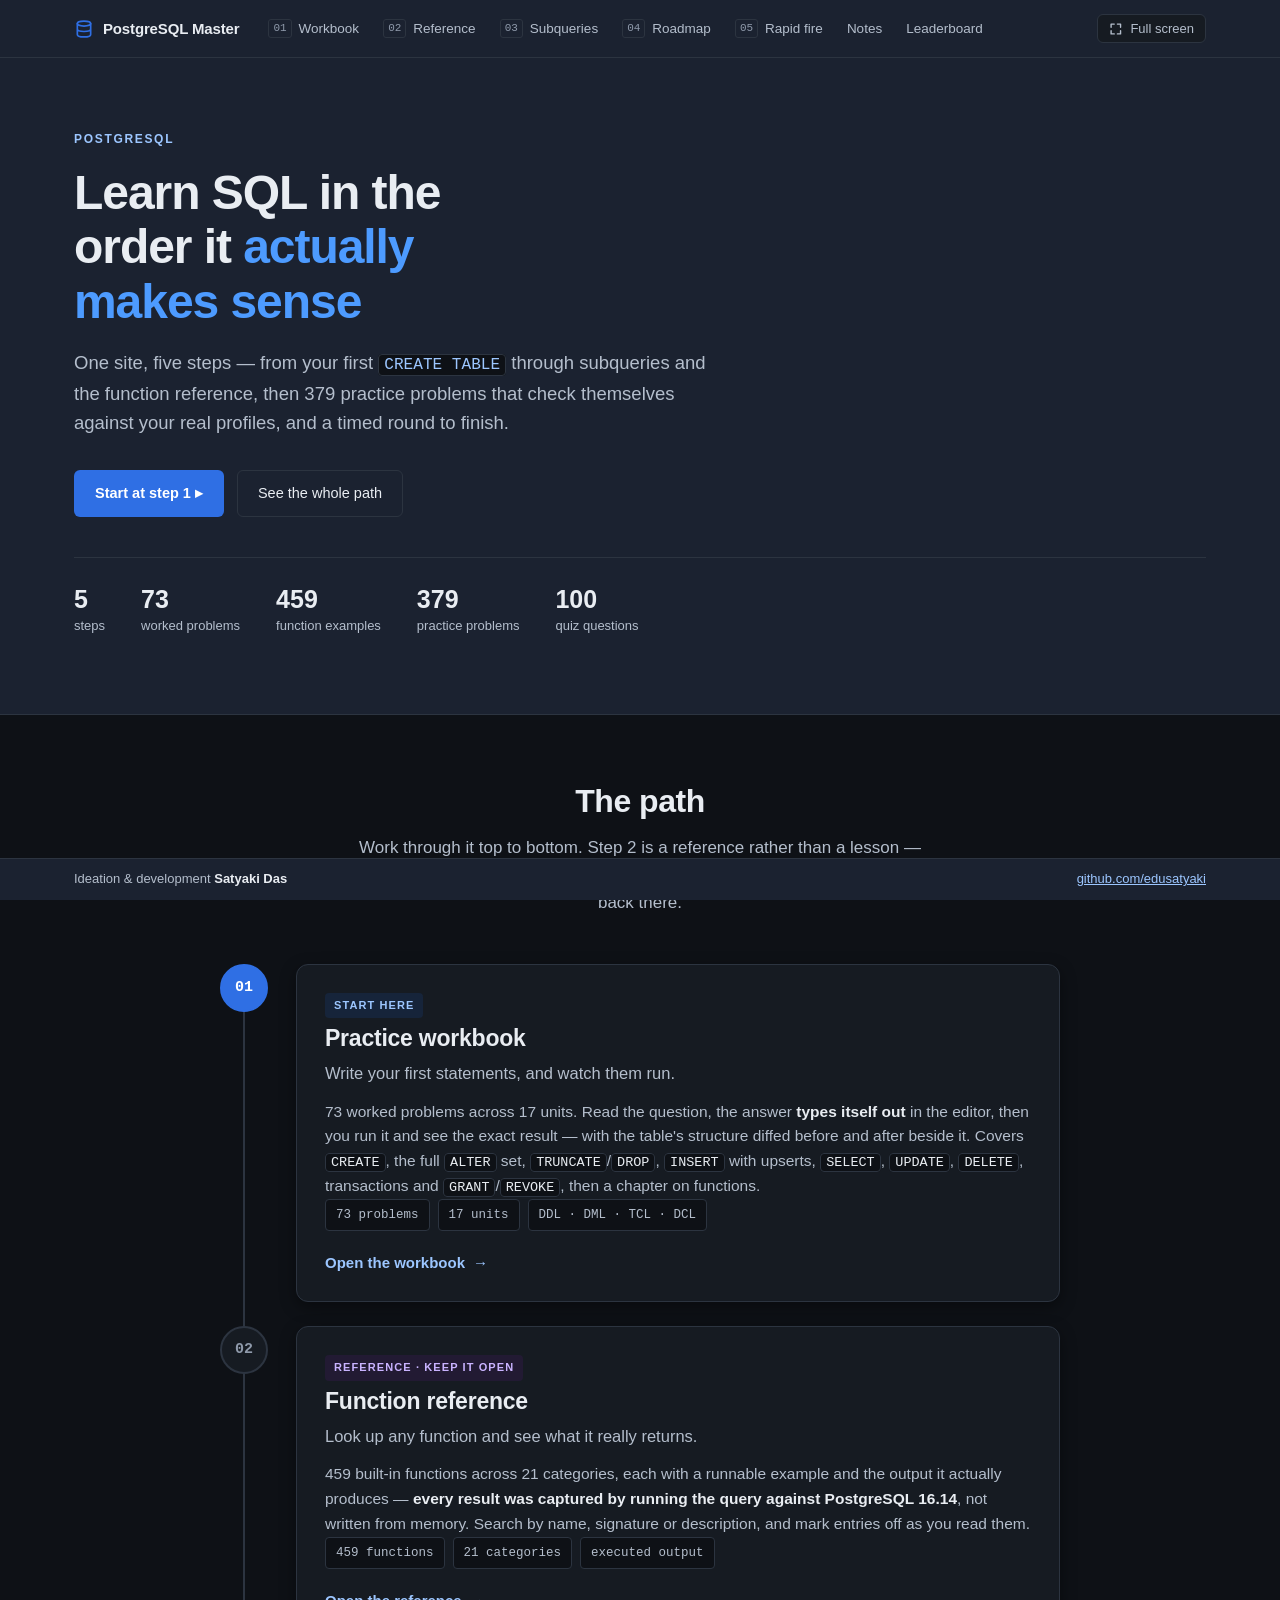
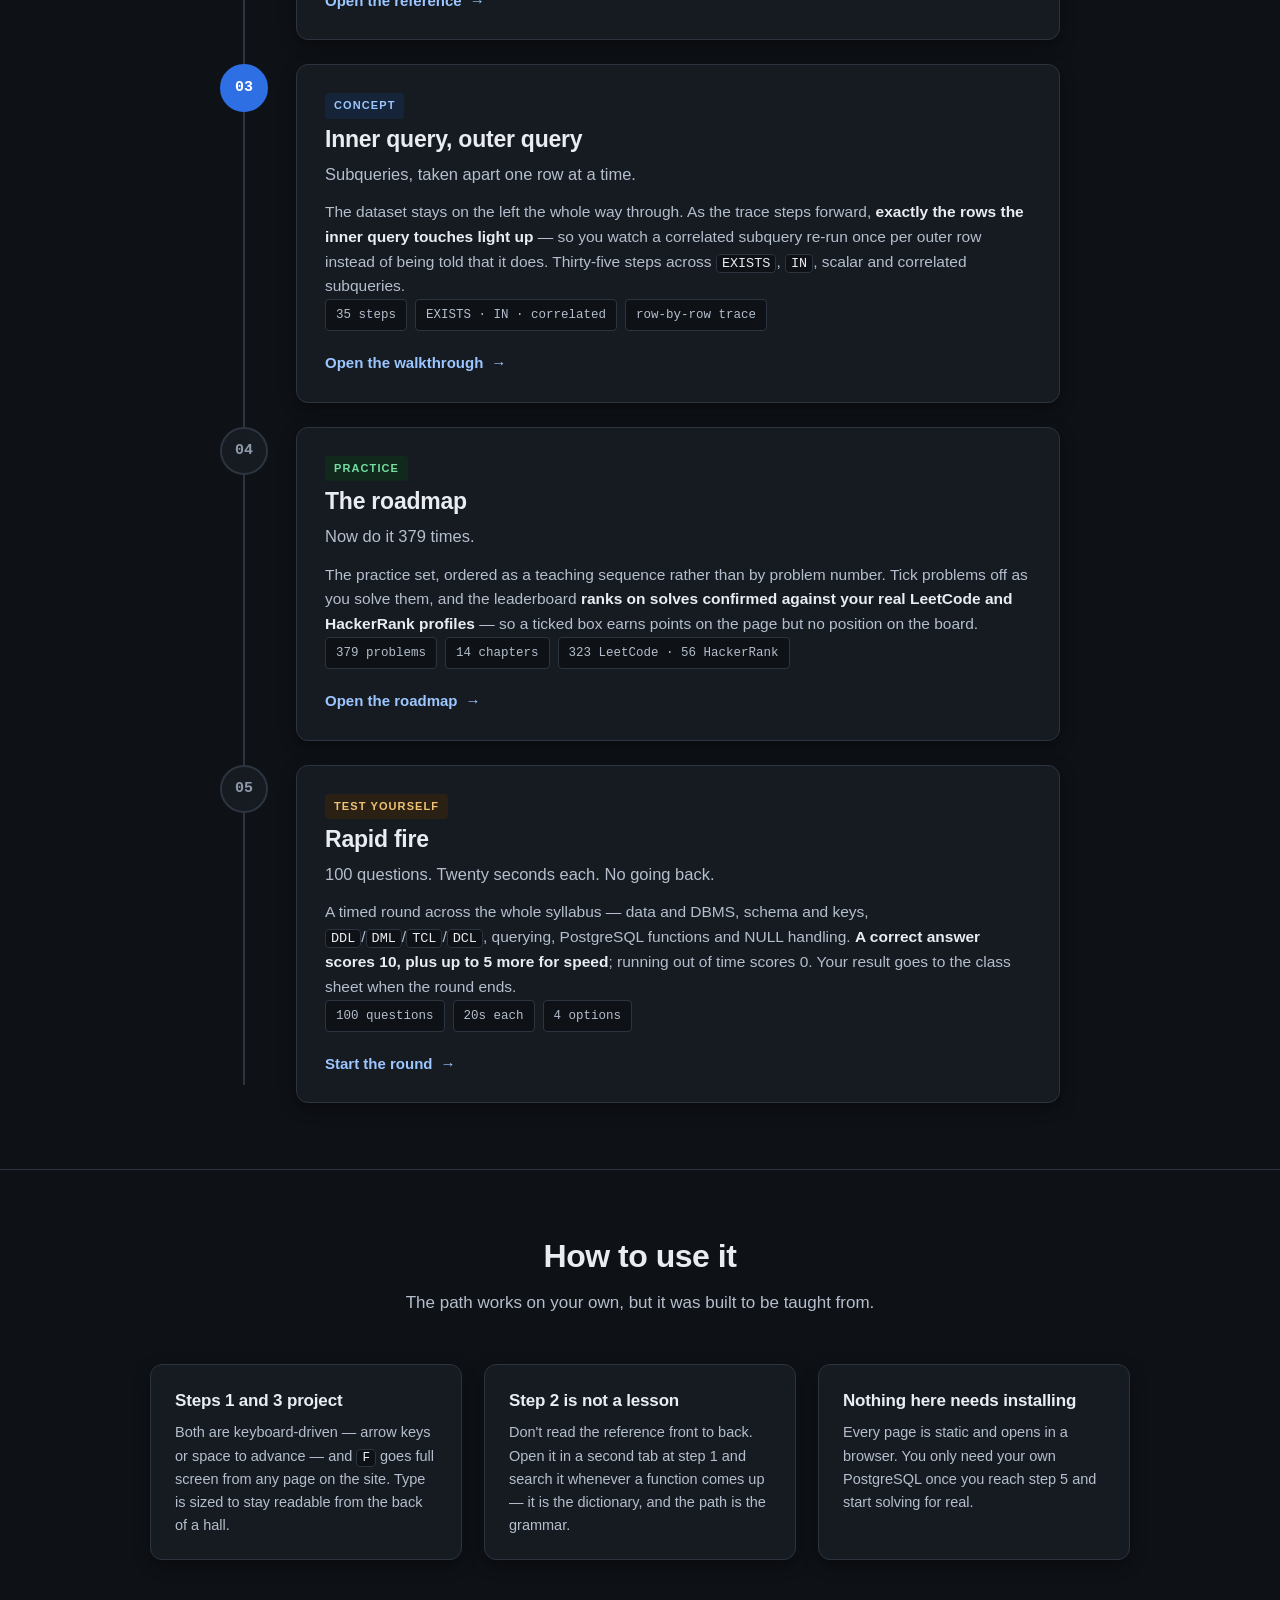
<file: index.html>
<!DOCTYPE html>
<html lang="en">
<head>
<meta charset="utf-8">
<meta name="viewport" content="width=device-width, initial-scale=1">
<title>PostgreSQL Master — the SQL course</title>
<meta name="description" content="One site, five steps: write your first statements, look up any function, take subqueries apart, practise across 379 tracked problems, then sit a timed round.">
<meta property="og:title" content="PostgreSQL Master — the SQL course">
<meta property="og:description" content="From CREATE TABLE to subqueries to 379 tracked practice problems — one site, in teaching order.">
<meta property="og:type" content="website">
<meta property="og:url" content="https://edusatyaki.github.io/PGSQLMaaster/">
<link rel="icon" href="data:image/svg+xml,%3Csvg xmlns='http://www.w3.org/2000/svg' viewBox='0 0 24 24' fill='none' stroke='%234d9bff' stroke-width='2'%3E%3Cellipse cx='12' cy='5.5' rx='8' ry='3'/%3E%3Cpath d='M4 5.5v13c0 1.7 3.6 3 8 3s8-1.3 8-3v-13M4 12c0 1.7 3.6 3 8 3s8-1.3 8-3'/%3E%3C/svg%3E">
<link rel="stylesheet" href="assets/theme.css">
<style>
.hero{background:var(--band); color:var(--band-fg); padding:72px 0 78px;
      border-bottom:1px solid var(--line)}
.hero .eyebrow{font-size:12px; font-weight:700; letter-spacing:.14em; text-transform:uppercase; color:var(--accent-deep); margin-bottom:17px}
.hero h1{font-size:48px; line-height:1.13; font-weight:600; letter-spacing:-.022em; max-width:16ch}
.hero h1 span{color:var(--accent)}
.hero p{margin-top:19px; font-size:18.5px; color:var(--ink-2); max-width:62ch}
.hero code{background:var(--ground); border-color:var(--line); color:var(--accent-deep)}
.hero-cta{display:flex; flex-wrap:wrap; gap:13px; margin-top:32px}
.hero-meta{margin-top:40px; padding-top:25px; border-top:1px solid var(--line); display:flex; flex-wrap:wrap; gap:36px}
.hero-meta div{font-size:13px; color:var(--ink-2)}
.hero-meta b{display:block; font-size:25px; color:var(--ink); font-weight:600; line-height:1.3}

.path{position:relative; max-width:840px; margin:0 auto; list-style:none}
.path::before{content:""; position:absolute; left:23px; top:18px; bottom:18px; width:2px; background:var(--line)}
.step{position:relative; padding-left:76px; padding-bottom:24px}
.step:last-child{padding-bottom:0}
.num{
  position:absolute; left:0; top:0; width:48px; height:48px; border-radius:50%;
  background:var(--white); border:2px solid var(--line); color:var(--ink-3);
  font-family:var(--mono); font-size:15px; font-weight:700;
  display:flex; align-items:center; justify-content:center; z-index:1;
}
.step.is-core .num{background:var(--accent-solid); border-color:var(--accent-solid); color:#fff}
.step .card{transition:box-shadow .18s ease, border-color .18s ease, transform .18s ease}
.step .card:hover{box-shadow:var(--shadow-lift); border-color:var(--accent-line); transform:translateY(-2px)}
.card h3{font-size:23px; margin-top:2px}
.card .lede{margin-top:3px; font-size:16.5px; color:var(--ink-2)}
.card p.body{margin-top:13px; color:var(--ink-2); font-size:15.5px}
.card p.body b{color:var(--ink)}
.go{display:inline-flex; align-items:center; gap:8px; margin-top:20px; font-size:15px; font-weight:700; color:var(--accent-deep); text-decoration:none}
.go:hover{text-decoration:underline}
.go .arw{transition:transform .15s ease}
.card:hover .go .arw{transform:translateX(3px)}

.notes{display:grid; grid-template-columns:repeat(3,1fr); gap:22px; max-width:980px; margin:0 auto}
.notes .card{padding:22px 24px}
.notes h4{font-size:17px; margin-bottom:7px}
.notes p{font-size:14.5px; color:var(--ink-2)}

@media (max-width:860px){ .notes{grid-template-columns:1fr} }
@media (max-width:640px){
  .hero{padding:48px 0 54px}
  .hero h1{font-size:32px}
  .hero p{font-size:16.5px}
  .hero-meta{gap:22px}
  .hero-meta b{font-size:21px}
  .path::before{left:15px}
  .step{padding-left:50px}
  .num{width:32px; height:32px; font-size:12.5px}
  .hero-cta .btn{width:100%}
}
</style>
</head>
<body class="app">

<header data-shell></header>

<div class="hero">
  <div class="wrap">
    <div class="eyebrow">PostgreSQL</div>
    <h1>Learn SQL in the order it <span>actually makes sense</span></h1>
    <p>
      One site, five steps — from your first <code>CREATE TABLE</code> through subqueries and
      the function reference, then 379 practice problems that check themselves against your real
      profiles, and a timed round to finish.
    </p>
    <div class="hero-cta">
      <a class="btn" href="workbook.html">Start at step 1 ▸</a>
      <a class="btn btn-dark" href="#path">See the whole path</a>
    </div>
    <div class="hero-meta">
      <div><b>5</b>steps</div>
      <div><b>73</b>worked problems</div>
      <div><b>459</b>function examples</div>
      <div><b>379</b>practice problems</div>
      <div><b>100</b>quiz questions</div>
    </div>
  </div>
</div>

<main>
<section class="band" id="path">
  <div class="wrap">
    <div class="head">
      <h2>The path</h2>
      <p>
        Work through it top to bottom. Step 2 is a reference rather than a lesson — open it once
        and leave it open, because every step after it will send you back there.
      </p>
    </div>

    <ol class="path">

      <li class="step is-core">
        <div class="num">01</div>
        <article class="card">
          <span class="tag">Start here</span>
          <h3>Practice workbook</h3>
          <div class="lede">Write your first statements, and watch them run.</div>
          <p class="body">
            73 worked problems across 17 units. Read the question, the answer <b>types itself
            out</b> in the editor, then you run it and see the exact result — with the table's
            structure diffed before and after beside it. Covers <code>CREATE</code>, the full
            <code>ALTER</code> set, <code>TRUNCATE</code>/<code>DROP</code>, <code>INSERT</code>
            with upserts, <code>SELECT</code>, <code>UPDATE</code>, <code>DELETE</code>,
            transactions and <code>GRANT</code>/<code>REVOKE</code>, then a chapter on functions.
          </p>
          <ul class="chips"><li class="chip">73 problems</li><li class="chip">17 units</li><li class="chip">DDL · DML · TCL · DCL</li></ul>
          <a class="go" href="workbook.html">Open the workbook <span class="arw">→</span></a>
        </article>
      </li>

      <li class="step">
        <div class="num">02</div>
        <article class="card">
          <span class="tag tag-note">Reference · keep it open</span>
          <h3>Function reference</h3>
          <div class="lede">Look up any function and see what it really returns.</div>
          <p class="body">
            459 built-in functions across 21 categories, each with a runnable example and the
            output it actually produces — <b>every result was captured by running the query
            against PostgreSQL 16.14</b>, not written from memory. Search by name, signature or
            description, and mark entries off as you read them.
          </p>
          <ul class="chips"><li class="chip">459 functions</li><li class="chip">21 categories</li><li class="chip">executed output</li></ul>
          <a class="go" href="reference.html">Open the reference <span class="arw">→</span></a>
        </article>
      </li>

      <li class="step is-core">
        <div class="num">03</div>
        <article class="card">
          <span class="tag">Concept</span>
          <h3>Inner query, outer query</h3>
          <div class="lede">Subqueries, taken apart one row at a time.</div>
          <p class="body">
            The dataset stays on the left the whole way through. As the trace steps forward,
            <b>exactly the rows the inner query touches light up</b> — so you watch a correlated
            subquery re-run once per outer row instead of being told that it does. Thirty-five
            steps across <code>EXISTS</code>, <code>IN</code>, scalar and correlated subqueries.
          </p>
          <ul class="chips"><li class="chip">35 steps</li><li class="chip">EXISTS · IN · correlated</li><li class="chip">row-by-row trace</li></ul>
          <a class="go" href="subqueries.html">Open the walkthrough <span class="arw">→</span></a>
        </article>
      </li>


      <li class="step">
        <div class="num">04</div>
        <article class="card">
          <span class="tag tag-good">Practice</span>
          <h3>The roadmap</h3>
          <div class="lede">Now do it 379 times.</div>
          <p class="body">
            The practice set, ordered as a teaching sequence rather than by problem number. Tick
            problems off as you solve them, and the leaderboard <b>ranks on solves confirmed
            against your real LeetCode and HackerRank profiles</b> — so a ticked box earns points
            on the page but no position on the board.
          </p>
          <ul class="chips"><li class="chip">379 problems</li><li class="chip">14 chapters</li><li class="chip">323 LeetCode · 56 HackerRank</li></ul>
          <a class="go" href="roadmap.html">Open the roadmap <span class="arw">→</span></a>
        </article>
      </li>


      <li class="step">
        <div class="num">05</div>
        <article class="card">
          <span class="tag tag-warn">Test yourself</span>
          <h3>Rapid fire</h3>
          <div class="lede">100 questions. Twenty seconds each. No going back.</div>
          <p class="body">
            A timed round across the whole syllabus — data and DBMS, schema and keys,
            <code>DDL</code>/<code>DML</code>/<code>TCL</code>/<code>DCL</code>, querying,
            PostgreSQL functions and NULL handling. <b>A correct answer scores 10, plus up to 5
            more for speed</b>; running out of time scores 0. Your result goes to the class sheet
            when the round ends.
          </p>
          <ul class="chips"><li class="chip">100 questions</li><li class="chip">20s each</li><li class="chip">4 options</li></ul>
          <a class="go" href="rapidfire.html">Start the round <span class="arw">→</span></a>
        </article>
      </li>

    </ol>
  </div>
</section>

<section class="band band-grey">
  <div class="wrap">
    <div class="head">
      <h2>How to use it</h2>
      <p>The path works on your own, but it was built to be taught from.</p>
    </div>
    <div class="notes">
      <div class="card">
        <h4>Steps 1 and 3 project</h4>
        <p>
          Both are keyboard-driven — arrow keys or space to advance — and <code>F</code> goes
          full screen from any page on the site. Type is sized to stay readable from the back of
          a hall.
        </p>
      </div>
      <div class="card">
        <h4>Step 2 is not a lesson</h4>
        <p>
          Don't read the reference front to back. Open it in a second tab at step 1 and search it
          whenever a function comes up — it is the dictionary, and the path is the grammar.
        </p>
      </div>
      <div class="card">
        <h4>Nothing here needs installing</h4>
        <p>
          Every page is static and opens in a browser. You only need your own PostgreSQL once you
          reach step 5 and start solving for real.
        </p>
      </div>
    </div>
  </div>
</section>
</main>

<footer data-shell></footer>

<script src="assets/shell.js"></script>
<script>Shell.mount("");</script>
</body>
</html>
</file>
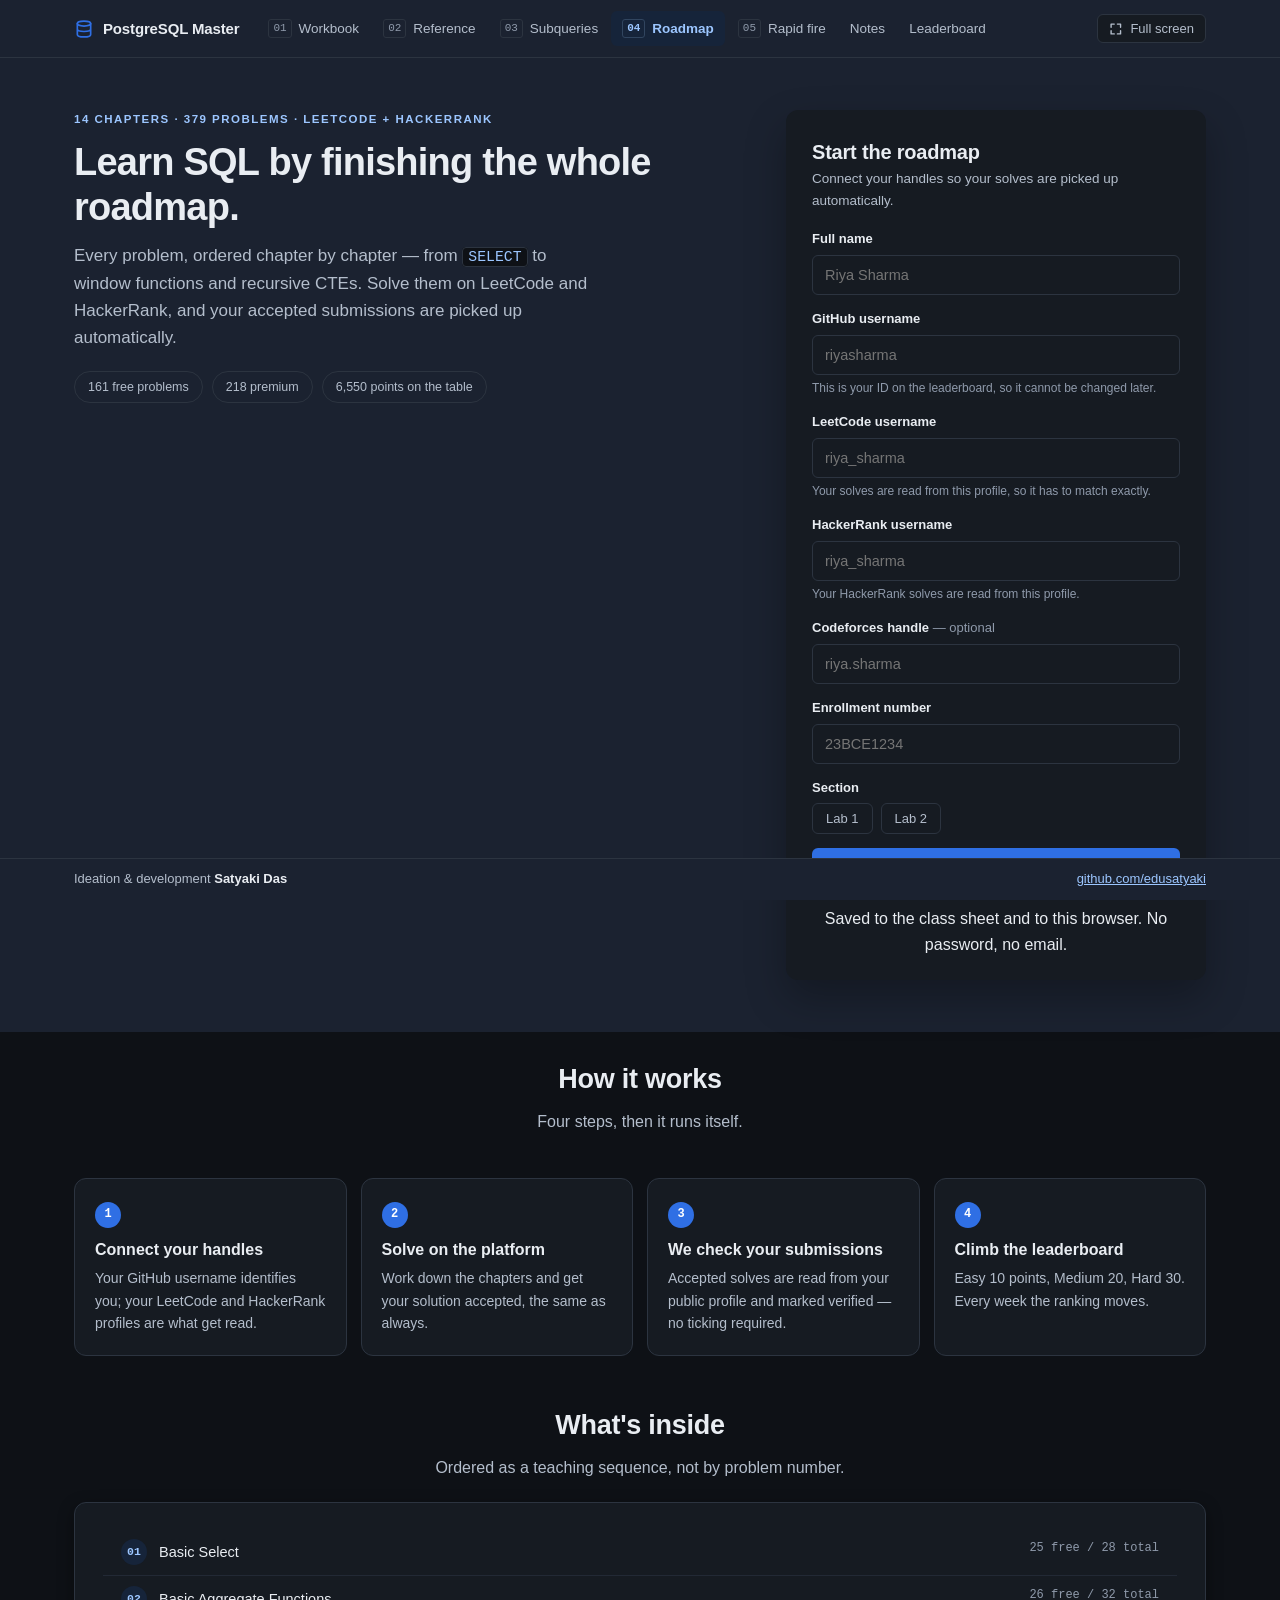
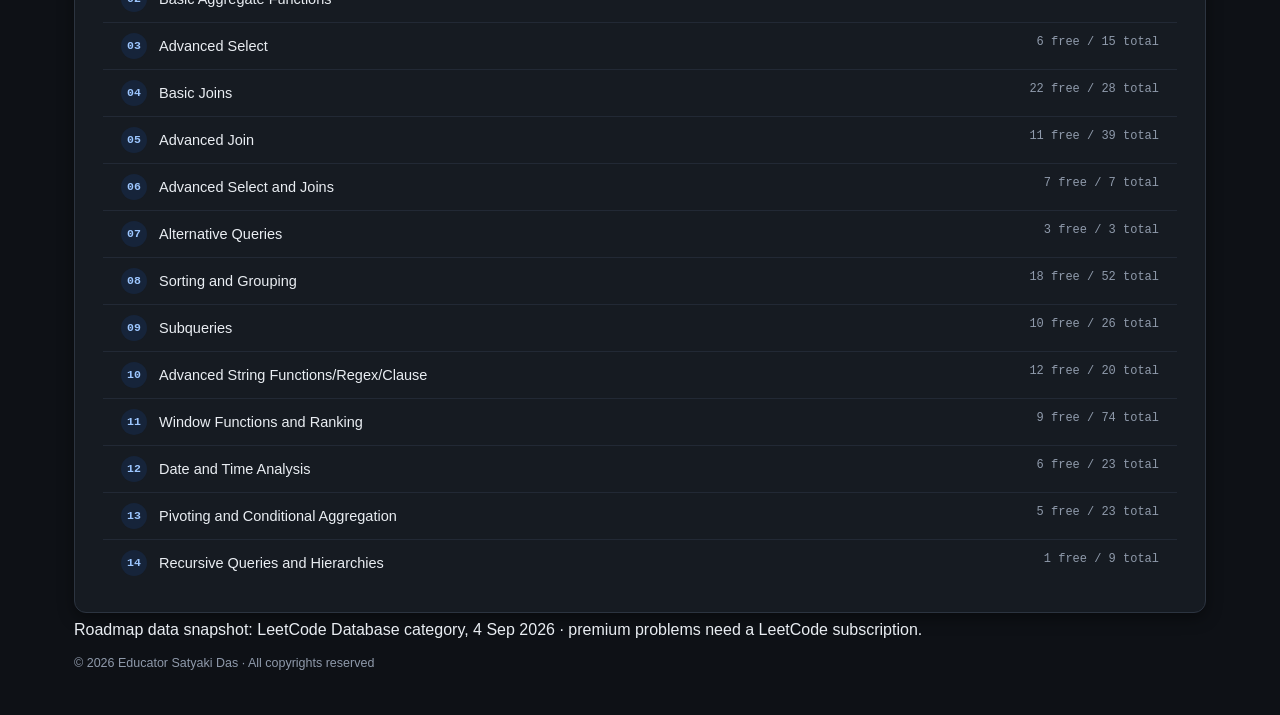
<file: join.html>
<!DOCTYPE html>
<html lang="en">
<head>
<meta charset="utf-8">
<meta name="viewport" content="width=device-width, initial-scale=1">
<title>Join the roadmap — PostgreSQL Master</title>
<meta name="description" content="Connect your GitHub, LeetCode and HackerRank handles so your accepted submissions are picked up automatically.">
<link rel="icon" href="data:image/svg+xml,%3Csvg xmlns='http://www.w3.org/2000/svg' viewBox='0 0 24 24' fill='none' stroke='%234d9bff' stroke-width='2'%3E%3Cellipse cx='12' cy='5.5' rx='8' ry='3'/%3E%3Cpath d='M4 5.5v13c0 1.7 3.6 3 8 3s8-1.3 8-3v-13M4 12c0 1.7 3.6 3 8 3s8-1.3 8-3'/%3E%3C/svg%3E">
<link rel="stylesheet" href="assets/theme.css">
<link rel="stylesheet" href="assets/roadmap.css">
</head>
<body>

<header data-shell></header>
<section class="hero-band">
    <div class="hero-in">
      <div>
        <p class="eyebrow">14 chapters &middot; 379 problems &middot; LeetCode + HackerRank</p>
        <h1>Learn SQL by finishing the whole roadmap.</h1>
        <p class="lede">Every problem, ordered chapter by chapter &mdash; from <code>SELECT</code>
          to window functions and recursive CTEs. Solve them on LeetCode and HackerRank, and your
          accepted submissions are picked up automatically.</p>
        <div class="pillrow">
          <span class="pill">161 free problems</span>
          <span class="pill">218 premium</span>
          <span class="pill">6,550 points on the table</span>
        </div>
      </div>

      <div class="hero-card" id="join-card">
        <h2>Start the roadmap</h2>
        <p class="small muted" style="margin:0 0 18px">Connect your handles so your solves are
          picked up automatically.</p>
      <form id="join" novalidate>
        <div class="field">
          <label for="name">Full name</label>
          <input type="text" id="name" name="name" autocomplete="name" placeholder="Riya Sharma" required>
          <div class="err" id="e-name" hidden></div>
        </div>
        <div class="field">
          <label for="github">GitHub username</label>
          <input type="text" id="github" name="github" autocomplete="off" spellcheck="false" placeholder="riyasharma" required>
          <div class="hint" id="h-github">This is your ID on the leaderboard, so it cannot be changed later.</div>
          <div class="err" id="e-github" hidden></div>
        </div>
        <div class="field">
          <label for="leetcode">LeetCode username</label>
          <input type="text" id="leetcode" name="leetcode" autocomplete="off" spellcheck="false" placeholder="riya_sharma" required>
          <div class="hint">Your solves are read from this profile, so it has to match exactly.</div>
          <div class="err" id="e-leetcode" hidden></div>
        </div>
        <div class="field">
          <label for="hackerrank">HackerRank username</label>
          <input type="text" id="hackerrank" name="hackerrank" autocomplete="off" spellcheck="false" placeholder="riya_sharma" required>
          <div class="hint">Your HackerRank solves are read from this profile.</div>
          <div class="err" id="e-hackerrank" hidden></div>
        </div>
        <div class="field">
          <label for="codeforces">Codeforces handle <span class="opt">— optional</span></label>
          <input type="text" id="codeforces" name="codeforces" autocomplete="off" spellcheck="false" placeholder="riya.sharma">
          <div class="hint" id="h-codeforces"></div>
          <div class="err" id="e-codeforces" hidden></div>
        </div>
        <div class="field">
          <label for="enrollment">Enrollment number</label>
          <input type="text" id="enrollment" name="enrollment" autocomplete="off" spellcheck="false" placeholder="23BCE1234" required>
          <div class="err" id="e-enrollment" hidden></div>
        </div>
        <div class="field">
          <span class="lbl" id="section-label">Section</span>
          <div class="row" id="section" role="group" aria-labelledby="section-label" style="gap:8px">
            <button class="chipbtn" type="button" data-v="Lab 1" aria-pressed="false">Lab 1</button>
            <button class="chipbtn" type="button" data-v="Lab 2" aria-pressed="false">Lab 2</button>
          </div>
          <div class="err" id="e-section" hidden></div>
        </div>
        <button class="btn-primary btn-lg" type="submit" id="submit" style="width:100%;justify-content:center">
          Start the roadmap <span class="arrow" aria-hidden="true">&rarr;</span>
        </button>
        <p class="hint" style="text-align:center;margin-top:10px">
          Saved to the class sheet and to this browser. No password, no email.</p>
      </form>
        <div id="joined" hidden></div>
      </div>
    </div>
  </section>

<main class="wrap" id="main">

  <div id="status"></div>

  <section class="stack" style="gap:26px">
    <div class="section-head">
      <h2>How it works</h2>
      <p>Four steps, then it runs itself.</p>
    </div>
    <div class="stats" style="grid-template-columns:repeat(auto-fit,minmax(220px,1fr))">
      <div class="step"><span class="n">1</span><b>Connect your handles</b>
        <p>Your GitHub username identifies you; your LeetCode and HackerRank profiles are what
          get read.</p></div>
      <div class="step"><span class="n">2</span><b>Solve on the platform</b>
        <p>Work down the chapters and get your solution accepted, the same as always.</p></div>
      <div class="step"><span class="n">3</span><b>We check your submissions</b>
        <p>Accepted solves are read from your public profile and marked verified &mdash; no
          ticking required.</p></div>
      <div class="step"><span class="n">4</span><b>Climb the leaderboard</b>
        <p>Easy 10 points, Medium 20, Hard 30. Every week the ranking moves.</p></div>
    </div>
  </section>

  <section class="stack" style="gap:22px">
    <div class="section-head"><h2>What's inside</h2>
      <p>Ordered as a teaching sequence, not by problem number.</p></div>
    <div class="card" id="chapters-preview"><div class="empty">Loading chapters…</div></div>
  </section>

  <footer>
    Roadmap data snapshot: LeetCode Database category, 4 Sep 2026 &middot; premium problems need a
    LeetCode subscription.
    <p class="byline">&copy; <span data-year>2026</span> Educator Satyaki Das &middot;
      All copyrights reserved</p>
  </footer>
</main>
<div class="wrap"><div id="pager"></div></div>

<footer data-shell></footer>

<script src="assets/shell.js"></script>
<script src="assets/config.js"></script>
<script src="assets/roadmap-core.js"></script>
<script src="assets/rm-join.js"></script>
</body>
</html>
</file>
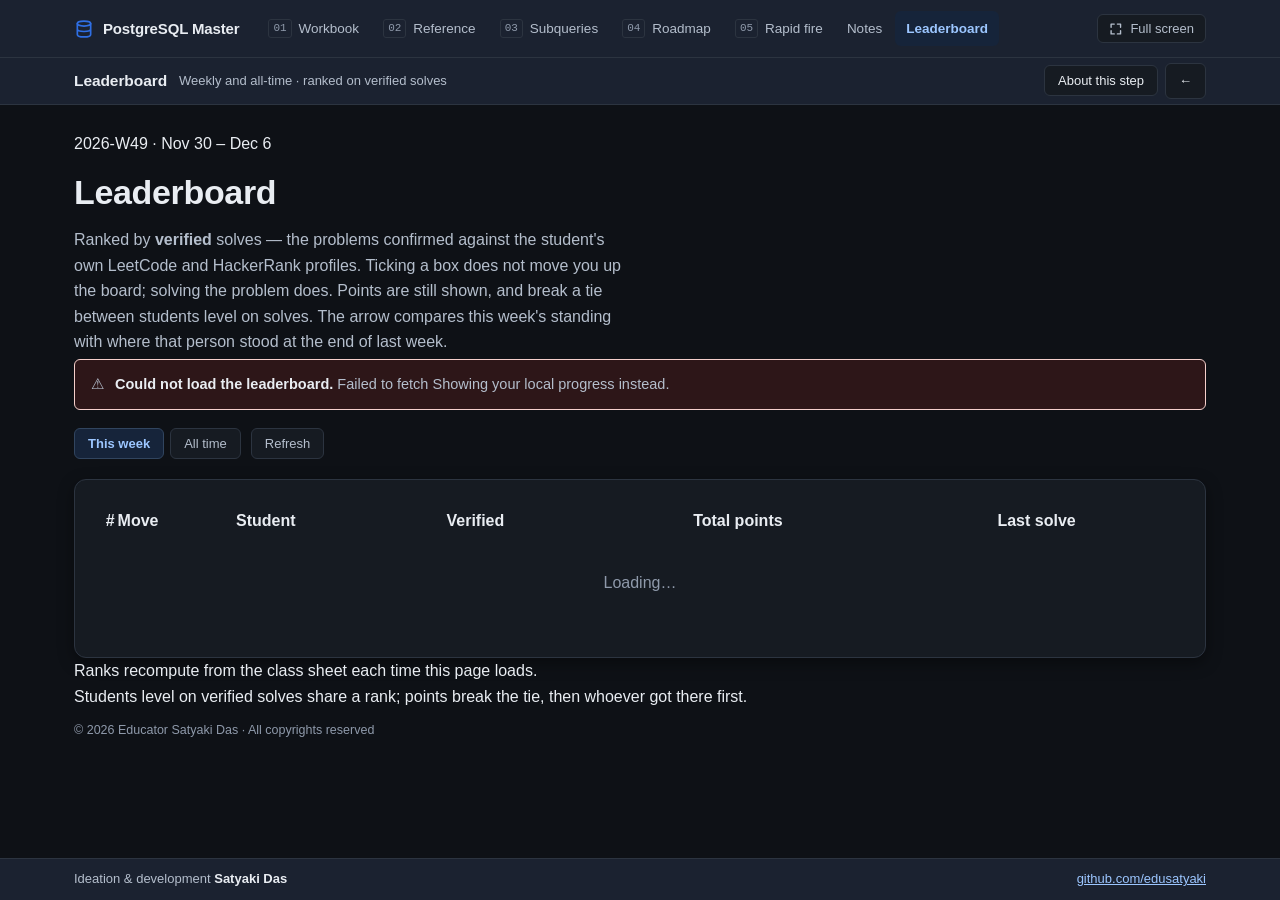
<file: leaderboard.html>
<!DOCTYPE html>
<html lang="en">
<head>
<meta charset="utf-8">
<meta name="viewport" content="width=device-width, initial-scale=1">
<title>Leaderboard — PostgreSQL Master</title>
<meta name="description" content="Weekly and all-time standings, ranked on solves confirmed against real LeetCode and HackerRank profiles.">
<link rel="icon" href="data:image/svg+xml,%3Csvg xmlns='http://www.w3.org/2000/svg' viewBox='0 0 24 24' fill='none' stroke='%234d9bff' stroke-width='2'%3E%3Cellipse cx='12' cy='5.5' rx='8' ry='3'/%3E%3Cpath d='M4 5.5v13c0 1.7 3.6 3 8 3s8-1.3 8-3v-13M4 12c0 1.7 3.6 3 8 3s8-1.3 8-3'/%3E%3C/svg%3E">
<link rel="stylesheet" href="assets/theme.css">
<link rel="stylesheet" href="assets/roadmap.css">
</head>
<body>

<header data-shell></header>

<div data-ctx></div>
<main class="wrap" id="main">
  <section class="stack">
    <p class="eyebrow" id="weeklabel">&nbsp;</p>
    <h1 style="font-size:clamp(24px,4vw,34px)">Leaderboard</h1>
    <p class="muted" style="max-width:62ch">Ranked by <b>verified</b> solves — the problems
      confirmed against the student's own LeetCode and HackerRank profiles. Ticking a box does
      not move you up the board; solving the problem does. Points are still shown, and break a
      tie between students level on solves. The arrow compares this week's standing with where
      that person stood at the end of last week.</p>
  </section>

  <div id="status"></div>

  <div class="toolbar">
    <div class="row" id="f-view" role="group" aria-label="Leaderboard range">
      <button class="chipbtn" data-v="week" aria-pressed="true">This week</button>
      <button class="chipbtn" data-v="all" aria-pressed="false">All time</button>
    </div>
    <button class="chipbtn" id="refresh">Refresh</button>
    <span class="ch-meta" id="updated"></span>
  </div>

  <div class="podium" id="podium"></div>

  <div class="card">
    <div class="tablewrap">
      <table class="lb">
        <thead><tr>
          <th style="width:1%">#</th><th style="width:1%">Move</th><th>Student</th>
          <th id="verhead">Verified</th><th>Total points</th>
          <th>Last solve</th>
        </tr></thead>
        <tbody id="rows"><tr><td colspan="6"><div class="empty">Loading…</div></td></tr></tbody>
      </table>
    </div>
  </div>

  <footer>
    Ranks recompute from the class sheet each time this page loads.<br>
    Students level on verified solves share a rank; points break the tie, then whoever got there first.
    <p class="byline">&copy; <span data-year>2026</span> Educator Satyaki Das &middot;
      All copyrights reserved</p>
  </footer>
</main>
<footer data-shell></footer>

<script src="assets/shell.js"></script>
<script src="assets/config.js"></script>
<script src="assets/roadmap-core.js"></script>
<script src="assets/rm-leaderboard.js"></script>
</body>
</html>
</file>
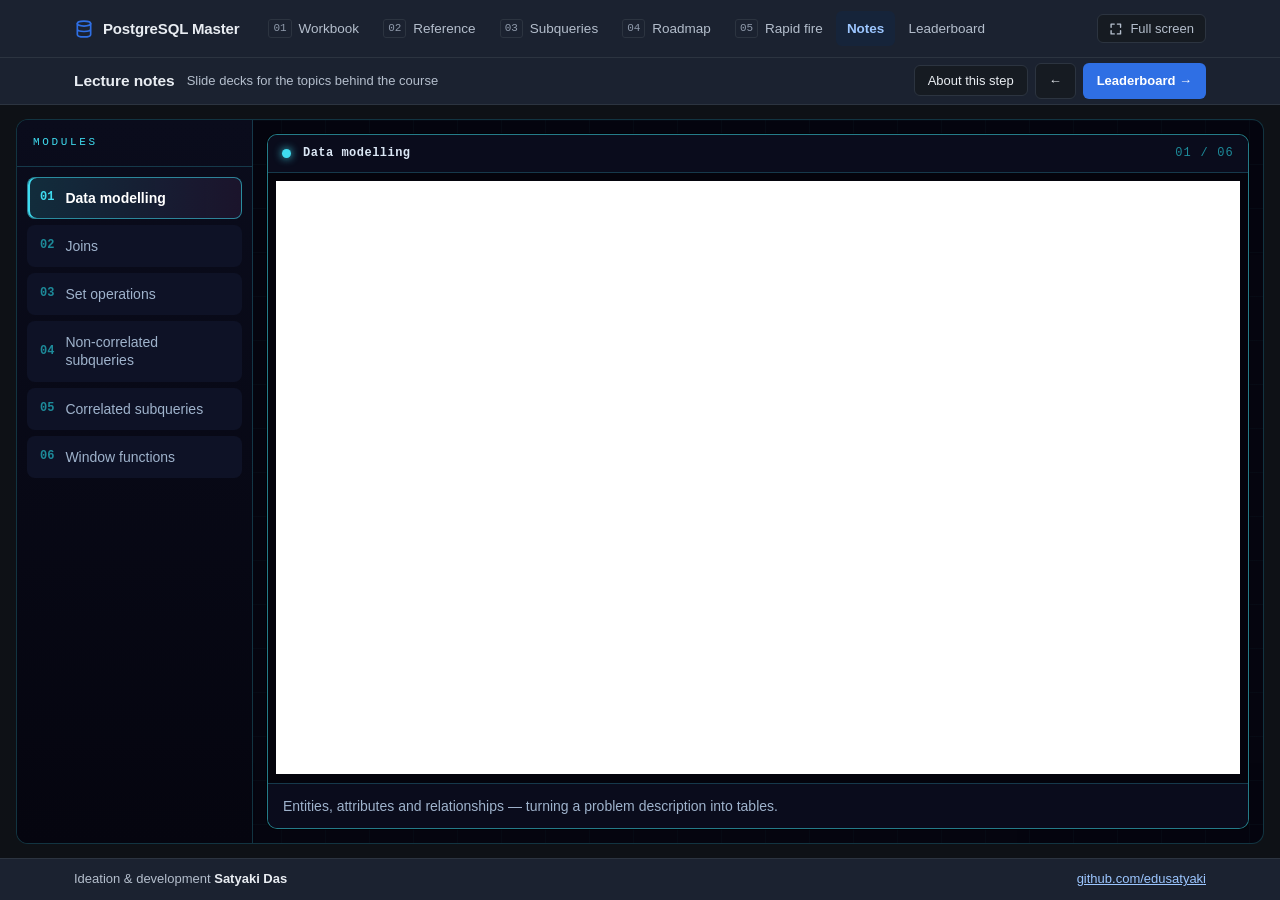
<file: notes.html>
<!DOCTYPE html>
<html lang="en">
<head>
<meta charset="utf-8">
<meta name="viewport" content="width=device-width, initial-scale=1">
<title>Lecture notes — PostgreSQL Master</title>
<meta name="description" content="The slide decks handed out alongside the lectures: data modelling, joins, set operations, subqueries and window functions.">
<link rel="icon" href="data:image/svg+xml,%3Csvg xmlns='http://www.w3.org/2000/svg' viewBox='0 0 24 24' fill='none' stroke='%234d9bff' stroke-width='2'%3E%3Cellipse cx='12' cy='5.5' rx='8' ry='3'/%3E%3Cpath d='M4 5.5v13c0 1.7 3.6 3 8 3s8-1.3 8-3v-13M4 12c0 1.7 3.6 3 8 3s8-1.3 8-3'/%3E%3C/svg%3E">
<link rel="stylesheet" href="assets/theme.css">
<link rel="stylesheet" href="assets/notes.css">
<style>.nthost{flex:1; min-height:0; display:flex; flex-direction:column}</style>
</head>
<body class="fixed">

<header data-shell></header>

<div data-ctx></div>

<main>
<div class="fillhost">
  <div class="wrap">
    <section class="ntmod" id="ntmod" data-fs-target aria-label="Lecture notes console">

      <div class="nt-boot" id="ntBoot">
        <button class="nt-power" id="ntPower" type="button" aria-label="Open the lecture notes">
          <span class="ring dash" aria-hidden="true"></span>
          <span class="ring glow" aria-hidden="true"></span>
          <svg viewBox="0 0 24 24" fill="none" stroke="currentColor" stroke-width="2"
               stroke-linecap="round" aria-hidden="true">
            <path d="M12 3v9"/><path d="M6.6 6.6a8 8 0 1 0 10.8 0"/>
          </svg>
        </button>
        <div class="cap">Lecture notes</div>
        <p class="sub">Six decks from the lectures. Press to open the console — then pick a topic
          from the rail and the deck loads in place.</p>
      </div>

      <div class="nt-shell" id="ntShell" hidden>
        <nav class="nt-rail" aria-label="Topics">
          <div class="hd">Modules</div>
          <div class="nt-list" id="ntList"></div>
        </nav>
        <div class="nt-screen">
          <div class="nt-bezel">
            <div class="nt-bar">
              <span class="dot" aria-hidden="true"></span>
              <span class="ttl" id="ntTitle"></span>
              <span class="fill"></span>
              <span class="nt-page" id="ntPage"></span>
            </div>
            <div class="nt-stage"><div class="nt-frame" id="ntFrame"></div></div>
            <p class="nt-blurb" id="ntBlurb"></p>
          </div>
        </div>
      </div>

    </section>
  </div>
</div>
</main>

<footer data-shell></footer>

<script src="assets/shell.js"></script>
<script src="assets/notes.js"></script>
<script>
  Shell.mount("notes");
  Shell.ctx("notes");

  (function () {
    "use strict";
    var $ = function (id) { return document.getElementById(id); };
    var boot = $("ntBoot"), shell = $("ntShell"), list = $("ntList");
    var frame = $("ntFrame"), title = $("ntTitle"), blurb = $("ntBlurb"), page = $("ntPage");
    var current = -1, turn = 0;

    list.innerHTML = NOTES.map(function (n, i) {
      return '<button class="nt-item" type="button" data-i="' + i + '" aria-current="false">' +
        '<span class="n">' + String(i + 1).padStart(2, "0") + "</span>" +
        "<span>" + Shell.esc(n.topic) + "</span></button>";
    }).join("");

    function show(i) {
      if (i === current) return;
      current = i;
      var n = NOTES[i];
      title.textContent = n.topic;
      blurb.textContent = n.blurb;
      page.textContent = String(i + 1).padStart(2, "0") + " / " +
                         String(NOTES.length).padStart(2, "0");
      /* replace rather than reassign src: a fresh iframe avoids adding a history
         entry per deck, so Back leaves the notes instead of walking the decks */
      frame.innerHTML = '<iframe src="' + n.embed + '" title="' + Shell.esc(n.topic) +
        '" allow="fullscreen"></iframe>';
      /* Some browsers and privacy settings refuse third-party frames outright.
         If the frame has not reported a load shortly, offer the deck directly
         rather than leaving a black rectangle. */
      var f = frame.firstChild, ok = false, mine = ++turn;
      f.addEventListener("load", function () { ok = true; });
      setTimeout(function () {
        if (ok || mine !== turn || !frame.firstChild) return;
        frame.insertAdjacentHTML("beforeend",
          '<div class="nt-fallback"><p>This deck could not be displayed here — your browser ' +
          'may be blocking embedded content.</p><a href="' + n.embed.replace(/\?.*$/, "") +
          '" target="_blank" rel="noopener">Open the deck in a new tab</a></div>');
      }, 6000);
      [].forEach.call(list.children, function (b, k) {
        b.setAttribute("aria-current", String(k === i));
      });
    }

    list.addEventListener("click", function (e) {
      var b = e.target.closest(".nt-item");
      if (b) show(+b.dataset.i);
    });

    function engage(i, focus) {
      boot.hidden = true;
      shell.hidden = false;
      show(i === undefined ? 0 : i);   /* takes an index so a deep link does not
                                          load deck 0's embed before the real one */
      if (focus) {
        var first = list.querySelector(".nt-item");
        if (first) first.focus();
      }
    }

    /* The boot screen is an intro, not a gate. It used to wait for a click,
       which meant a visitor landed on an empty dark panel and saw no notes at
       all unless they guessed to press it. It now clears itself; clicking just
       skips ahead, and reduced-motion users never see it. */
    $("ntPower").addEventListener("click", function () { engage(undefined, true); });
    if (matchMedia("(prefers-reduced-motion: reduce)").matches) {
      engage();
    } else {
      setTimeout(function () { if (!boot.hidden) engage(); }, 900);
    }

    /* Deep link: notes.html#joins opens that deck. Also on hashchange — moving
       between hashes on the same page does not reload it, so a load-time check
       alone would silently do nothing. */
    function fromHash() {
      var slug = decodeURIComponent(location.hash.slice(1)).toLowerCase();
      if (!slug) return;
      var hit = NOTES.findIndex(function (n) {
        return n.topic.toLowerCase().replace(/[^a-z]+/g, "-") === slug;
      });
      if (hit > -1) engage(hit);
    }
    addEventListener("hashchange", fromHash);
    fromHash();
  })();
</script>
</body>
</html>
</file>
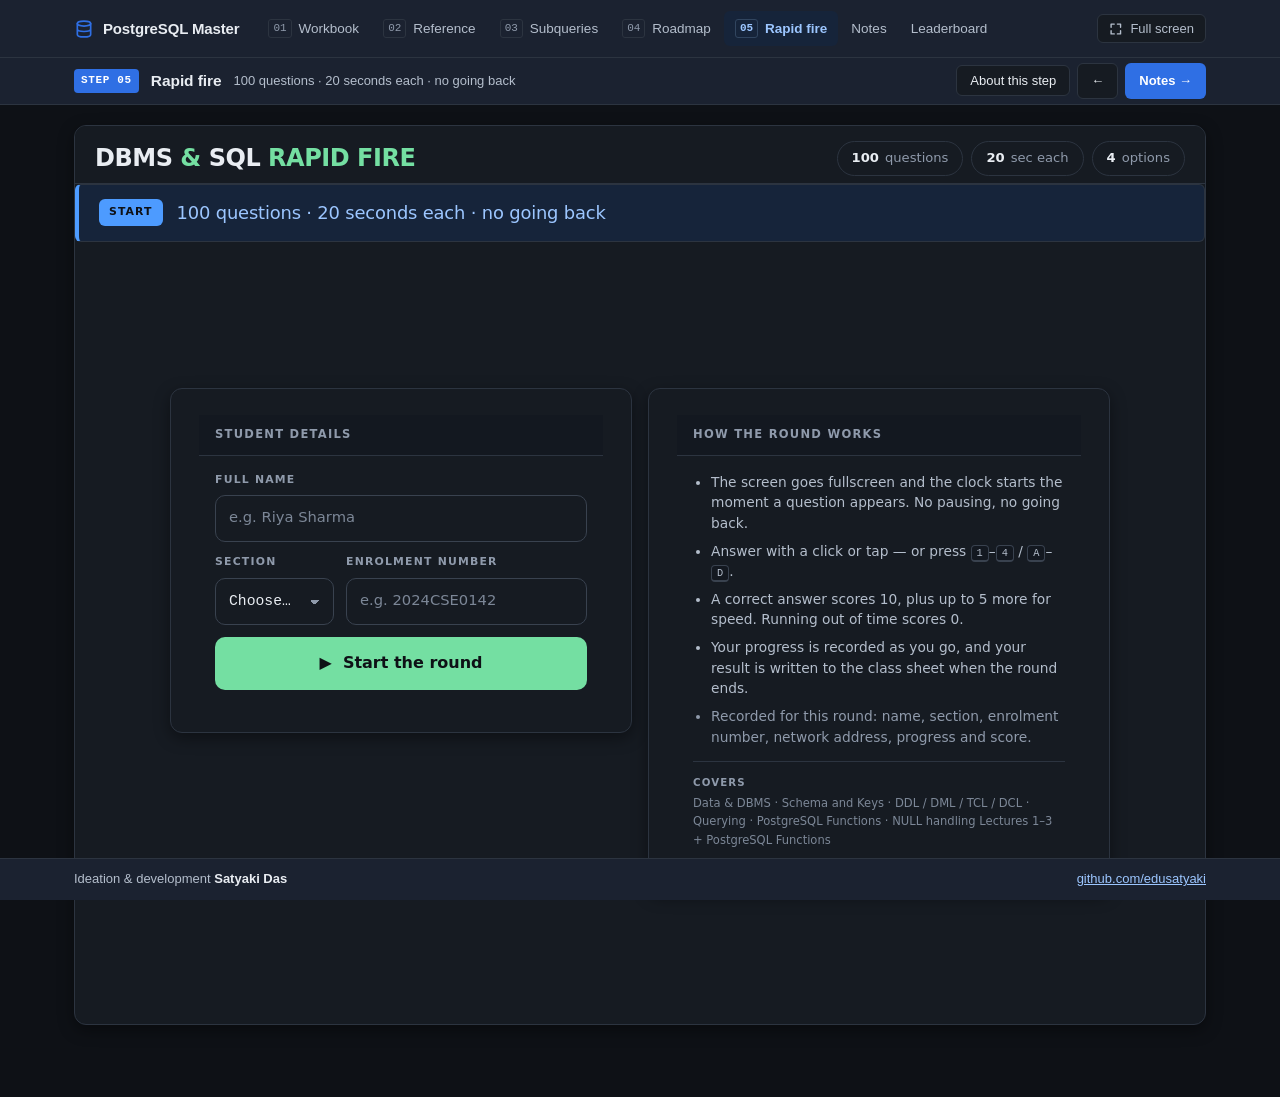
<file: rapidfire.html>
<!DOCTYPE html>
<html lang="en">
<head>
<meta charset="utf-8">
<meta name="viewport" content="width=device-width, initial-scale=1">
<title>Rapid fire — PostgreSQL Master</title>
<meta name="description" content="A timed 100-question round over the whole syllabus: four options, twenty seconds each, no going back.">
<link rel="icon" href="data:image/svg+xml,%3Csvg xmlns='http://www.w3.org/2000/svg' viewBox='0 0 24 24' fill='none' stroke='%234d9bff' stroke-width='2'%3E%3Cellipse cx='12' cy='5.5' rx='8' ry='3'/%3E%3Cpath d='M4 5.5v13c0 1.7 3.6 3 8 3s8-1.3 8-3v-13M4 12c0 1.7 3.6 3 8 3s8-1.3 8-3'/%3E%3C/svg%3E">
<link rel="stylesheet" href="assets/theme.css">
<link rel="stylesheet" href="assets/dbms.css">
<style>
  /* the round sits inside the site shell rather than owning the viewport */
  .dbhost{background:var(--ground); padding:20px 0 30px}
  .dbmod{
    background:var(--white); border:1px solid var(--line); border-radius:var(--r-lg);
    overflow:hidden; box-shadow:var(--shadow); position:relative;
  }
  .dbmod:fullscreen{border:0; border-radius:0; height:100vh; overflow:auto}
</style>
</head>
<body>

<header data-shell></header>

<div data-ctx></div>

<main>
<div class="dbhost">
  <div class="wrap">
    <div class="dbmod" id="dbmod" data-fs-target>
<!-- ============================= START ============================= -->
<section id="screen-start" class="screen is-active">

  <header class="topbar">
    <div id="quiz-title" class="wordmark">DBMS <i>&amp;</i> SQL <i>Rapid Fire</i></div>
    <div class="topbar-right">
      <span class="stepchip"><b id="meta-count">100</b> questions</span>
      <span class="stepchip"><b id="meta-secs">20</b> sec each</span>
      <span class="stepchip"><b>4</b> options</span>
    </div>
  </header>

  <div class="banner">
    <span class="tag">START</span>
    <p id="quiz-subtitle">100 questions · 20 seconds each · no going back</p>
  </div>

  <div class="wrap start-wrap">
   <div class="start-grid">

    <div class="card">
      <div class="card-head"><span>Student details</span></div>
      <div class="card-body">
        <label class="field">
          <span>Full name</span>
          <input id="in-name" type="text" autocomplete="name" placeholder="e.g. Riya Sharma" maxlength="60">
        </label>
        <div class="field-row">
          <label class="field" id="field-section">
            <span>Section</span>
            <select id="in-section"></select>
          </label>
          <label class="field">
            <span>Enrolment number</span>
            <input id="in-enrolment" type="text" inputmode="text" autocomplete="off"
                   placeholder="e.g. 2024CSE0142" maxlength="30" spellcheck="false">
          </label>
        </div>
        <p id="form-error" class="form-error" role="alert"></p>
        <button id="btn-start" class="btn btn-go btn-block" type="button">▶&nbsp; Start the round</button>
      </div>
    </div>

    <div class="card">
      <div class="card-head"><span>How the round works</span></div>
      <div class="card-body">
        <ul class="rules">
          <li>The screen goes fullscreen and the clock starts the moment a question appears. No pausing, no going back.</li>
          <li>Answer with a click or tap — or press <kbd>1</kbd>–<kbd>4</kbd> / <kbd>A</kbd>–<kbd>D</kbd>.</li>
          <li>A correct answer scores 10, plus up to 5 more for speed. Running out of time scores 0.</li>
          <li>Your progress is recorded as you go, and your result is written to the class sheet when the round ends.</li>
          <li id="privacy-note">Recorded for this round: name, section, enrolment number, network address, progress and score.</li>
        </ul>
        <p class="covers"><b>Covers</b> Data &amp; DBMS · Schema and Keys · DDL / DML / TCL / DCL ·
          Querying · PostgreSQL Functions · NULL handling <span id="footer-note"></span></p>
      </div>
    </div>

   </div>
  </div>
</section>

<!-- ============================== QUIZ ============================== -->
<section id="screen-quiz" class="screen">

  <header class="topbar">
    <div class="wordmark wordmark-sm">RAPID <i>FIRE</i></div>
    <div class="topbar-right">
      <span class="stepchip stepchip-num"><b id="q-counter">1 / 100</b></span>
      <span class="hstat"><span>Score</span><b id="stat-score">0</b></span>
      <span class="hstat"><span>Streak</span><b id="stat-streak">0</b></span>
    </div>
  </header>

  <div class="progress"><div id="progress-fill" class="progress-fill"></div></div>

  <div class="banner">
    <span class="tag" id="q-topic">TOPIC</span>
    <p>Read carefully — the answer locks the moment you pick it.</p>
  </div>

  <div class="wrap">
    <div class="quiz-grid">

      <div class="card card-timer">
        <div class="card-head"><span>Time</span></div>
        <div class="card-body">
          <div id="timer" class="timer">
            <svg viewBox="0 0 120 120" aria-hidden="true">
              <circle class="ring-track" cx="60" cy="60" r="52"></circle>
              <circle id="ring-progress" class="ring-progress" cx="60" cy="60" r="52"></circle>
            </svg>
            <div id="timer-value" class="timer-value">20</div>
          </div>
          <p class="timer-note">seconds left</p>
        </div>
      </div>

      <div id="q-card" class="card card-question">
        <div class="card-head"><span>Question</span></div>
        <div class="card-body">
          <p id="q-text" class="q-text">Question</p>
          <div id="options" class="options"></div>
        </div>
      </div>

    </div>

    <div id="flash" class="flash"></div>
    <p class="hint">Keys <kbd>1</kbd> <kbd>2</kbd> <kbd>3</kbd> <kbd>4</kbd> or <kbd>A</kbd> <kbd>B</kbd> <kbd>C</kbd> <kbd>D</kbd>
      · <span id="q-total">100</span> questions in this round</p>
  </div>
</section>

<!-- ============================= RESULT ============================= -->
<section id="screen-result" class="screen">

  <header class="topbar">
    <div class="wordmark wordmark-sm">RAPID <i>FIRE</i></div>
    <div class="topbar-right">
      <button id="btn-retry" class="btn btn-go btn-sm" type="button">▶&nbsp; Play again</button>
      <button id="btn-review-again" class="btn btn-ghost btn-sm" type="button">Back to start</button>
    </div>
  </header>

  <div class="banner">
    <span class="tag">RESULT</span>
    <p id="res-verdict">Round complete.</p>
  </div>

  <div class="wrap">
    <div class="result-grid">

      <div class="card card-score">
        <div class="card-head"><span>Score</span></div>
        <div class="card-body score-body">
          <div class="score-ring">
            <svg viewBox="0 0 160 160" aria-hidden="true">
              <circle class="ring-track" cx="80" cy="80" r="68"></circle>
              <circle id="res-ring-fill" class="res-ring-fill" cx="80" cy="80" r="68"></circle>
            </svg>
            <div class="score-ring-label">
              <strong id="res-accuracy">0%</strong>
              <span>accuracy</span>
            </div>
          </div>
          <div class="score-meta">
            <h2 id="res-name">Player</h2>
            <p id="res-ident" class="ident"></p>
            <p class="big-score"><strong id="res-score">0</strong> points</p>
          </div>
        </div>
      </div>

      <div class="card card-stats">
        <div class="card-head"><span>Breakdown</span></div>
        <div class="card-body">
          <div class="stat-grid">
            <div class="stat"><strong id="res-correct">0</strong><span>Correct</span></div>
            <div class="stat"><strong id="res-wrong">0</strong><span>Wrong</span></div>
            <div class="stat"><strong id="res-skipped">0</strong><span>Timed out</span></div>
            <div class="stat"><strong id="res-streak">0</strong><span>Best streak</span></div>
            <div class="stat"><strong id="res-time">00:00</strong><span>Total time</span></div>
            <div class="stat"><strong id="res-avg">0s</strong><span>Avg / question</span></div>
          </div>
        </div>
      </div>

    </div>

    <div class="card">
      <div class="card-head"><span>Topic breakdown</span></div>
      <div class="card-body"><div id="topic-bars" class="topic-bars"></div></div>
    </div>

    <div class="card" id="leaderboard-card">
      <div class="card-head"><span>Leaderboard</span></div>
      <div class="card-body"><div id="leaderboard"><p class="muted">—</p></div></div>
    </div>

    <div class="card">
      <div class="card-head">
        <span>Review</span>
        <button id="review-toggle" class="review-toggle" type="button" aria-expanded="false">
          <span>What you missed (<span id="review-count">0</span>)</span>
          <span id="review-caret">▼</span>
        </button>
      </div>
      <div class="card-body">
        <div id="review-list" class="review-list"></div>
      </div>
    </div>

    <p id="save-status" class="save-status is-idle">—</p>
  </div>
</section>

<!-- The module shipped its own footer credit here. Removed: the site has one
     canonical fixed footer, and this one collided with its .sitefoot class,
     giving two fixed bars stacked on top of each other. -->

    </div>
  </div>
</div>
</main>

<footer data-shell></footer>

<script src="assets/shell.js"></script>
<script>
  Shell.mount("rapidfire");
  Shell.ctx("rapidfire");
</script>
<script src="assets/dbms-config.js"></script>
<script src="assets/dbms-questions.js"></script>
<script src="assets/dbms-app.js"></script>
</body>
</html>
</file>
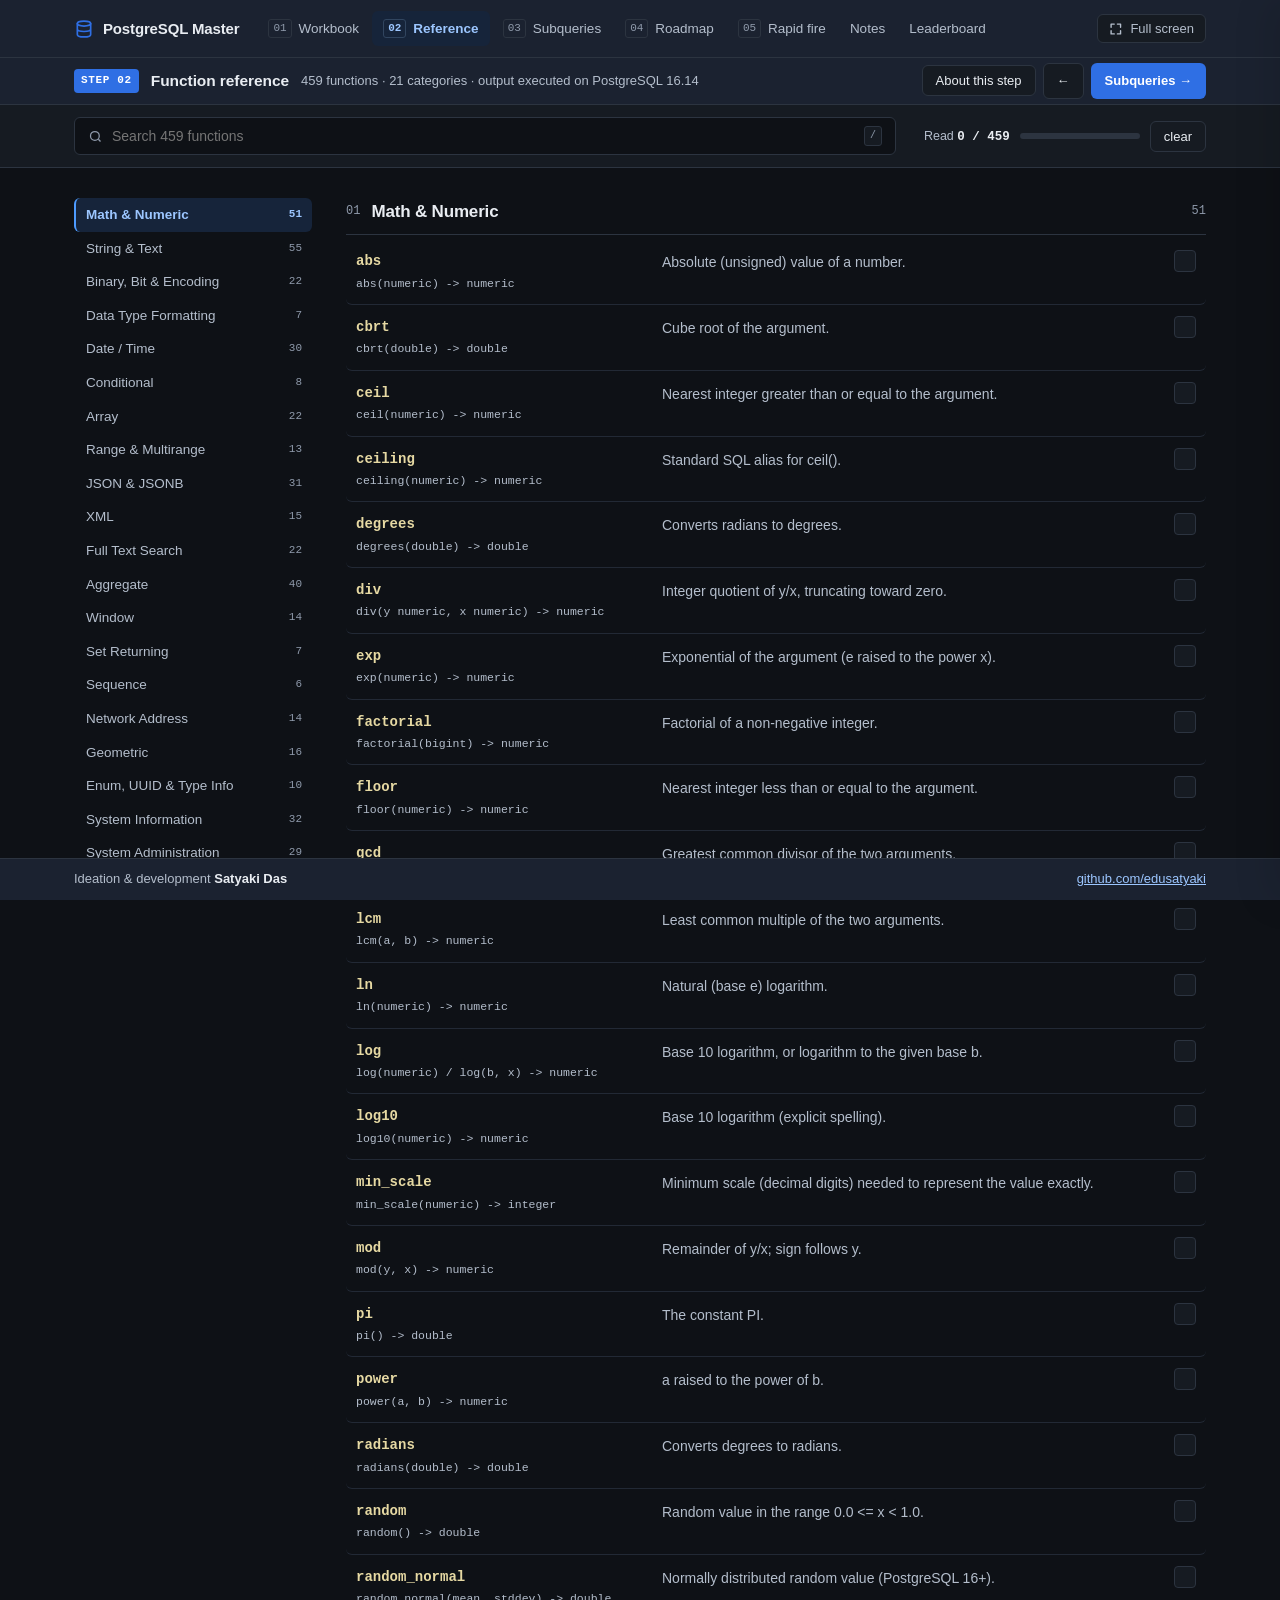
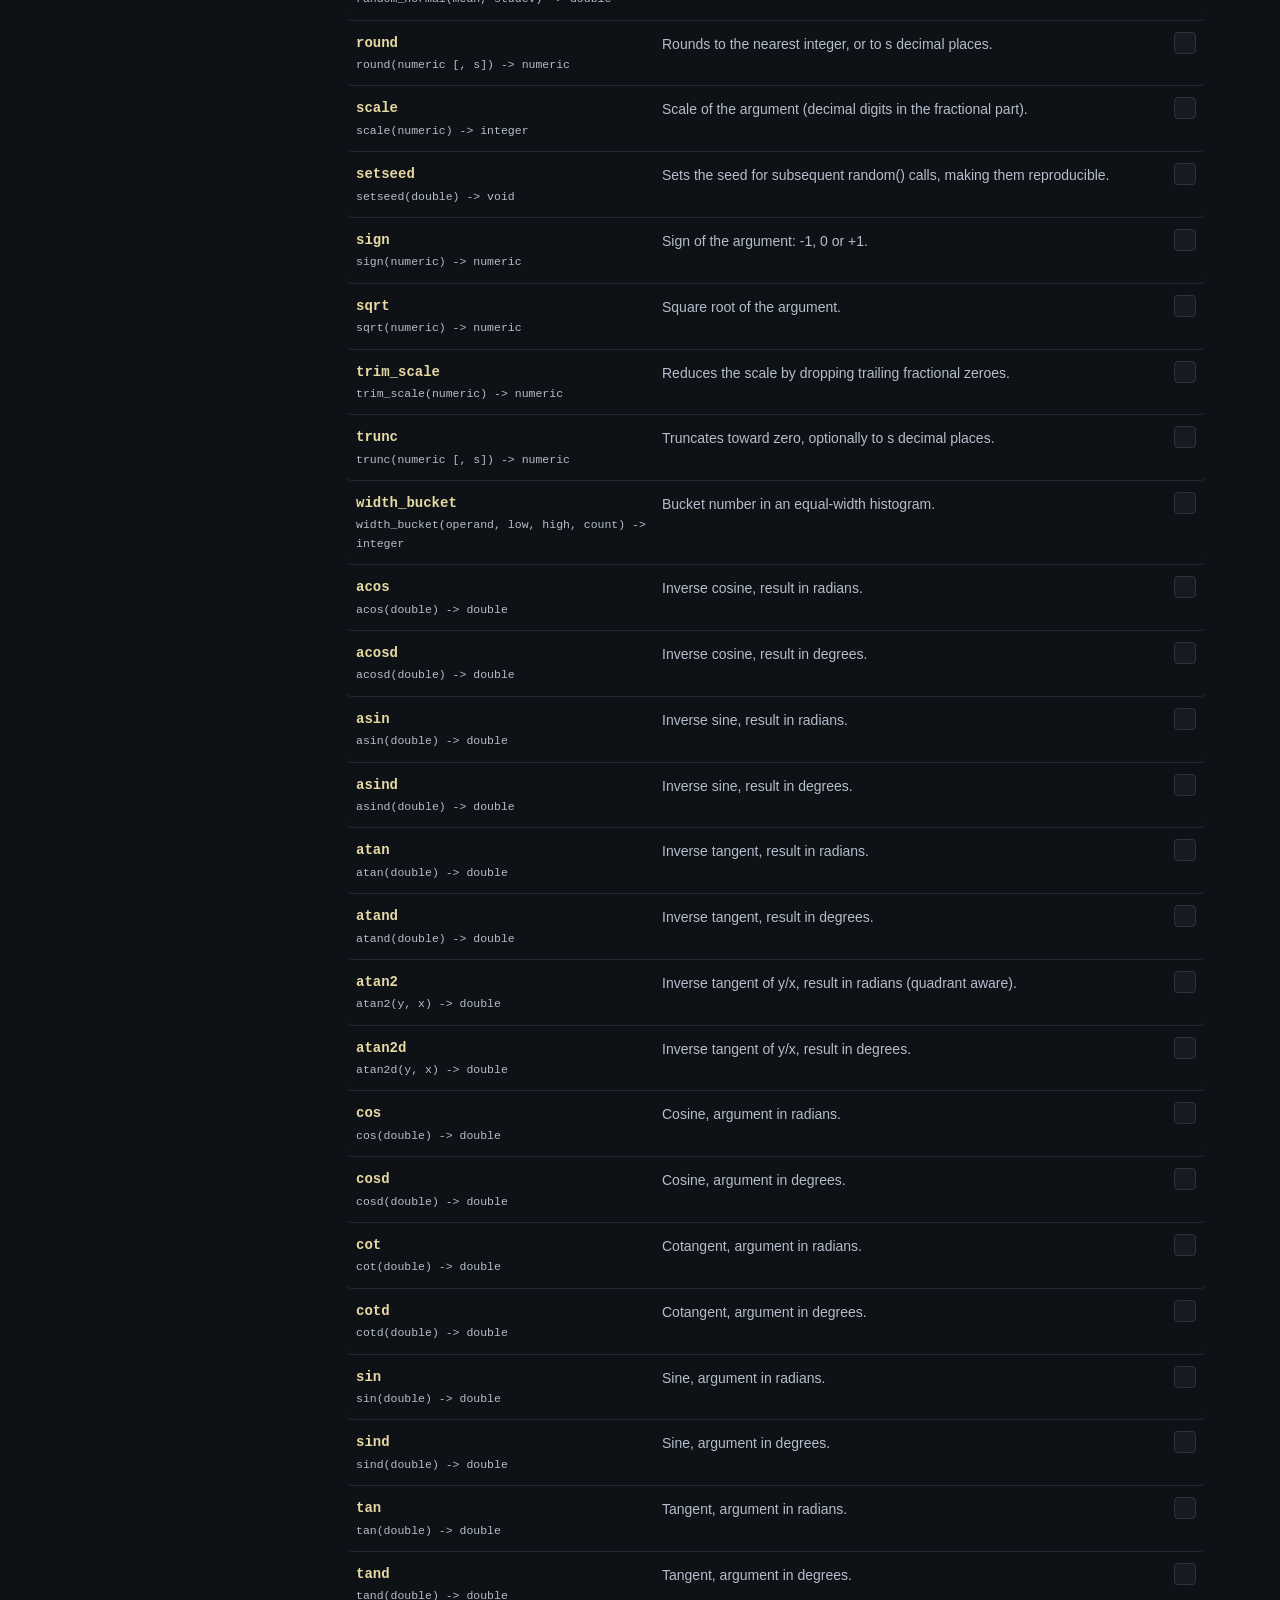
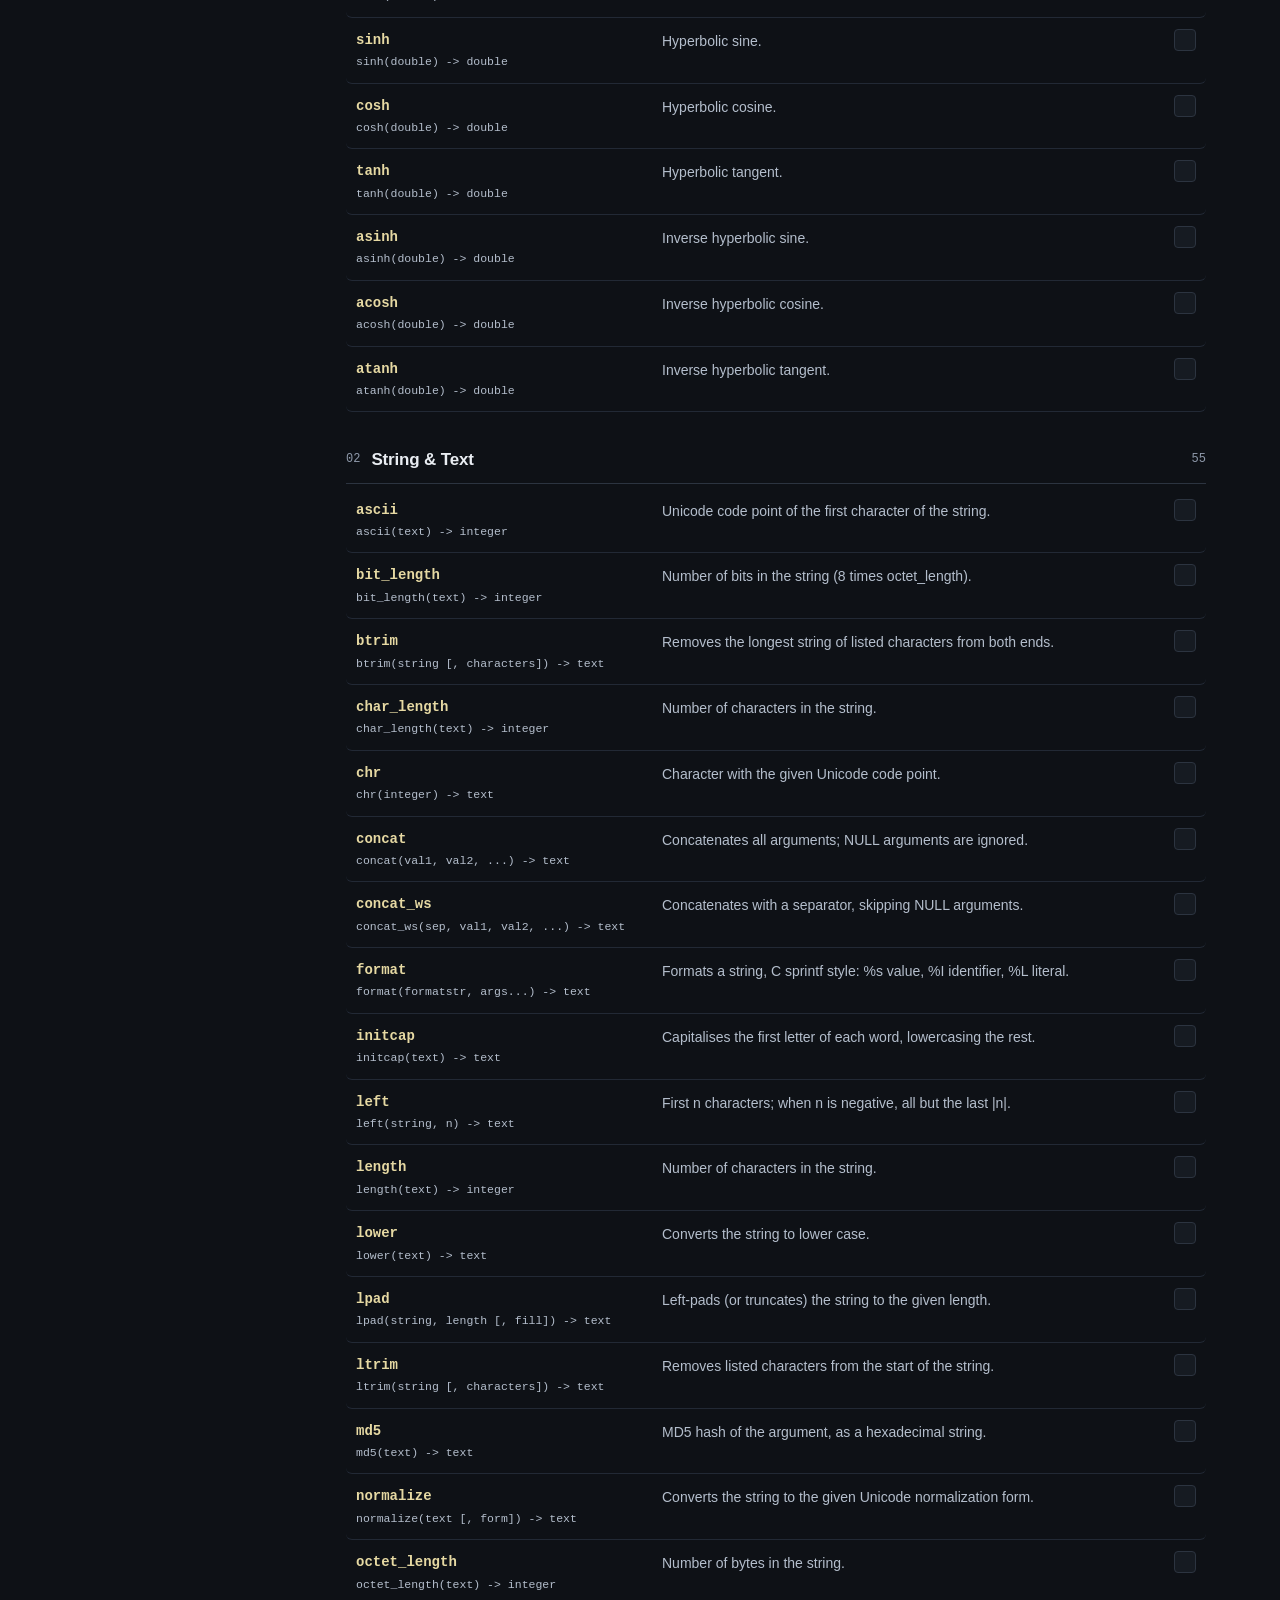
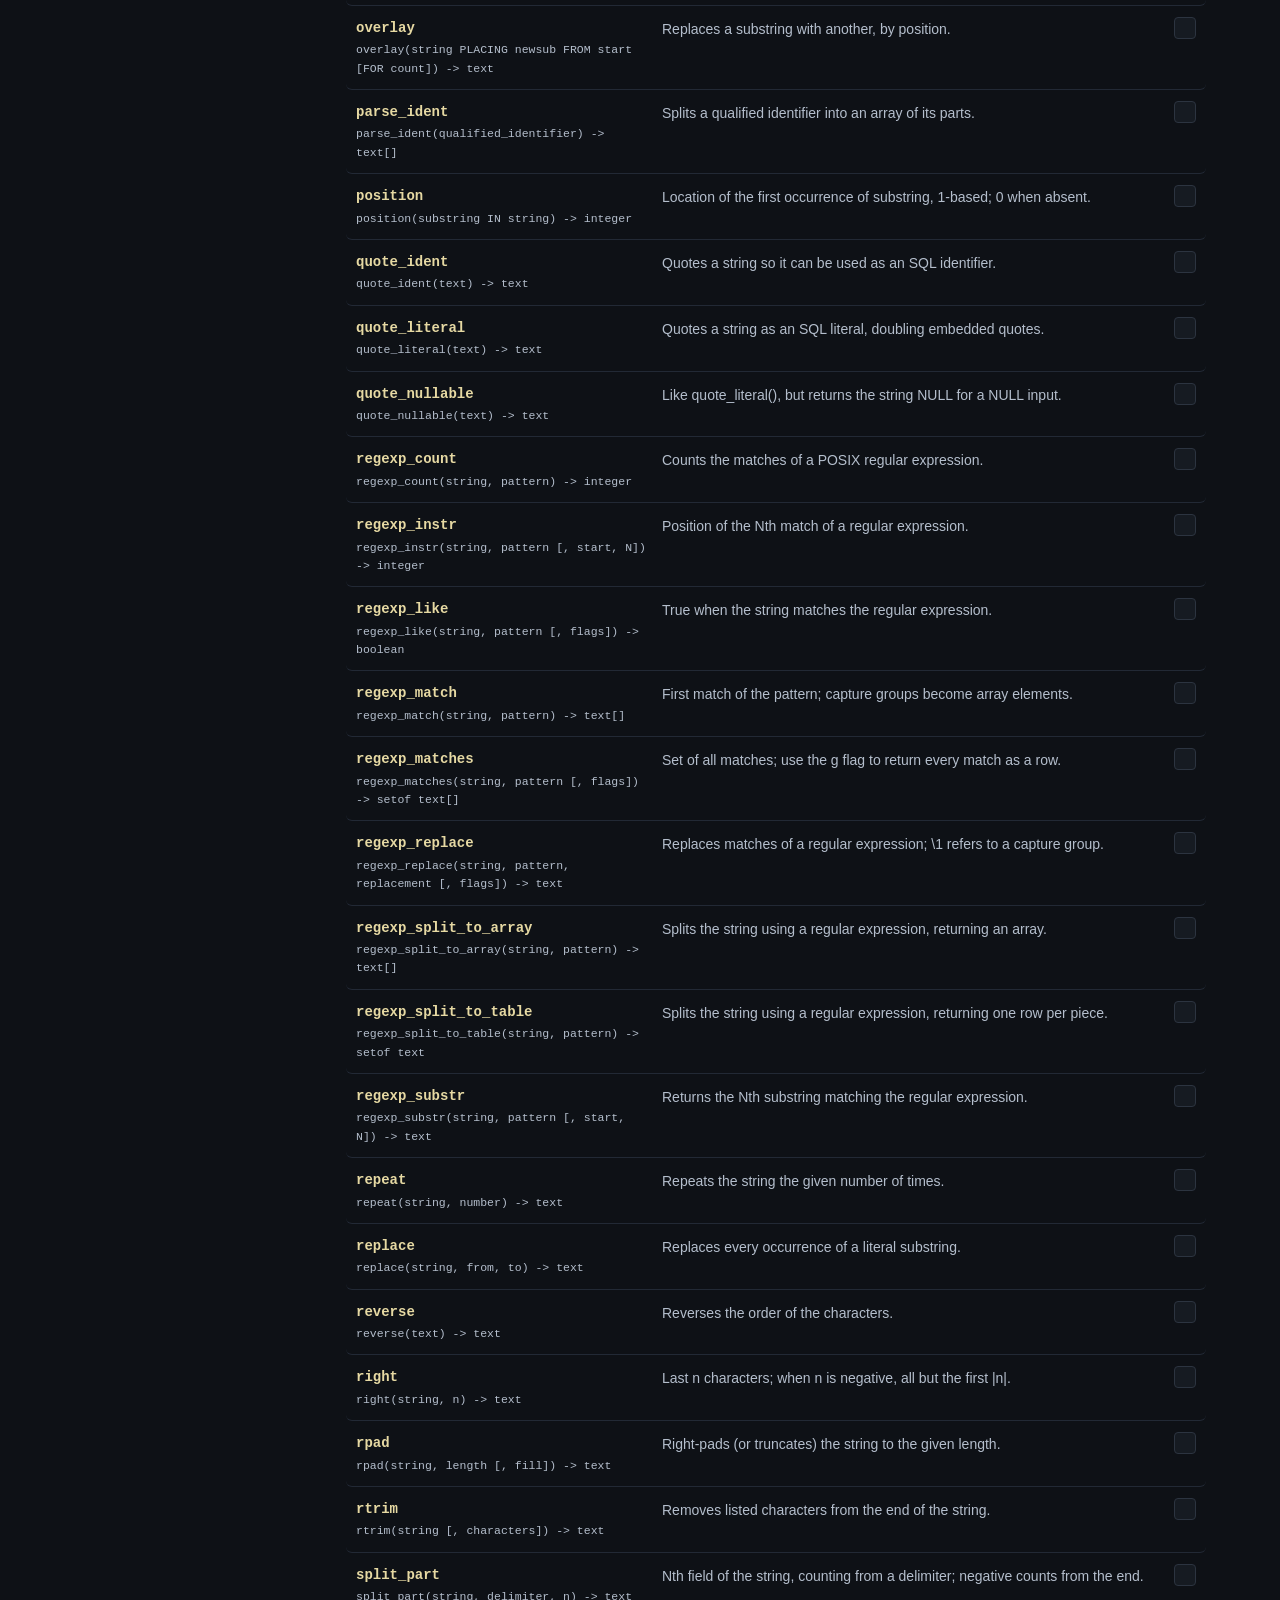
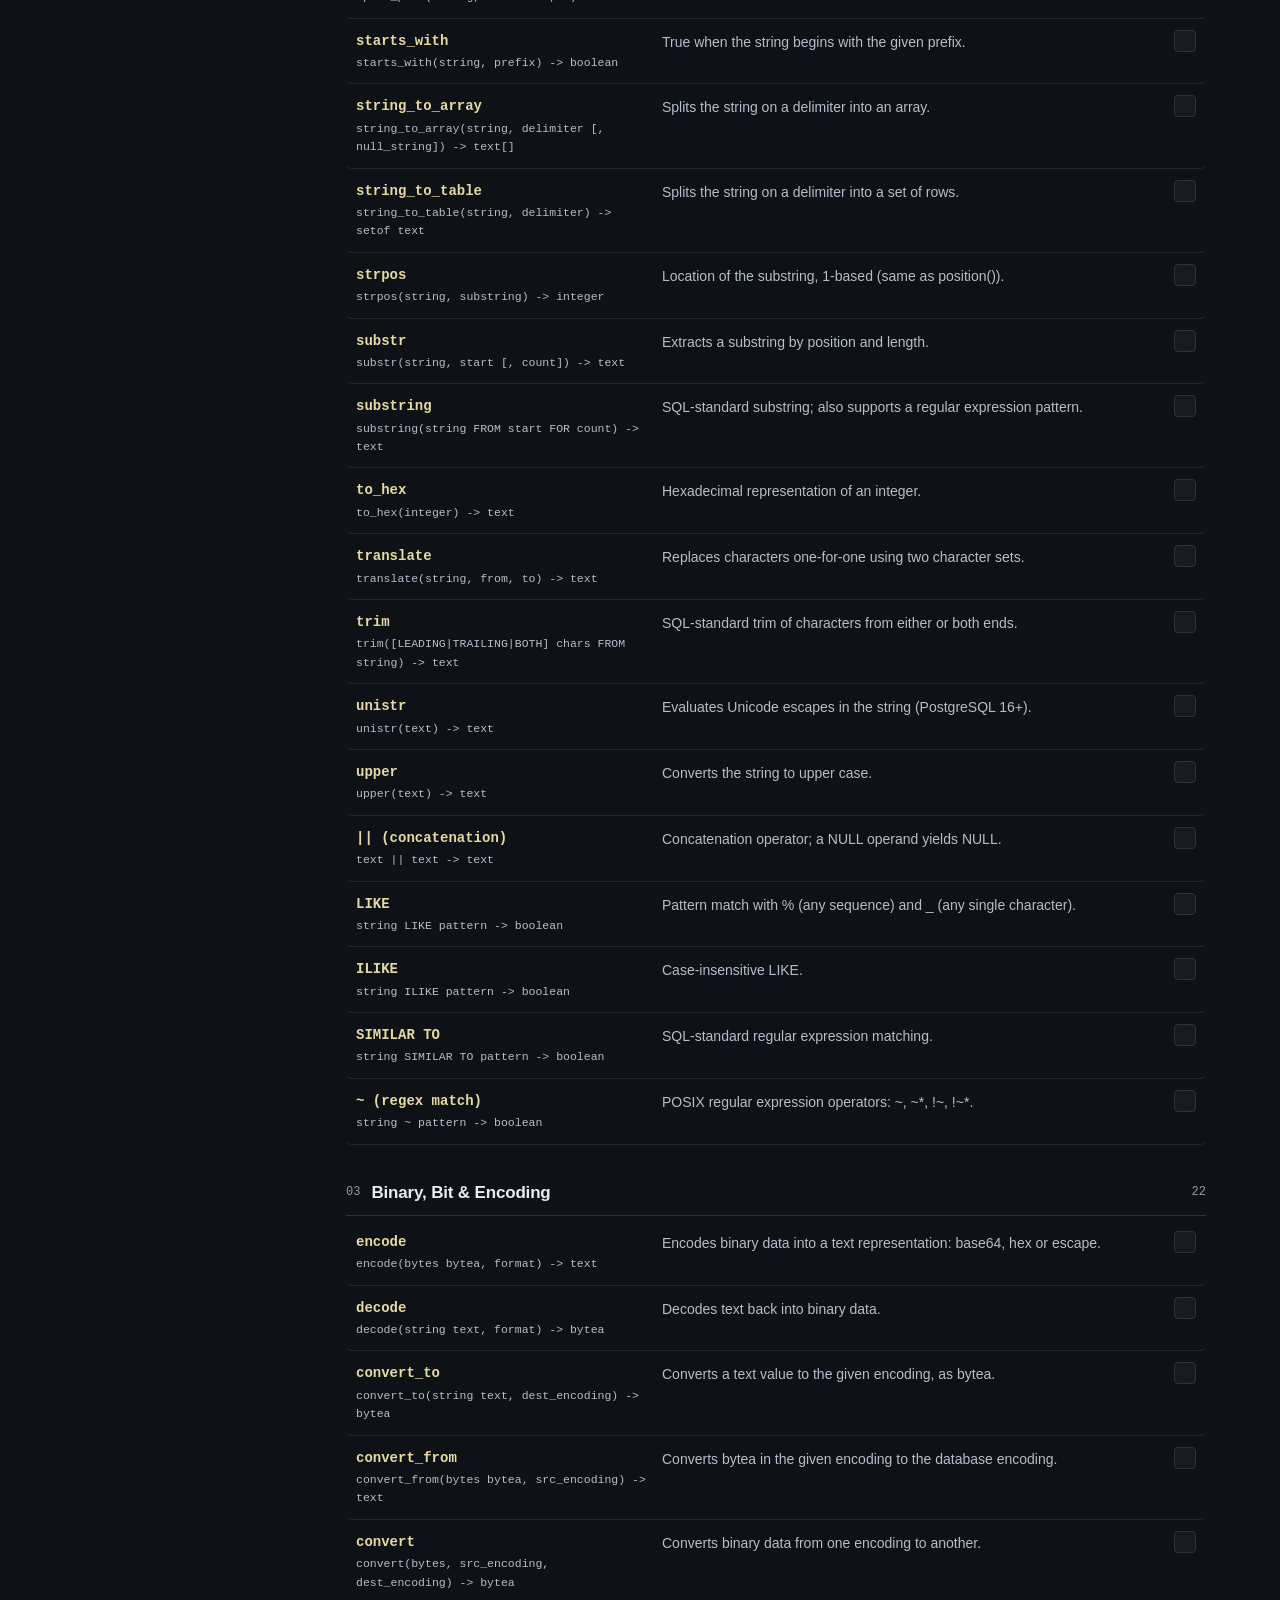
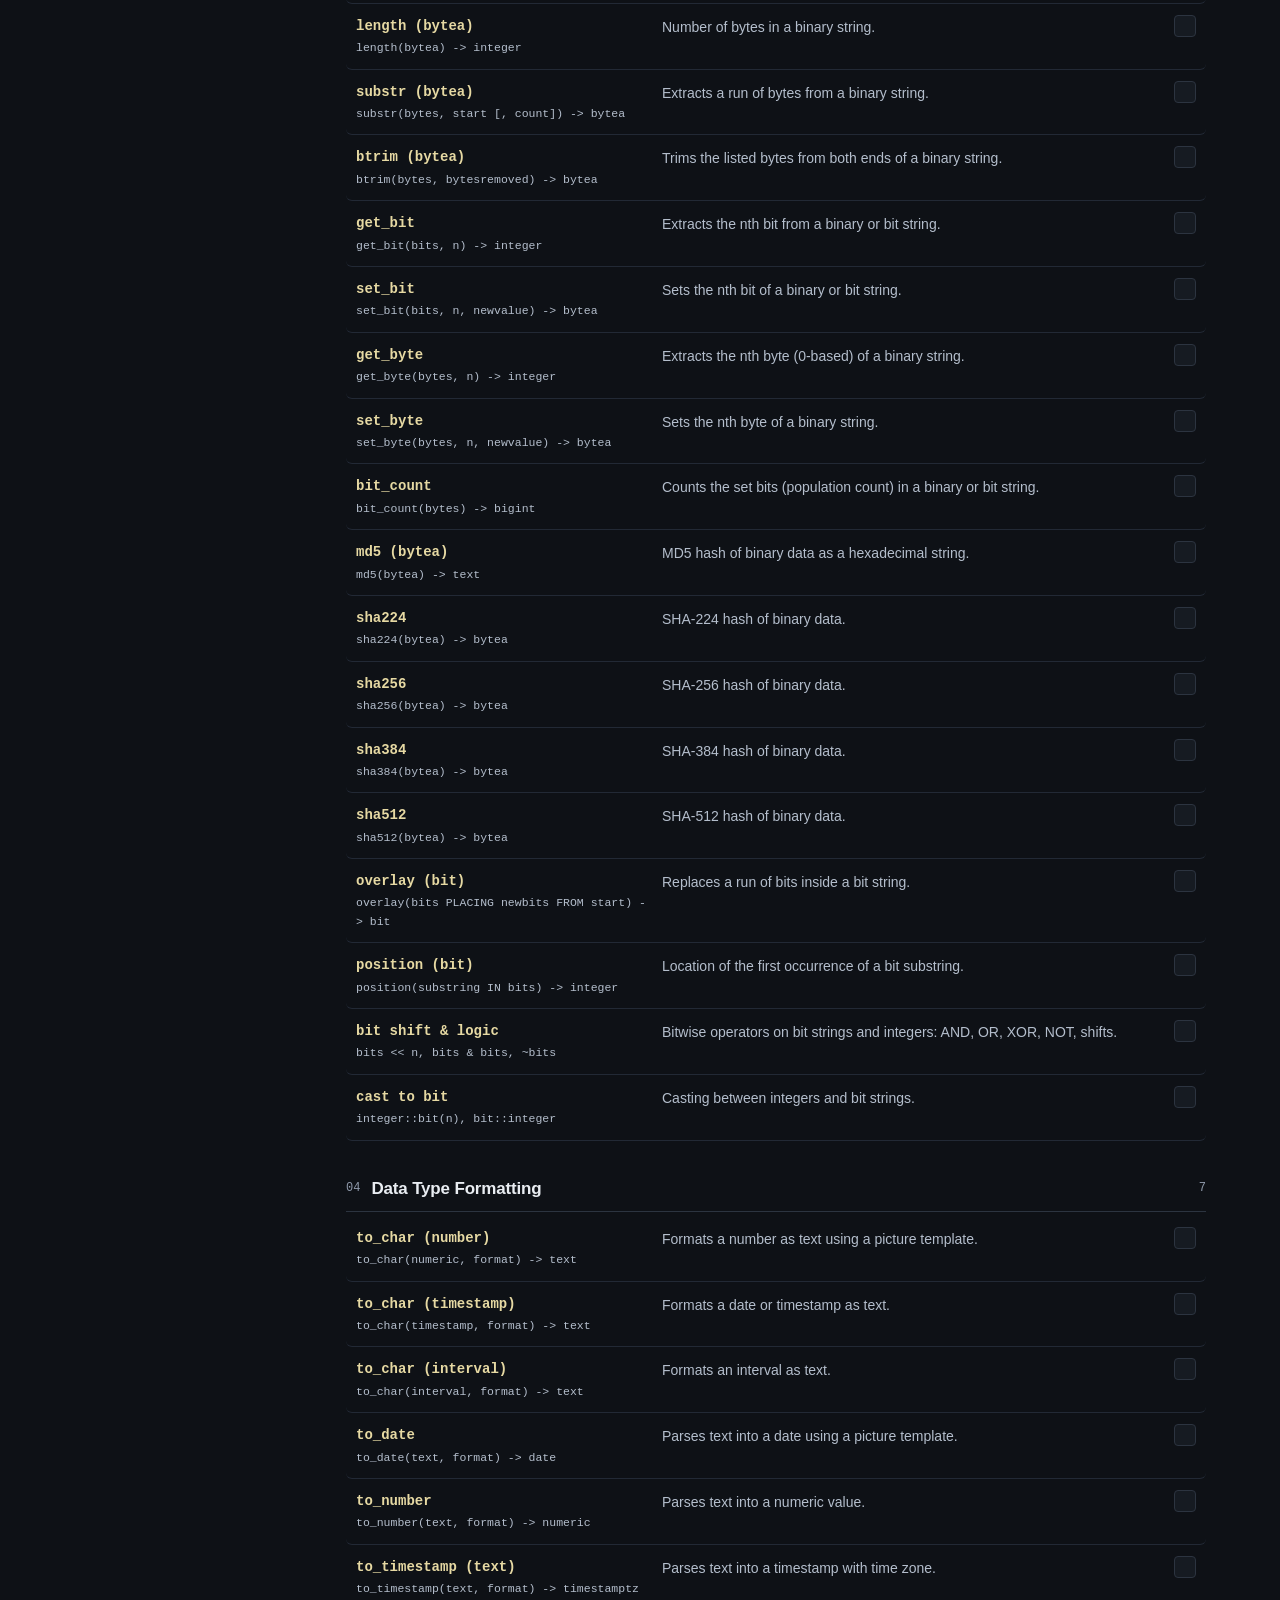
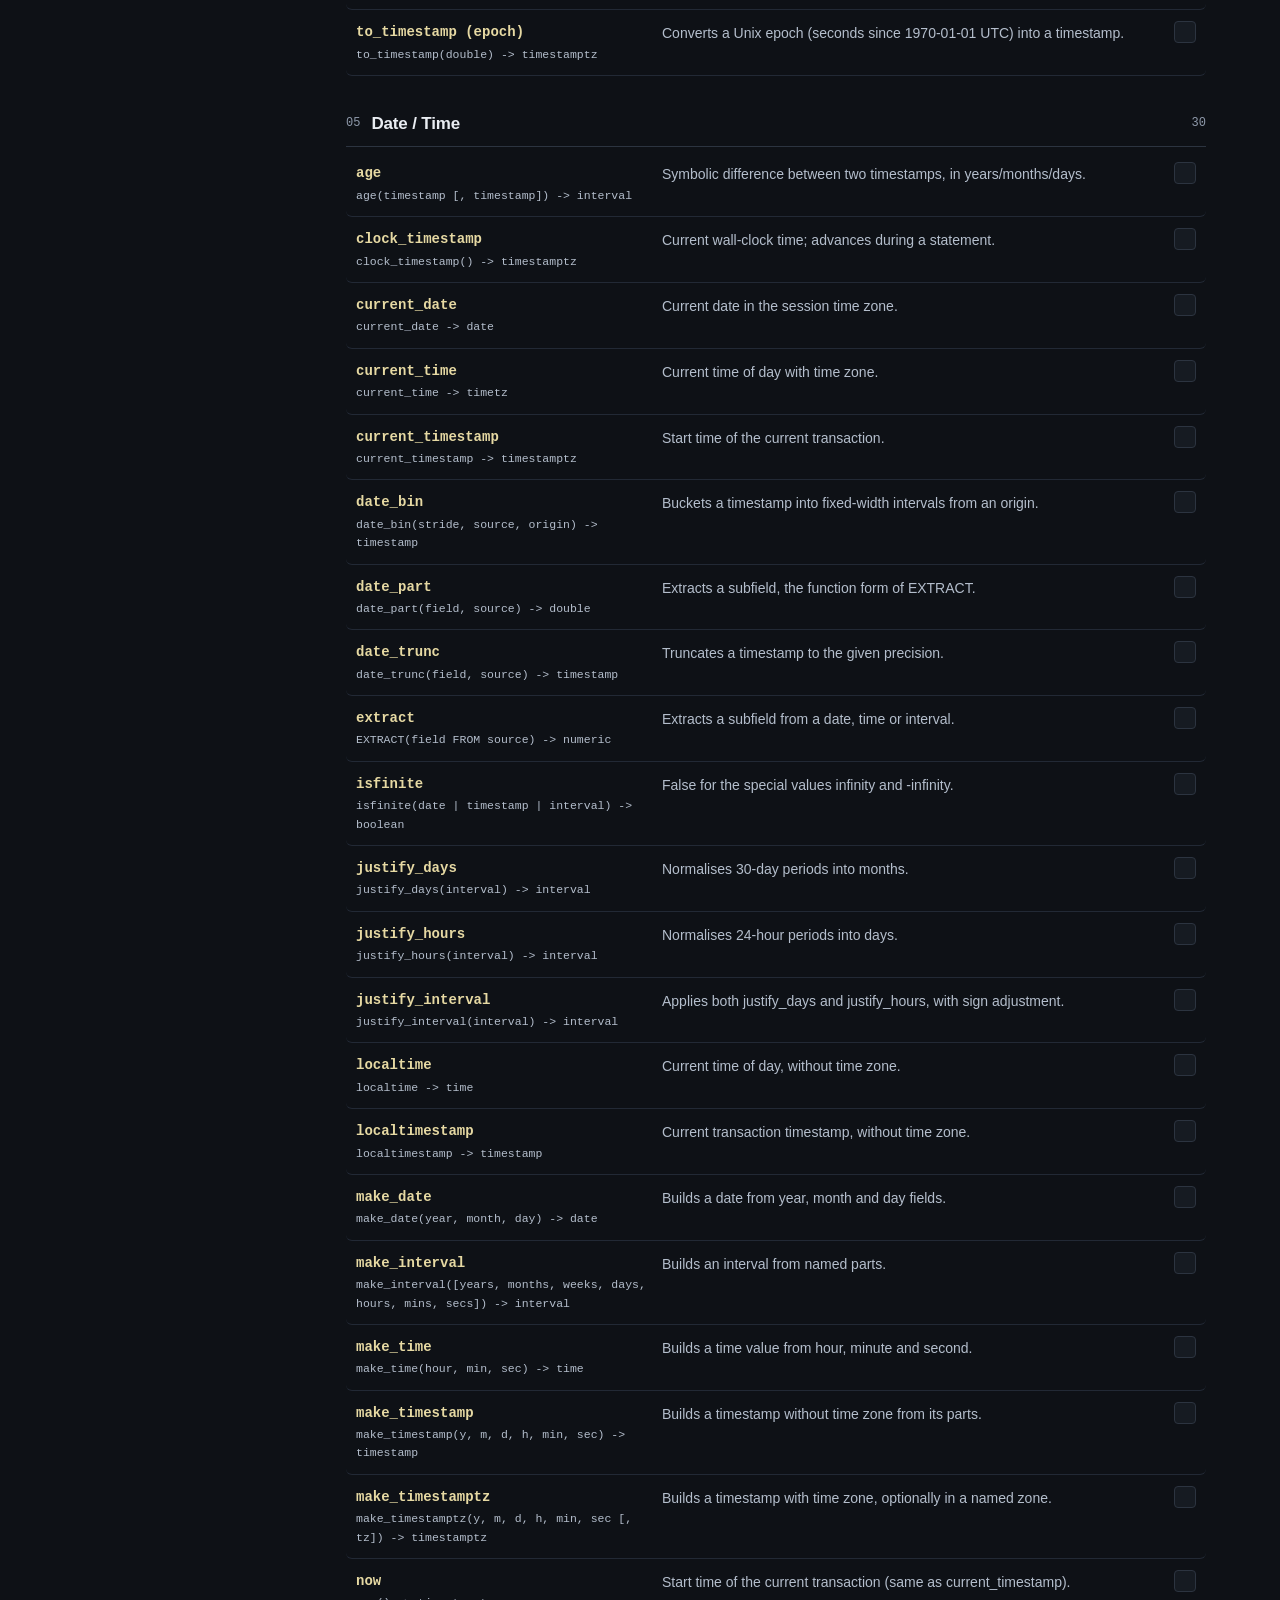
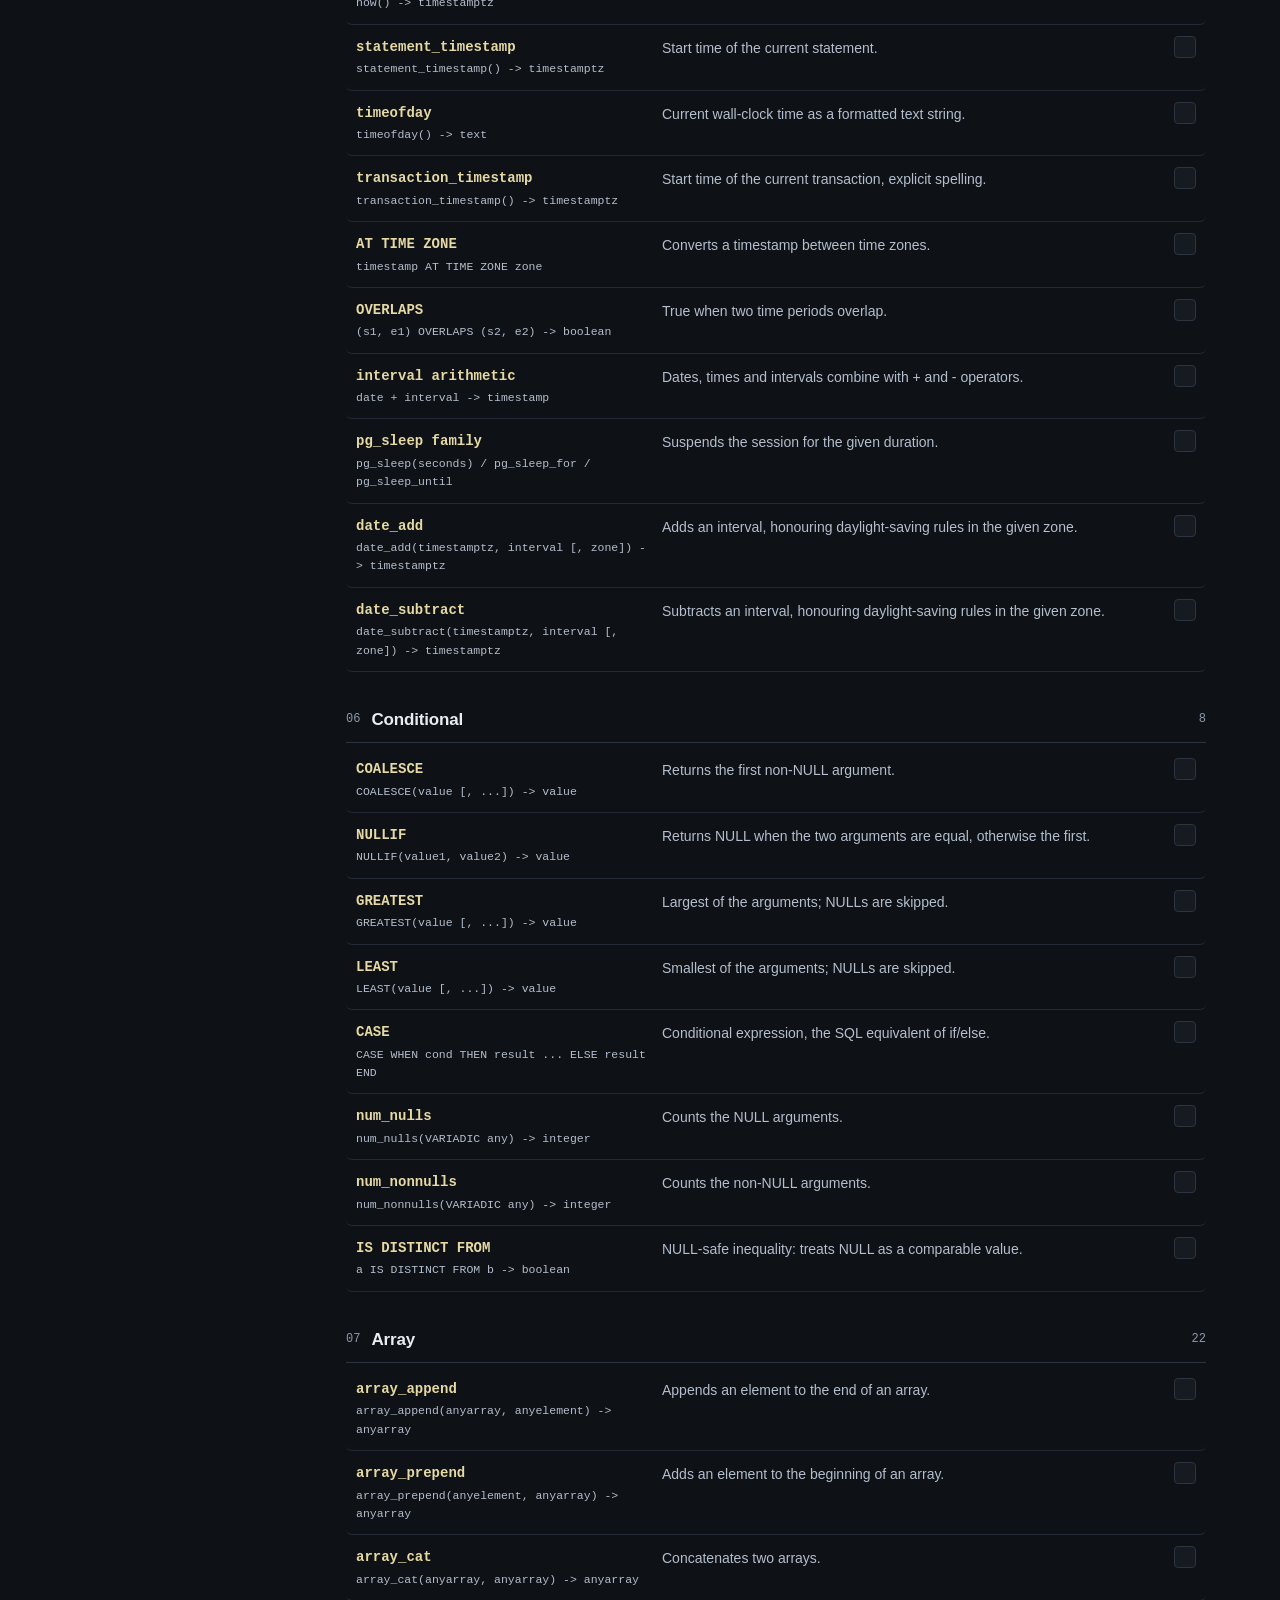
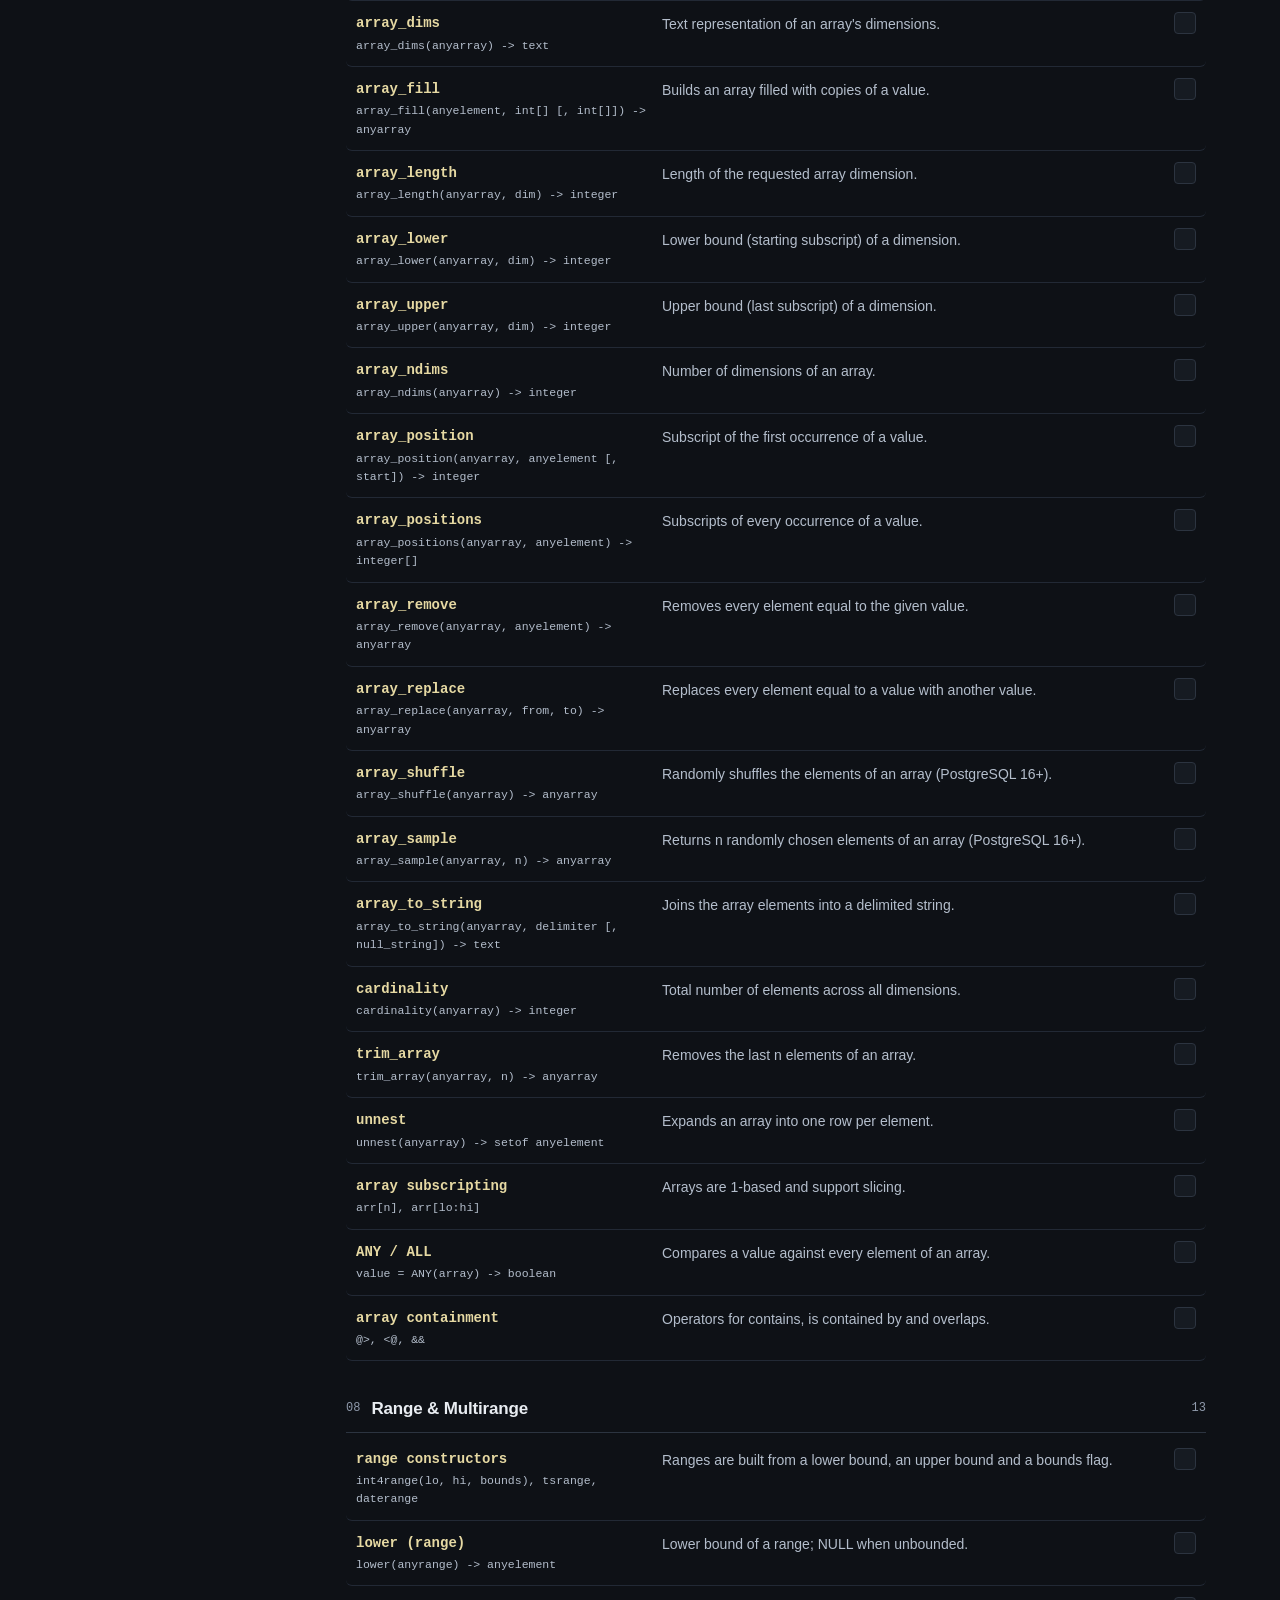
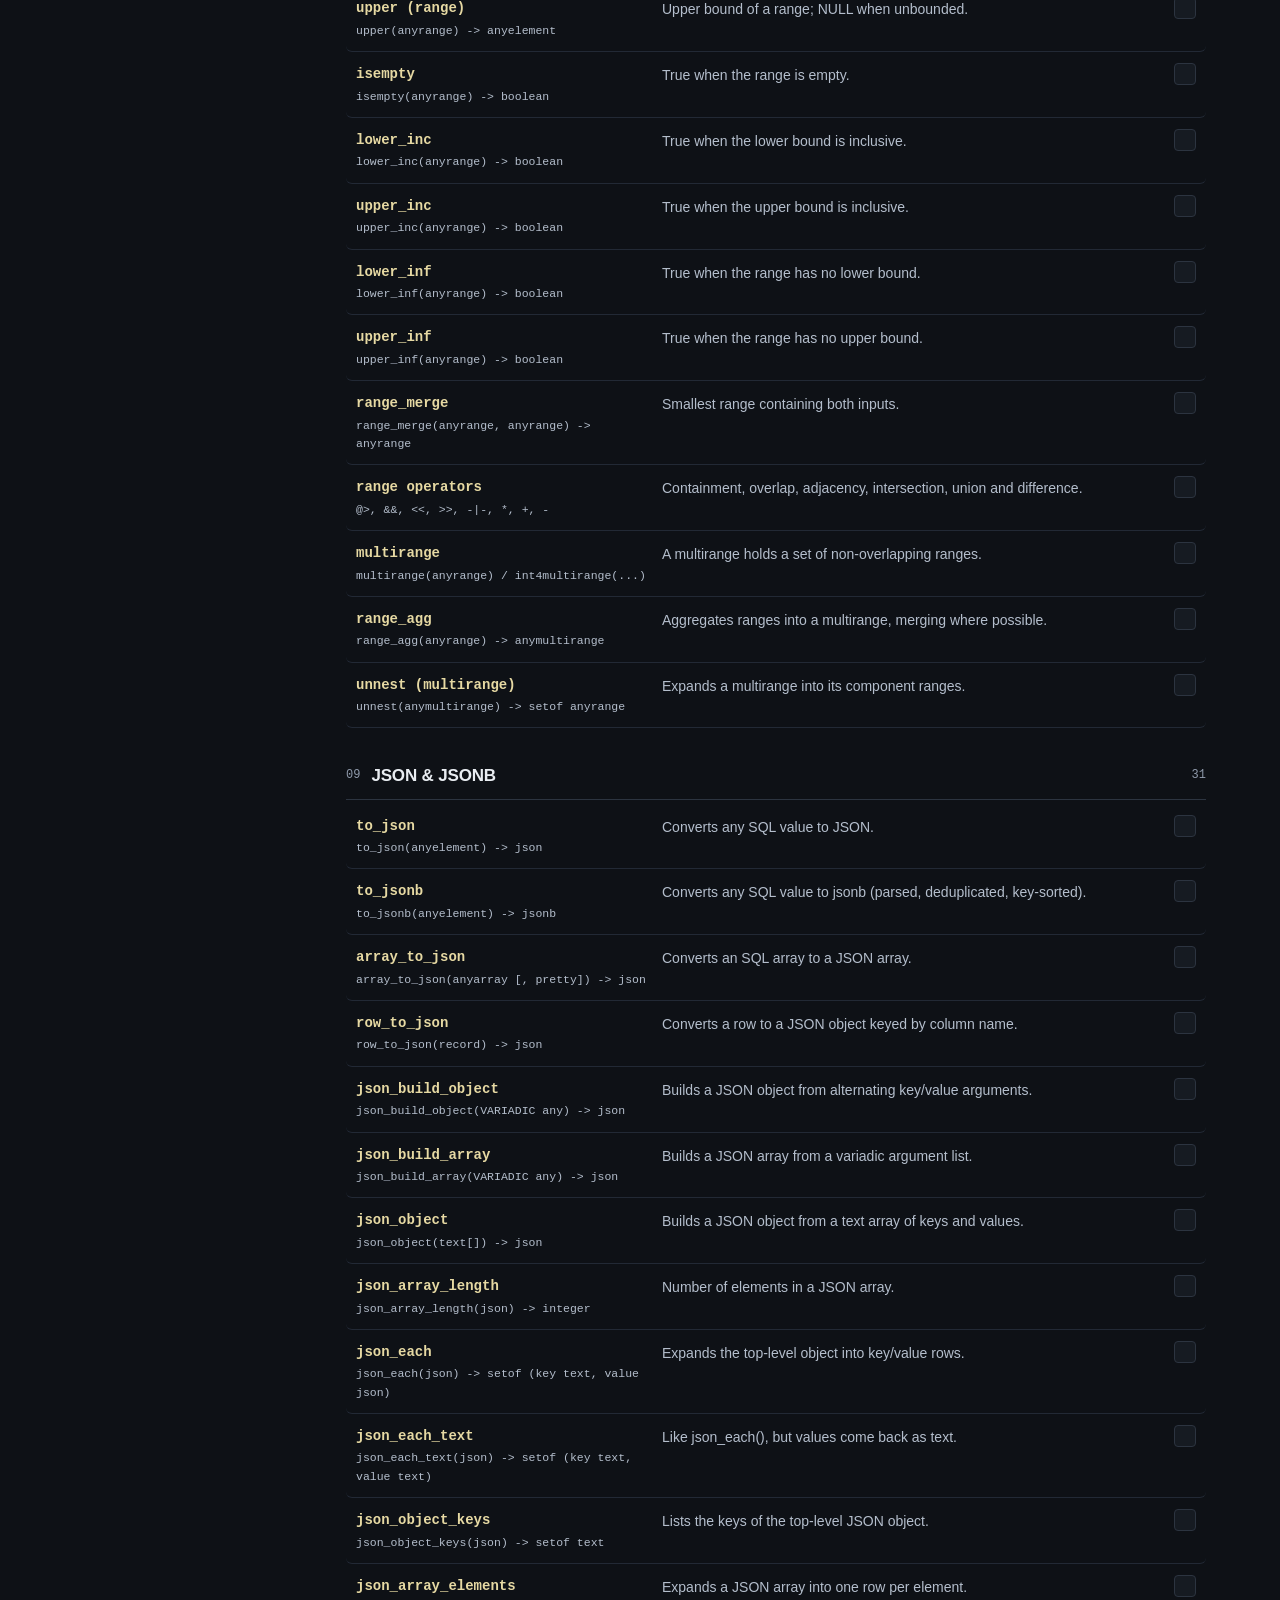
<file: reference.html>
<!DOCTYPE html>
<html lang="en">
<head>
<meta charset="utf-8">
<meta name="viewport" content="width=device-width, initial-scale=1">
<title>Function reference — PostgreSQL Master</title>
<meta name="description" content="459 PostgreSQL functions across 21 categories, each with a runnable example and the output it actually produced on PostgreSQL 16.14.">
<link rel="icon" href="data:image/svg+xml,%3Csvg xmlns='http://www.w3.org/2000/svg' viewBox='0 0 24 24' fill='none' stroke='%234d9bff' stroke-width='2'%3E%3Cellipse cx='12' cy='5.5' rx='8' ry='3'/%3E%3Cpath d='M4 5.5v13c0 1.7 3.6 3 8 3s8-1.3 8-3v-13M4 12c0 1.7 3.6 3 8 3s8-1.3 8-3'/%3E%3C/svg%3E">
<link rel="stylesheet" href="assets/theme.css">
<style>
.refbar{
  position:sticky; top:calc(var(--topbar-h) + var(--ctx-h)); z-index:40; background:var(--white);
  border-bottom:1px solid var(--line); padding:12px 0;
}
.refbar-in{display:flex; gap:14px; align-items:center; flex-wrap:wrap}
.search{
  flex:1 1 320px; display:flex; align-items:center; gap:9px; height:38px; padding:0 13px;
  background:var(--ground); border:1px solid var(--line); border-radius:var(--r);
}
.search:focus-within{border-color:var(--accent); background:var(--white)}
.search svg{width:15px; height:15px; color:var(--ink-3); flex-shrink:0}
.search input{flex:1; min-width:0; background:none; border:none; outline:none; font-size:14px}
.search kbd{
  font-family:var(--mono); font-size:10px; color:var(--ink-3);
  border:1px solid var(--line); border-radius:3px; padding:1px 5px; background:var(--white);
}
.progress{display:flex; align-items:center; gap:10px; font-size:12.5px; color:var(--ink-2)}
.progress .track{width:120px; height:6px; background:var(--line); border-radius:99px; overflow:hidden}
.progress .track i{display:block; height:100%; background:var(--accent-solid); width:0; transition:width .25s ease}
.progress b{font-family:var(--mono); font-weight:700; color:var(--ink)}
#hits{font-size:12.5px; color:var(--ink-2); font-family:var(--mono)}

.reflayout{display:grid; grid-template-columns:238px minmax(0,1fr); gap:34px; padding:30px 0 70px}
#cats{position:sticky; top:calc(var(--topbar-h) + var(--ctx-h) + 74px); align-self:start; max-height:calc(100vh - var(--topbar-h) - 100px); overflow-y:auto}
#cats a{
  display:flex; align-items:center; gap:9px; text-decoration:none; color:var(--ink-2);
  font-size:13.5px; padding:6px 10px; border-radius:var(--r); border-left:2px solid transparent;
}
#cats a:hover{background:var(--ground); color:var(--ink)}
#cats a.on{background:var(--accent-wash); color:var(--accent-deep); font-weight:700; border-left-color:var(--accent)}
#cats a.on .ct{color:var(--accent-deep)}   /* --ink-3 on the tint is 4.14:1 */
#cats a .nm{flex:1; overflow:hidden; text-overflow:ellipsis; white-space:nowrap}
#cats a .ct{font-family:var(--mono); font-size:11px; color:var(--ink-3)}

.part{margin-bottom:34px}
.part-h{display:flex; align-items:center; gap:11px; padding:0 0 9px; border-bottom:1px solid var(--line); margin-bottom:4px}
.part-h .pn{font-family:var(--mono); font-size:12px; color:var(--ink-3)}
.part-h h2{font-size:17px; font-weight:600}
.part-h .ct{margin-left:auto; font-family:var(--mono); font-size:12px; color:var(--ink-3)}

.entry{
  display:grid; grid-template-columns:minmax(0,290px) minmax(0,1fr) 34px; gap:16px;
  align-items:start; padding:11px 10px; border-bottom:1px solid var(--line-soft);
  cursor:pointer; border-radius:var(--r);
}
.entry:hover{background:var(--accent-wash)}
.entry.kb{background:var(--accent-wash); box-shadow:inset 2px 0 0 var(--accent)}
.entry.done .e-nm{color:var(--ink-3); text-decoration:line-through}
.e-nm{font-family:var(--mono); font-size:14px; font-weight:700; color:var(--sql-fn)}
.e-sg{font-family:var(--mono); font-size:11.5px; color:var(--ink-2); margin-top:2px; word-break:break-word}
.e-ds{font-size:14px; color:var(--ink-2); padding-top:1px}
.mk{
  width:22px; height:22px; border:1px solid var(--line); border-radius:var(--r-sm);
  color:transparent; background:var(--white); font-size:13px; line-height:1;
  justify-self:end; flex-shrink:0;
}
.mk:hover{border-color:var(--accent); color:var(--accent-line)}
.entry.done .mk{background:var(--accent-solid); border-color:var(--accent-solid); color:#fff}

#nothing{padding:40px 0; text-align:center; color:var(--ink-2)}

/* ---------------------------------------------------------------- drawer */
#veil{position:fixed; inset:0; background:rgba(0,0,0,.55); opacity:0; pointer-events:none; transition:opacity .18s ease; z-index:70}
#veil.on{opacity:1; pointer-events:auto}
#peek{
  position:fixed; top:0; right:0; bottom:0; width:min(620px,100%);
  background:var(--white); border-left:1px solid var(--line); z-index:71;
  transform:translateX(100%); transition:transform .2s ease;
  display:flex; flex-direction:column; box-shadow:-12px 0 34px rgba(0,0,0,.1);
}
#peek.on{transform:none}
.peek-bar{display:flex; align-items:center; gap:8px; padding:11px 16px; border-bottom:1px solid var(--line); background:var(--ground)}
#peek-crumb{flex:1; font-size:13px; color:var(--ink-2); overflow:hidden; text-overflow:ellipsis; white-space:nowrap}
#peek-crumb b{color:var(--ink)}
.peek-bar button{
  width:28px; height:28px; border:1px solid var(--line); border-radius:var(--r-sm);
  background:var(--white); color:var(--ink-2); font-size:14px; line-height:1;
}
.peek-bar button:hover:not(:disabled){border-color:var(--accent); color:var(--accent-deep)}
.peek-bar button:disabled{opacity:.35}
#peek-body{flex:1; overflow-y:auto; padding:22px 24px 30px}
.fn-name{font-family:var(--mono); font-size:22px; font-weight:700; color:var(--sql-fn)}
.fn-sig{font-family:var(--mono); font-size:13px; color:var(--ink-2); margin-top:3px}
.fn-note{margin:11px 0 20px; color:var(--ink-2); font-size:15px}
#peek-body .lbl{margin-top:22px}
#peek-body .lbl .btn{margin-left:auto}
.given{display:flex; flex-direction:column; gap:12px}
.given-h{font-family:var(--mono); font-size:11.5px; color:var(--ink-2); margin-bottom:5px}
.done-row{display:flex; align-items:center; gap:14px; margin-top:26px; padding-top:18px; border-top:1px solid var(--line)}
.done-btn.on, #done-btn.on{background:var(--good-wash); border-color:var(--good-line); color:var(--good); font-weight:700}
.hint{font-size:12px; color:var(--ink-3); font-family:var(--mono)}

@media (max-width:900px){
  .reflayout{grid-template-columns:1fr; gap:0}
  #cats{
    position:static; display:flex; gap:6px; overflow-x:auto; max-height:none;
    padding-bottom:12px; margin-bottom:14px; border-bottom:1px solid var(--line);
  }
  #cats a{border-left:none; white-space:nowrap}
  #cats a .ct{display:none}
  .entry{grid-template-columns:minmax(0,1fr) 30px; gap:8px}
  .e-ds{grid-column:1; font-size:13.5px}
}
</style>
</head>
<body class="app">

<header data-shell></header>

<div data-ctx></div>

<div class="refbar">
  <div class="wrap refbar-in">
    <label class="search">
      <svg viewBox="0 0 24 24" fill="none" stroke="currentColor" stroke-width="2"><circle cx="11" cy="11" r="7"/><path d="m20 20-3.5-3.5"/></svg>
      <input id="q" type="text" placeholder="Search 459 functions" autocomplete="off" spellcheck="false" aria-label="Search functions">
      <kbd>/</kbd>
    </label>
    <span id="hits" aria-live="polite"></span>
    <div class="progress">
      <span>Read <b id="meter-n">0 / 459</b></span>
      <span class="track"><i id="meter-bar"></i></span>
      <button class="btn btn-quiet btn-sm" id="clear-btn">clear</button>
    </div>
  </div>
</div>

<main class="wrap">
  <div class="reflayout">
    <nav id="cats" aria-label="Categories"></nav>
    <div>
      <div id="parts"></div>
      <div id="nothing" hidden>Nothing matches that search.</div>
    </div>
  </div>
</main>

<div id="veil"></div>
<aside id="peek" aria-label="Function detail">
  <div class="peek-bar">
    <span id="peek-crumb"></span>
    <button id="prev-btn" aria-label="Previous function">‹</button>
    <button id="next-btn" aria-label="Next function">›</button>
    <button id="shut-btn" aria-label="Close">×</button>
  </div>
  <div id="peek-body"></div>
</aside>

<footer data-shell></footer>

<script src="assets/shell.js"></script>
<script src="assets/sqlhl.js"></script>
<script src="assets/reference-data.js"></script>
<script>
  Shell.mount("reference");
  Shell.ctx("reference");
</script>
<script src="assets/reference.js"></script>
</body>
</html>
</file>
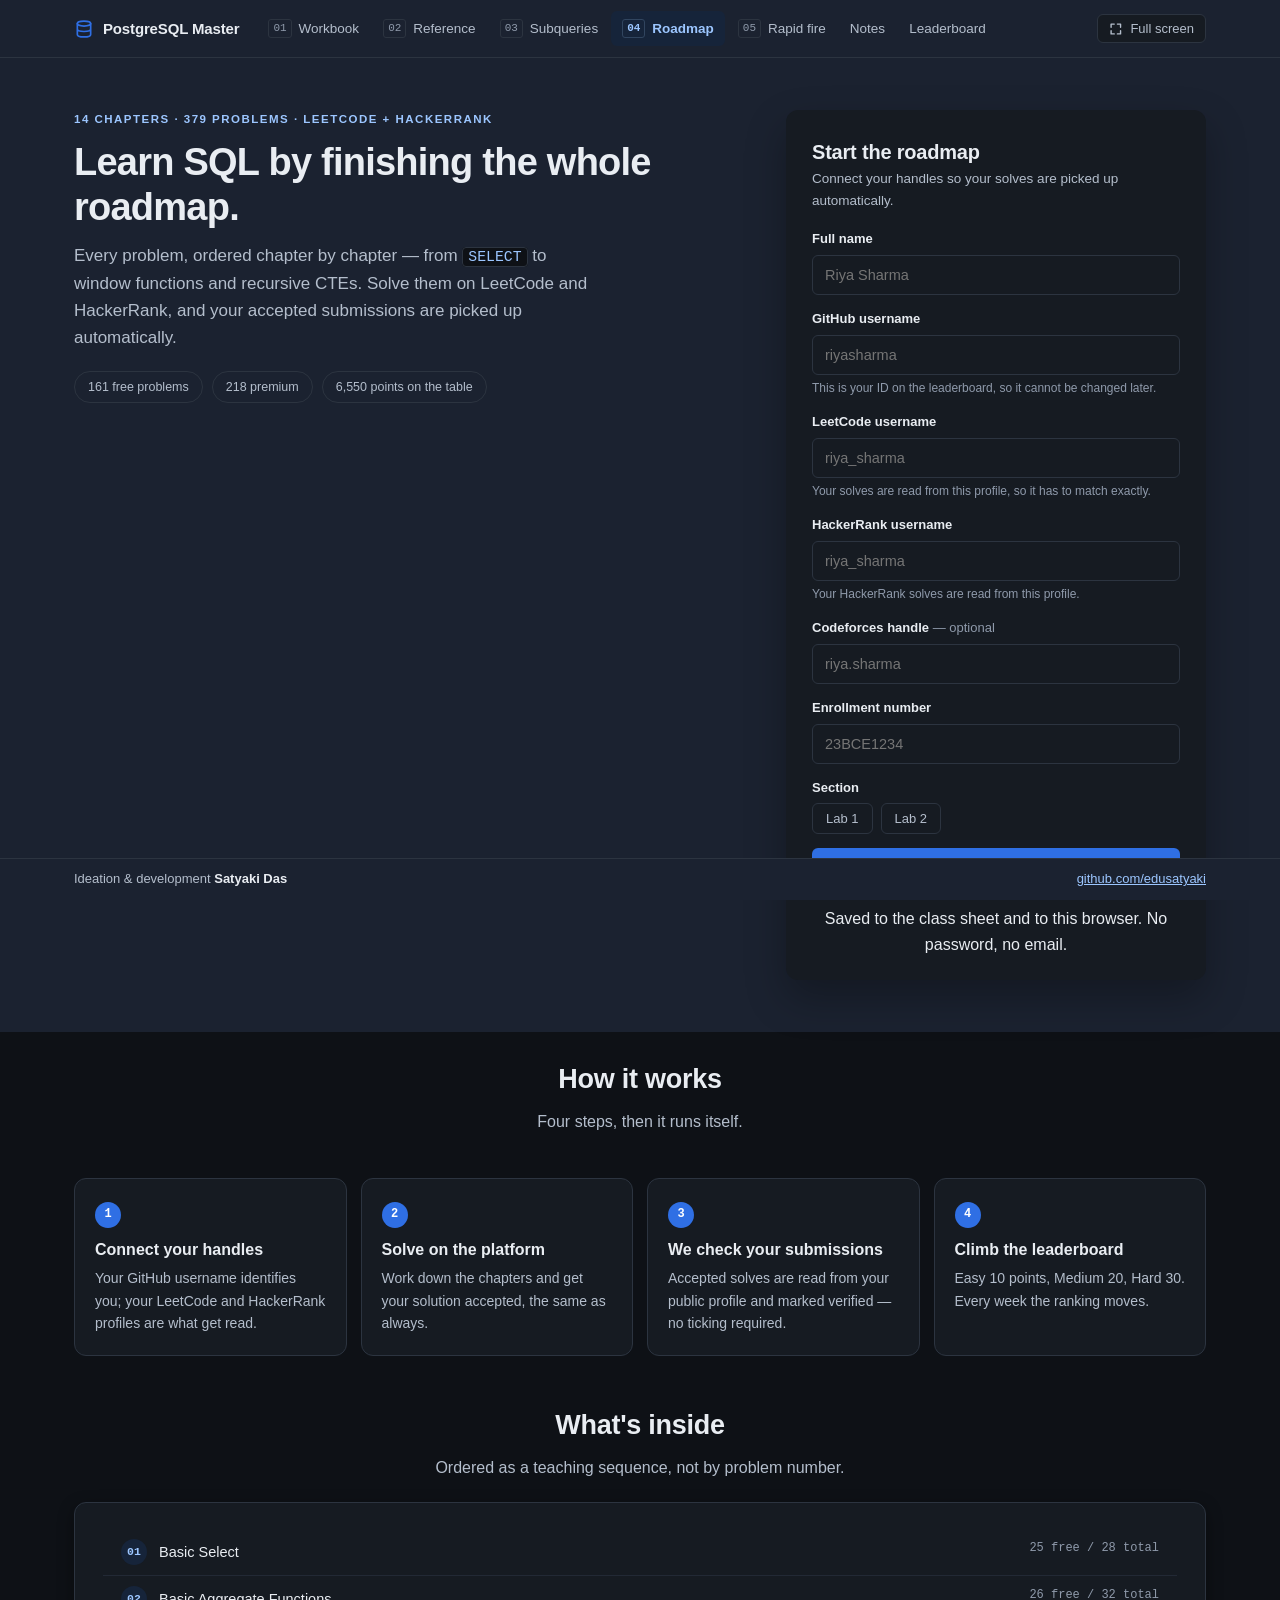
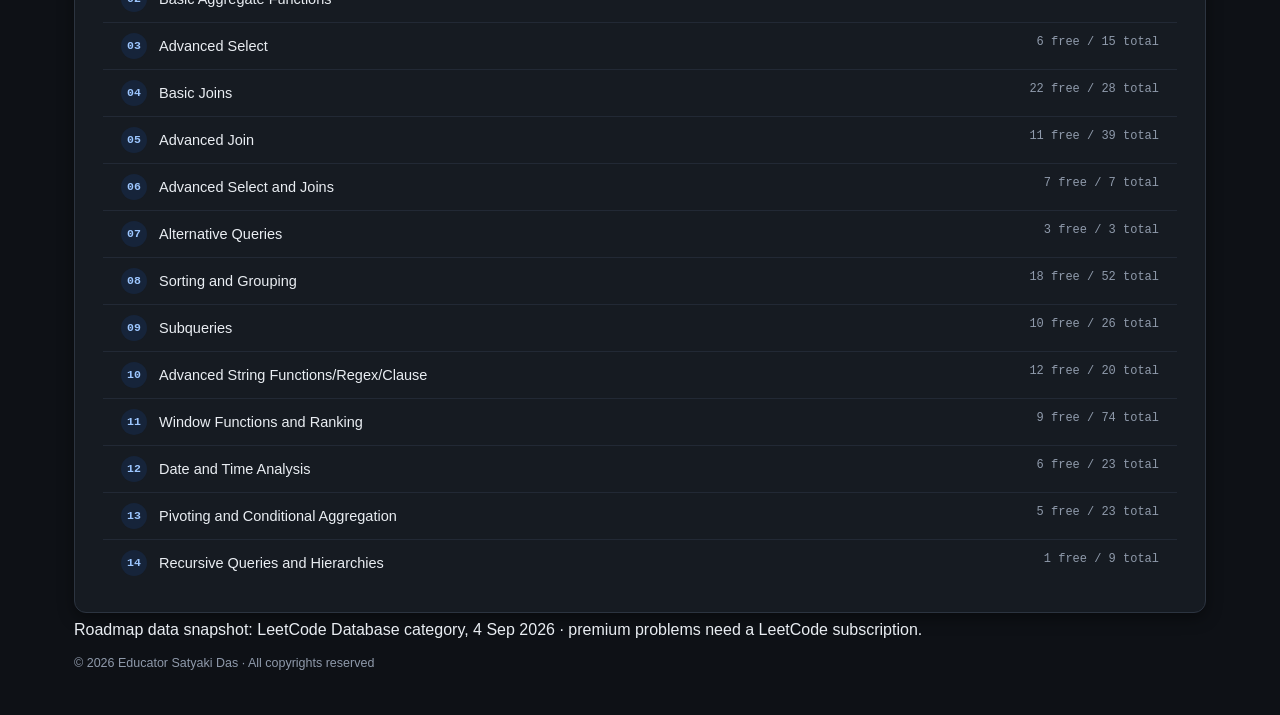
<file: roadmap.html>
<!DOCTYPE html>
<html lang="en">
<head>
<meta charset="utf-8">
<meta name="viewport" content="width=device-width, initial-scale=1">
<title>Roadmap — PostgreSQL Master</title>
<meta name="description" content="379 practice problems across 14 chapters, with progress saved for the batch.">
<link rel="icon" href="data:image/svg+xml,%3Csvg xmlns='http://www.w3.org/2000/svg' viewBox='0 0 24 24' fill='none' stroke='%234d9bff' stroke-width='2'%3E%3Cellipse cx='12' cy='5.5' rx='8' ry='3'/%3E%3Cpath d='M4 5.5v13c0 1.7 3.6 3 8 3s8-1.3 8-3v-13M4 12c0 1.7 3.6 3 8 3s8-1.3 8-3'/%3E%3C/svg%3E">
<link rel="stylesheet" href="assets/theme.css">
<link rel="stylesheet" href="assets/roadmap.css">
</head>
<body>

<header data-shell></header>

<div data-ctx></div>
<main class="wrap" id="main">
  <p class="eyebrow" id="hello" style="padding-top:20px">&nbsp;</p>

  <div class="stats" id="stats"></div>
  <div class="bar" id="overall"><i style="width:0%"></i></div>
  <div id="status"></div>

  <div class="toolbar">
    <input type="search" id="q" placeholder="Search problems…" aria-label="Search problems">
    <div class="row" id="f-access" role="group" aria-label="Filter by access">
      <button class="chipbtn" data-v="all" aria-pressed="true">All</button>
      <button class="chipbtn" data-v="free" aria-pressed="false">Free</button>
      <button class="chipbtn" data-v="prem" aria-pressed="false">Premium</button>
    </div>
    <div class="row" id="f-plat" role="group" aria-label="Filter by platform">
      <button class="chipbtn" data-v="all" aria-pressed="true">Both sites</button>
      <button class="chipbtn" data-v="LeetCode" aria-pressed="false">LeetCode</button>
      <button class="chipbtn" data-v="HackerRank" aria-pressed="false">HackerRank</button>
    </div>
    <button class="chipbtn" id="f-todo" aria-pressed="false">Hide solved</button>
    <button class="chipbtn" id="verify">Check my submissions</button>
  </div>

  <div id="list"><div class="empty">Loading the roadmap…</div></div>

  <footer>
    Ticking a problem saves it to this browser straight away, then syncs to the class sheet.<br>
    Signed in as <span id="foot-user" class="mono"></span> ·
    <a href="join.html">switch account</a>
    <p class="byline">&copy; <span data-year>2026</span> Educator Satyaki Das &middot;
      All copyrights reserved</p>
  </footer>
</main>


<footer data-shell></footer>

<script src="assets/shell.js"></script>
<script src="assets/config.js"></script>
<script src="assets/roadmap-core.js"></script>
<script src="assets/rm-roadmap.js"></script>
</body>
</html>
</file>
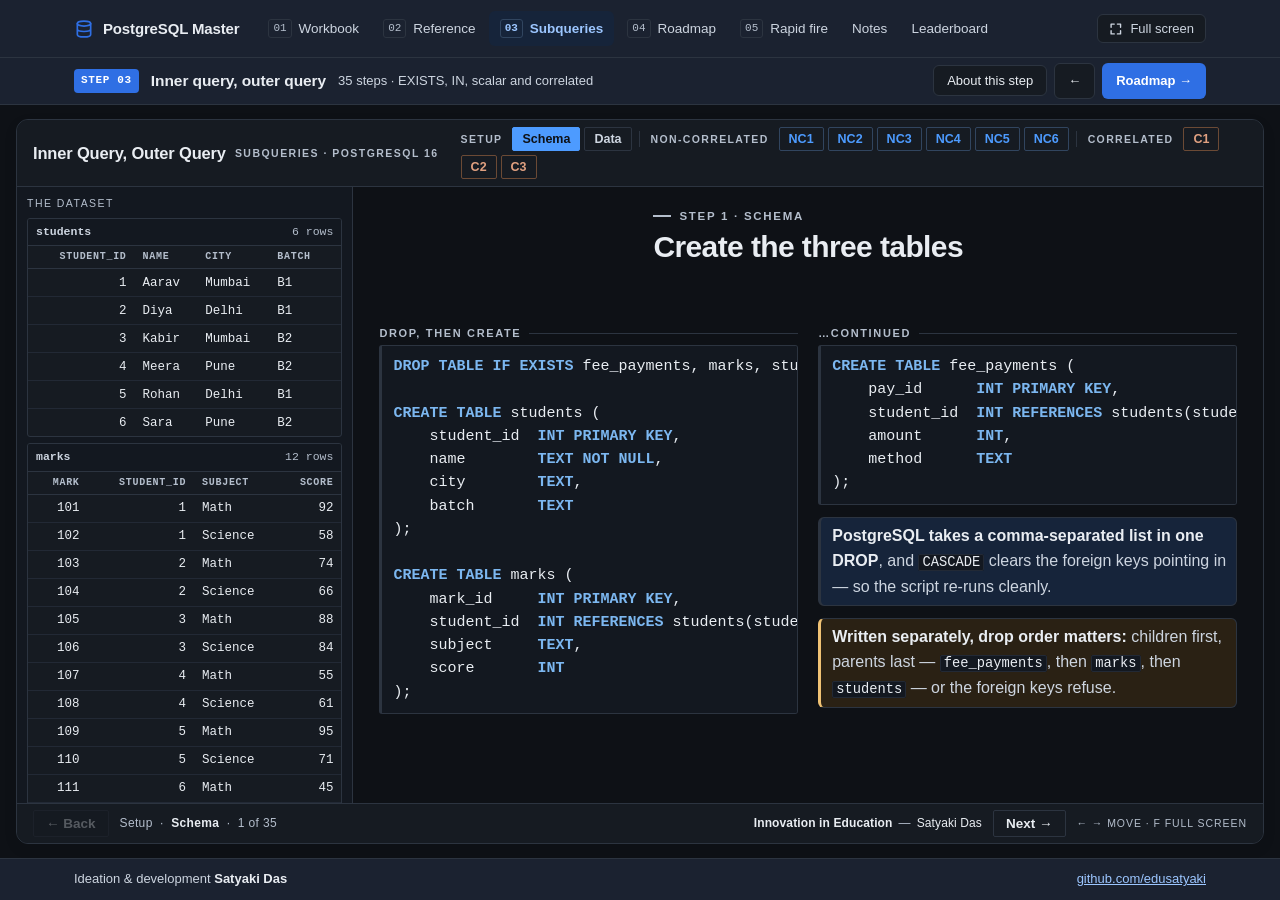
<file: subqueries.html>
<!DOCTYPE html>
<html lang="en">
<head>
<meta charset="utf-8">
<meta name="viewport" content="width=device-width, initial-scale=1">
<title>Subqueries — PostgreSQL Master</title>
<meta name="description" content="Subqueries taken apart one row at a time: as the trace steps forward, exactly the rows the inner query touches light up in the dataset.">
<link rel="icon" href="data:image/svg+xml,%3Csvg xmlns='http://www.w3.org/2000/svg' viewBox='0 0 24 24' fill='none' stroke='%234d9bff' stroke-width='2'%3E%3Cellipse cx='12' cy='5.5' rx='8' ry='3'/%3E%3Cpath d='M4 5.5v13c0 1.7 3.6 3 8 3s8-1.3 8-3v-13M4 12c0 1.7 3.6 3 8 3s8-1.3 8-3'/%3E%3C/svg%3E">
<link rel="stylesheet" href="assets/theme.css">
<link rel="stylesheet" href="assets/subqueries.css">
<style>
  /* the walkthrough was a full-viewport slide; inside the shell it becomes a
     bounded panel that keeps its own internal scrolling */
  .sqmod{
    background:var(--white); border:1px solid var(--line); border-radius:12px;
    overflow:hidden; box-shadow:0 5px 15px rgba(0,0,0,.06);
  }
  .sqmod{flex:1; min-height:0; display:flex; flex-direction:column}
  .sqmod .app{height:100%; min-height:0}
  .sqmod:fullscreen{border:0; border-radius:0}
  .sqmod:fullscreen .app{height:100vh; max-height:none}
  @media (max-width:900px), (max-height:600px){
    .sqmod{display:block}
    .sqmod .app{height:auto; min-height:0}
  }
  </style>
</head>
<body class="fixed">

<header data-shell></header>

<div data-ctx></div>

<main>
<div class="fillhost">
  <div class="wrap">
    <div class="sqmod" id="sqmod" data-fs-target>

<div class="app">
  <header class="top">
    <div class="brand"><b>Inner Query, Outer Query</b><span>Subqueries · PostgreSQL 16</span></div>
    <nav class="chips" id="chips"></nav>
  </header>
  <main class="stage">
    <aside class="data" id="data"><div class="data-head"><span>The dataset</span><em id="hlnote"></em></div></aside>
    <section class="pane" id="pane"><div class="pane-in" id="paneIn"></div></section>
  </main>
  <footer class="bot">
    <button class="nav" id="prev" type="button">← Back</button>
    <span class="crumb" id="crumb"></span>
    <span class="credit"><b>Innovation in Education</b><i>—</i>Satyaki Das</span>
    <button class="nav" id="next" type="button">Next →</button>
    <span class="hint">← → move · F full screen</span>
  </footer>
</div>
    </div>
  </div>
</div>
</main>

<footer data-shell></footer>

<script src="assets/shell.js"></script>
<script src="assets/notes.js"></script>
<script>
  Shell.mount("subqueries");
  Shell.ctx("subqueries");
</script>
<script src="assets/subqueries.js"></script>
</body>
</html>
</file>
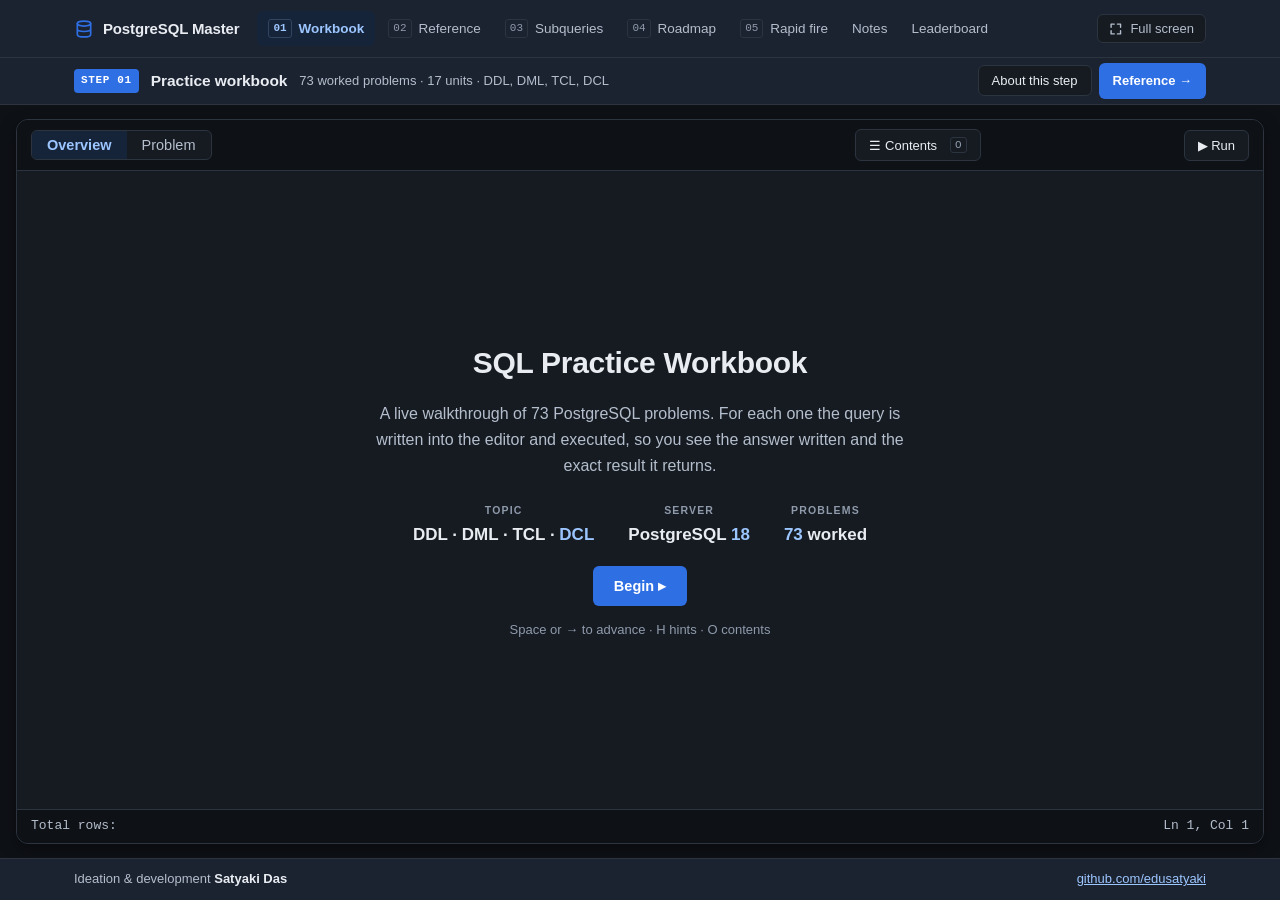
<file: workbook.html>
<!DOCTYPE html>
<html lang="en">
<head>
<meta charset="utf-8">
<meta name="viewport" content="width=device-width, initial-scale=1">
<title>Practice workbook — PostgreSQL Master</title>
<meta name="description" content="73 worked PostgreSQL problems across 17 units. Read the question, watch the answer type itself out, run it, and see the exact result.">
<link rel="icon" href="data:image/svg+xml,%3Csvg xmlns='http://www.w3.org/2000/svg' viewBox='0 0 24 24' fill='none' stroke='%234d9bff' stroke-width='2'%3E%3Cellipse cx='12' cy='5.5' rx='8' ry='3'/%3E%3Cpath d='M4 5.5v13c0 1.7 3.6 3 8 3s8-1.3 8-3v-13M4 12c0 1.7 3.6 3 8 3s8-1.3 8-3'/%3E%3C/svg%3E">
<link rel="stylesheet" href="assets/theme.css">
<link rel="stylesheet" href="assets/workbook.css">
</head>
<body class="fixed">

<header data-shell></header>

<div data-ctx></div>

<main>
<div class="fillhost">
  <div class="wrap">
    <div class="wb" id="wb" data-fs-target>

      <div class="wb-top">
        <div class="wb-views">
          <button class="tab" id="tabWelcome" type="button">Overview</button>
          <button class="tab" id="tabQuery" type="button">Problem</button>
        </div>
        <span id="counter"></span>
        <span class="fill"></span>
        <button class="btn btn-quiet btn-sm" id="contentsBtn" type="button">☰ Contents<kbd>O</kbd></button>
        <button class="btn btn-quiet btn-sm" id="hintBtn" type="button">Hints<kbd>H</kbd></button>
        <button class="btn btn-quiet btn-sm" id="resetBtn" type="button">Reset<kbd>R</kbd></button>
        <button class="btn btn-quiet btn-sm" id="btnExecute" type="button" title="Execute (F5)">▶ Run</button>
      </div>

      <div id="welcomeView">
        <h2>SQL Practice Workbook</h2>
        <p>
          A live walkthrough of <span id="wcCount1">73</span> PostgreSQL problems. For each one the
          query is written into the editor and executed, so you see the answer written and the exact
          result it returns.
        </p>
        <div class="stats">
          <div class="stat"><div class="k">Topic</div><div class="v">DDL · DML · TCL · <span>DCL</span></div></div>
          <div class="stat"><div class="k">Server</div><div class="v">PostgreSQL <span>18</span></div></div>
          <div class="stat"><div class="k">Problems</div><div class="v"><span id="wcCount2">73</span> worked</div></div>
        </div>
        <button class="btn" id="startBtn" type="button">Begin ▸</button>
        <p style="font-size:13px;color:var(--ink-3)">Space or → to advance · H hints · O contents</p>
      </div>

      <div id="queryView" style="display:none">
        <div class="wb-body">
          <aside class="scratch">
            <div class="scratch-hdr">Problem</div>
            <div id="scratchBody"></div>
          </aside>

          <div class="wb-main">
            <div class="work" style="display:flex;flex-direction:column;flex:1;min-height:0">
              <div id="editorCol">
                <div class="qeditor">
                  <div id="gutter">1</div>
                  <div id="codewrap"><pre class="code"><span id="typed"></span><span class="cursor hidden" id="cursor"></span></pre></div>
                  <div class="edit-hint" id="editHint">Click here or press <kbd>Space</kbd> to write the query</div>
                </div>
                <div id="psqlTerm"></div>
              </div>
              <div id="vsplit" title="Drag to resize output"></div>
              <div id="bottom">
                <div class="outtabs">
                  <button class="outtab active" data-pane="data" type="button">Data Output</button>
                  <button class="outtab" data-pane="messages" type="button">Messages</button>
                  <button class="outtab" data-pane="notify" type="button">Notifications</button>
                </div>
                <div class="outbody">
                  <div class="out-pane active" id="paneData"><div class="out-empty">No data output. Run the query (▶) to see results.</div></div>
                  <div class="out-pane" id="paneMessages"><div class="out-empty">—</div></div>
                  <div class="out-pane" id="paneNotify"><div class="out-empty">No notifications.</div></div>
                </div>
              </div>
            </div>
          </div>
        </div>
      </div>

      <div class="wb-status">
        <span id="stTotal">Total rows: </span>
        <span id="stStep"></span>
        <span class="sright">
          <span id="stRuntime"></span>
          <span id="stLnCol">Ln 1, Col 1</span>
        </span>
      </div>

    </div>
  </div>
</div>

</main>

<div id="overlay">
  <div class="ov-head">
    <h2>Contents · <span id="ovCount">73</span> problems</h2>
    <button class="ov-close" id="ovClose" type="button" aria-label="Close contents">×</button>
  </div>
  <div class="ov-grid" id="ovGrid"></div>
</div>

<footer data-shell></footer>

<script src="assets/shell.js"></script>
<script>
  Shell.mount("workbook");
  Shell.ctx("workbook");
</script>
<script src="assets/workbook-data.js"></script>
<script src="assets/workbook.js"></script>
</body>
</html>
</file>
<file: assets/theme.css>
/* ===========================================================================
   PostgreSQL Master — the single design system
   ---------------------------------------------------------------------------
   Every module on this site draws from this file. One palette, one type scale,
   one SQL token colouring. Dark only — there is no light palette to fall out
   of sync, and no toggle to leave half the site untested.
   Token names are kept from the original light system so module CSS did not
   have to be rewritten: --white is the raised SURFACE (not the colour white),
   and --ink/--ink-2/--ink-3 run light-to-dim rather than dark-to-light.
   =========================================================================== */

:root{
  /* brand ---------------------------------------------------------------- */
  --accent:#4d9bff;        /* borders, focus ring, rules */
  --accent-solid:#2f6fe4;  /* filled surfaces carrying white text */
  --accent-deep:#9cc6ff;   /* links and label text — LIGHT on dark */
  --accent-wash:#16243a;   /* tinted background */
  --accent-line:#31455f;

  /* ink — light to dim --------------------------------------------------- */
  --ink:#e9edf2;
  --ink-2:#b4becc;
  --ink-3:#8f9aab;

  /* surfaces ------------------------------------------------------------- */
  --white:#161b22;      /* raised surface (cards, panels, editors) */
  --ground:#0e1116;     /* page background */
  --line:#2c3440;
  --line-soft:#222935;
  --band:#1b2230;       /* contrasting band (hero, footer) */
  --band-fg:#e9edf2;

  /* semantic ------------------------------------------------------------- */
  --good:#74dfa2;   --good-wash:#11291d;   --good-line:#2f6b49;
  --warn:#f0c274;   --warn-wash:#2a2114;   --warn-line:#6d5423;
  --bad:#ff9d96;    --bad-wash:#2d1618;    --bad-line:#7a3733;
  --note:#c9b3ff;   --note-wash:#221a33;   --note-line:#4b3a78;

  /* SQL syntax — one palette for every module that prints SQL ------------ */
  --sql-kw:#7cb7f0;
  --sql-ctrl:#d7a6e8;
  --sql-str:#e0a080;
  --sql-num:#b5cea8;
  --sql-com:#8fbf8f;
  --sql-fn:#e6d9a3;
  --sql-type:#6fd3bd;
  --sql-meta:#e0bd85;
  --sql-punct:#c2cbd8;

  /* type ----------------------------------------------------------------- */
  --sans:Arial,Helvetica,sans-serif;
  --mono:ui-monospace,SFMono-Regular,Menlo,Consolas,"Courier New",monospace;

  /* form ----------------------------------------------------------------- */
  --r-sm:4px; --r:6px; --r-lg:12px;
  --shadow:0 5px 16px rgba(0,0,0,.4);
  --shadow-lift:0 14px 30px rgba(0,0,0,.5);
  --topbar-h:58px;
  --ctx-h:46px;
  --foot-h:42px;
}
/* ------------------------------------------------------------------ reset */
*{box-sizing:border-box;margin:0;padding:0}
html{-webkit-text-size-adjust:100%; color-scheme:dark}
body{
  font-family:var(--sans); color:var(--ink); background:var(--ground);
  font-size:16px; line-height:1.6; -webkit-font-smoothing:antialiased;
}
a{color:var(--accent-deep)}
button,input,select,textarea{font-family:inherit; font-size:inherit; color:inherit}
button{cursor:pointer; background:none; border:none}
:focus-visible{outline:3px solid var(--accent); outline-offset:2px; border-radius:var(--r-sm)}
img{max-width:100%}
[hidden]{display:none !important}

.wrap{max-width:1180px; margin:0 auto; padding:0 24px}
.wrap-narrow{max-width:900px; margin:0 auto; padding:0 24px}
.sr{position:absolute; width:1px; height:1px; overflow:hidden; clip:rect(0 0 0 0); white-space:nowrap}

/* ----------------------------------------------------------------- topbar */
.topbar{
  position:sticky; top:0; z-index:60; height:var(--topbar-h);
  background:var(--band); border-bottom:1px solid var(--line);
  display:flex; align-items:center;
}
.topbar-in{
  max-width:1180px; margin:0 auto; padding:0 24px; width:100%;
  display:flex; align-items:center; gap:10px;
}
.brand{
  display:flex; align-items:center; gap:9px; text-decoration:none; color:var(--ink);
  font-weight:700; font-size:15px; letter-spacing:-.01em; flex-shrink:0; margin-right:8px;
}
.brand svg{width:20px; height:20px; color:var(--accent-solid); flex-shrink:0}
.brand span{white-space:nowrap}
.navscroll{
  display:flex; align-items:center; gap:2px; overflow-x:auto; flex:1; min-width:0;
  scrollbar-width:none; -ms-overflow-style:none;
}
.navscroll::-webkit-scrollbar{display:none}
.navscroll a{
  display:flex; align-items:center; gap:7px; white-space:nowrap; text-decoration:none;
  font-size:13.5px; color:var(--ink-2); padding:7px 11px; border-radius:var(--r);
}
.navscroll a:hover{background:var(--ground); color:var(--ink)}
.navscroll a.on{background:var(--accent-wash); color:var(--accent-deep); font-weight:700}
.navscroll a .st{
  font-family:var(--mono); font-size:11px; color:var(--ink-3);
  border:1px solid var(--line); border-radius:3px; padding:0 4px; flex-shrink:0;
}
.navscroll a.on .st{border-color:var(--accent-line); color:var(--accent-deep)}

/* site-wide fullscreen toggle, in every top bar */
.fsbtn{
  display:inline-flex; align-items:center; gap:7px; flex-shrink:0; margin-left:8px;
  background:var(--white); color:var(--ink-2); border:1px solid var(--line);
  border-radius:var(--r); padding:6px 11px; font-size:13px; white-space:nowrap;
}
.fsbtn:hover{border-color:var(--accent); color:var(--ink)}
.fsbtn[aria-pressed="true"]{background:var(--accent-wash); border-color:var(--accent-line); color:var(--accent-deep)}
@media (max-width:860px){ .fsbtn span{display:none} .fsbtn{padding:6px 9px} }

/* ------------------------------------------------------------------ pages */
.band{padding:66px 0}
.band-grey{background:var(--ground); border-top:1px solid var(--line); border-bottom:1px solid var(--line)}
.band-tight{padding:34px 0}

.pagehead{
  background:var(--ground); border-bottom:1px solid var(--line); padding:30px 0;
}
.pagehead .eyebrow{
  font-size:11.5px; font-weight:700; letter-spacing:.13em; text-transform:uppercase;
  color:var(--accent-deep); margin-bottom:7px;
}
.pagehead h1{font-size:31px; font-weight:600; letter-spacing:-.015em; line-height:1.2}
.pagehead p{margin-top:9px; color:var(--ink-2); font-size:16px; max-width:76ch}
.pagehead-row{display:flex; gap:24px; align-items:flex-end; flex-wrap:wrap; justify-content:space-between}

.head{text-align:center; max-width:64ch; margin:0 auto 48px}
.head h2{font-size:32px; font-weight:600; letter-spacing:-.015em; line-height:1.25}
.head p{margin-top:13px; font-size:17px; color:var(--ink-2)}

h1,h2,h3,h4{font-weight:600; letter-spacing:-.01em}

/* ---------------------------------------------------------------- buttons */
.btn{
  display:inline-flex; align-items:center; justify-content:center; gap:8px;
  background:var(--accent-solid); color:#fff; text-decoration:none;
  font-size:14.5px; font-weight:700; padding:11px 20px; border-radius:var(--r);
  transition:background .15s ease, transform .15s ease; border:1px solid transparent;
}
.btn:hover{background:var(--accent-deep); transform:translateY(-1px)}
.btn:disabled{opacity:.42; pointer-events:none}
.btn-quiet{background:var(--white); color:var(--ink); border-color:var(--line); font-weight:400}
.btn-quiet:hover{background:var(--ground); border-color:var(--ink-3); transform:none; color:var(--ink)}
.btn-sm{padding:7px 13px; font-size:13px}
.btn-dark{background:transparent; color:var(--ink); border-color:var(--line); font-weight:400}
.btn-dark:hover{background:var(--band); border-color:var(--ink-3); transform:none}

/* ------------------------------------------------------------------ cards */
.card{
  background:var(--white); border:1px solid var(--line); border-radius:var(--r-lg);
  padding:26px 28px; box-shadow:var(--shadow);
}
.panel{
  background:var(--white); border:1px solid var(--line); border-radius:var(--r-lg);
  overflow:hidden;
}
.panel-hd{
  padding:11px 16px; border-bottom:1px solid var(--line); background:var(--ground);
  font-size:11.5px; font-weight:700; letter-spacing:.11em; text-transform:uppercase;
  color:var(--ink-2); display:flex; align-items:center; gap:10px;
}
.panel-hd .fill{flex:1}
.panel-bd{padding:16px}

.tag{
  display:inline-block; font-size:11px; font-weight:700; letter-spacing:.1em;
  text-transform:uppercase; padding:4px 9px; border-radius:var(--r-sm);
  background:var(--accent-wash); color:var(--accent-deep);
}
.tag-note{background:var(--note-wash); color:var(--note)}
.tag-good{background:var(--good-wash); color:var(--good)}
.tag-warn{background:var(--warn-wash); color:var(--warn)}
.tag-bad{background:var(--bad-wash); color:var(--bad)}

.chip{
  font-family:var(--mono); font-size:12.5px; color:var(--ink-2);
  background:var(--ground); border:1px solid var(--line);
  border-radius:var(--r-sm); padding:5px 10px; display:inline-block;
}
.chips{display:flex; flex-wrap:wrap; gap:8px; list-style:none}

.lbl{
  font-size:11px; font-weight:700; letter-spacing:.12em; text-transform:uppercase;
  color:var(--ink-3); display:flex; align-items:center; gap:10px; margin-bottom:8px;
}
.lbl::after{content:""; flex:1; height:1px; background:var(--line)}

/* ------------------------------------------------------------------- code */
code{
  font-family:var(--mono); font-size:.87em; background:var(--ground);
  border:1px solid var(--line); border-radius:var(--r-sm); padding:1px 5px; color:var(--ink);
}
pre.sql, .codeblock{
  font-family:var(--mono); font-size:14px; line-height:1.62; color:var(--ink);
  background:var(--ground); border:1px solid var(--line); border-left:3px solid var(--accent);
  border-radius:var(--r); padding:14px 16px; overflow-x:auto; white-space:pre;
  tab-size:2;
}
pre.sql code, .codeblock code{background:none; border:none; padding:0; font-size:inherit}

/* the one SQL token palette */
.k,.tok-kw    {color:var(--sql-kw);   font-weight:700}
.cf,.tok-ctrl {color:var(--sql-ctrl); font-weight:700}
.s,.tok-str   {color:var(--sql-str)}
.nu,.tok-num  {color:var(--sql-num)}
.c,.tok-com   {color:var(--sql-com);  font-style:italic}
.f,.tok-fn    {color:var(--sql-fn)}
.t,.tok-type  {color:var(--sql-type)}
.tok-meta     {color:var(--sql-meta); font-weight:700}
.tok-punct    {color:var(--sql-punct)}

/* ------------------------------------------------------------------ grids */
table.grid{border-collapse:collapse; width:100%; font-size:13.5px; font-family:var(--mono)}
table.grid th{
  text-align:left; font-weight:700; font-size:11.5px; letter-spacing:.04em;
  text-transform:uppercase; color:var(--ink-2); background:var(--ground);
  border-bottom:1px solid var(--line); padding:7px 11px; white-space:nowrap;
}
table.grid td{
  border-bottom:1px solid var(--line-soft); padding:6px 11px; color:var(--ink);
  vertical-align:top;
}
table.grid tr:last-child td{border-bottom:none}
table.grid td.n, table.grid th.n{text-align:right; font-variant-numeric:tabular-nums}
table.grid td.wrap{white-space:pre-wrap; word-break:break-word}
table.grid .nil, table.grid .nullcell{color:var(--ink-3); font-style:italic}
.grid-wrap{overflow-x:auto; border:1px solid var(--line); border-radius:var(--r)}
.grid-wrap table.grid{border-radius:0}
.rowcount{font-family:var(--mono); font-size:12px; color:var(--ink-3); padding:6px 11px}

/* ------------------------------------------------------------------ notes */
.note{
  border:1px solid var(--line); border-left:3px solid var(--accent);
  background:var(--accent-wash); border-radius:var(--r);
  padding:11px 14px; font-size:14.5px; color:var(--ink-2);
}
.note b{color:var(--ink)}
.note.warn{background:var(--warn-wash); border-left-color:#d08700}
.note.bad{background:var(--bad-wash); border-left-color:var(--bad)}
.note.good{background:var(--good-wash); border-left-color:var(--good)}

.banner{
  display:flex; gap:11px; align-items:flex-start; border-radius:var(--r);
  padding:13px 16px; font-size:14.5px; border:1px solid var(--line);
  background:var(--accent-wash); color:var(--ink-2); margin-bottom:18px;
}
.banner b{color:var(--ink)}
.banner.warn{background:var(--warn-wash); border-color:#f0dcb4}
.banner.bad{background:var(--bad-wash); border-color:#f5cfcb}


/* ================================================================= context bar
   Module pages carried a 209px marketing header that pushed the actual module
   below the fold and forced two scrollbars (page + panel). This replaces it:
   one compact row with the step, its title, the blurb behind a disclosure, and
   prev/next always in reach. */
.ctxbar{
  position:sticky; top:var(--topbar-h); z-index:50; min-height:var(--ctx-h);
  background:var(--band); border-bottom:1px solid var(--line);
  display:flex; align-items:center;
}
.ctxbar-in{
  max-width:1180px; margin:0 auto; padding:0 24px; width:100%;
  display:flex; align-items:center; gap:12px; min-height:var(--ctx-h);
}
.ctxbar .step-no{
  font-family:var(--mono); font-size:11px; font-weight:700; letter-spacing:.06em;
  background:var(--accent-solid); color:#fff; padding:3px 7px; border-radius:var(--r-sm);
  flex-shrink:0;
}
.ctxbar h1{font-size:15.5px; font-weight:700; letter-spacing:-.005em; flex-shrink:0}
.ctxbar .meta{
  font-size:13px; color:var(--ink-2); overflow:hidden; text-overflow:ellipsis;
  white-space:nowrap; min-width:0; flex:1;
}
.ctxbar .acts{display:flex; align-items:center; gap:7px; flex-shrink:0; margin-left:auto}
.ctx-about{
  background:var(--white); border-bottom:1px solid var(--line);
  font-size:15px; color:var(--ink-2); line-height:1.6;
}
.ctx-about .wrap{padding-top:16px; padding-bottom:18px; max-width:82ch}
.ctx-about b{color:var(--ink)}

/* lecture decks listed inside a step's "About this step" panel */
.ctx-notes{display:flex; flex-wrap:wrap; align-items:center; gap:9px; margin-top:14px;
           padding-top:13px; border-top:1px solid var(--line)}
.ctx-notes .lbl{margin:0; flex:0 0 auto}
.ctx-notes .lbl::after{display:none}
.ctx-notes a{
  display:inline-flex; align-items:center; gap:6px; text-decoration:none; font-size:13.5px;
  background:var(--accent-wash); color:var(--accent-deep);
  border:1px solid var(--accent-line); border-radius:var(--r); padding:5px 11px;
}
.ctx-notes a:hover{border-color:var(--accent); text-decoration:underline}

/* app pages: the module owns the viewport, so only its own panes scroll */
body.fixed{height:100vh; overflow:hidden; display:flex; flex-direction:column}
body.fixed main{flex:1; min-height:0; display:flex; flex-direction:column}
/* the footer is fixed, so it sits outside the flex flow; body's
   padding-bottom is what keeps the module clear of it */
.fillhost{flex:1; min-height:0; display:flex; flex-direction:column; background:var(--ground)}
/* App pages run full-bleed: capping them at the 1180px document measure left a
   third of a wide screen empty on either side. Documents keep the measure. */
.fillhost > .wrap{flex:1; min-height:0; width:100%; max-width:none; display:flex;
                  flex-direction:column; padding:14px 16px}
/* width:100% matters: `margin:0 auto` on a column flex item disables cross-axis
   stretch, so without it .wrap shrinks to its content instead of filling. */
.fillhost.bleed > .wrap{padding-left:14px; padding-right:14px}

/* short or narrow screens: stacking and scrolling beat a squeezed panel */
@media (max-width:900px), (max-height:600px){
  body.fixed{height:auto; overflow:visible; display:block}
  body.fixed main{display:block}
  .fillhost{display:block}
  .fillhost > .wrap{display:block}
  .ctxbar{position:static}
  .ctxbar-in{flex-wrap:wrap; padding-top:8px; padding-bottom:8px}
  .ctxbar .meta{flex-basis:100%; white-space:normal}
}

/* module pager, emitted by Shell.pager() */
.modpager{display:flex; flex-wrap:wrap; justify-content:space-between; gap:14px;
          padding:26px 0 0; border-top:1px solid var(--line)}
.modpager .btn{flex:1 1 auto; min-width:0}

/* ----------------------------------------------------------------- footer
   Pinned to the viewport on every page. Its height is reserved on <body> so
   nothing is ever hidden underneath it — on app pages that reservation also
   shrinks the box the module fills. */
.sitefoot{
  position:fixed; left:0; right:0; bottom:0; z-index:65;
  height:var(--foot-h); display:flex; align-items:center;
  background:var(--band); border-top:1px solid var(--line);
  color:var(--ink-2); font-size:13px;
}
.sitefoot-in{
  display:flex; flex-wrap:nowrap; gap:16px; justify-content:space-between;
  align-items:center; width:100%; min-width:0;
}
.sitefoot-in > *{overflow:hidden; text-overflow:ellipsis; white-space:nowrap}
.sitefoot b{color:var(--ink); font-weight:600}
.sitefoot a{color:var(--accent-deep)}
body{padding-bottom:var(--foot-h)}
/* narrow screens: drop the repo link rather than ellipsing the byline */
@media (max-width:560px){
  .sitefoot-in > :last-child{display:none}
  .sitefoot-in{justify-content:center}
}

/* full-height module pages sit in a flex column so the footer lands correctly */
body.app{display:flex; flex-direction:column; min-height:100vh}
body.app main{flex:1 0 auto}

/* ------------------------------------------------------------------ phone */
@media (max-width:860px){
  .topbar-in{padding:0 14px}
  .brand span{display:none}
  .navscroll a .st{display:none}
}
@media (max-width:640px){
  .band{padding:46px 0}
  .head{margin-bottom:32px}
  .head h2{font-size:25px}
  .pagehead h1{font-size:24px}
  .pagehead{padding:22px 0}
  .wrap,.wrap-narrow{padding:0 16px}
  .card{padding:20px}
  pre.sql,.codeblock{font-size:12.5px}
}

@media (prefers-reduced-motion:reduce){
  *{animation-duration:.01ms !important; transition-duration:.01ms !important}
}
</file>
<file: assets/roadmap.css>
/* ===========================================================================
   Module 05 — roadmap, join and leaderboard.
   The original module shipped its own copy of this design system; that file is
   gone. What remains here is only what the shared theme does not already
   provide — chapter accordions, problem rows, the podium and the form fields.
   =========================================================================== */

.stack{display:flex; flex-direction:column; gap:8px; padding:26px 0 4px}
.subhead{color:var(--ink-2); font-size:16px}
.mono{font-family:var(--mono)}
.muted{color:var(--ink-2)}
.small{font-size:13.5px}
.byline{font-size:12.5px; color:var(--ink-3); margin-top:10px}
.whoami{
  font-family:var(--mono); font-size:12px; color:var(--accent-deep);
  background:var(--accent-wash); border:1px solid var(--accent-line);
  border-radius:99px; padding:3px 10px; white-space:nowrap; margin-left:6px;
}
.btn-primary{
  display:inline-flex; align-items:center; justify-content:center; gap:8px;
  background:var(--accent-solid); color:#fff; border:1px solid transparent;
  font-size:14.5px; font-weight:700; padding:11px 20px; border-radius:var(--r);
  text-decoration:none; transition:background .15s ease;
}
.btn-primary:hover{background:var(--accent-deep)}
.btn-lg{padding:14px 22px; font-size:15.5px}

/* ------------------------------------------------------------------- stats */
.stats{display:grid; grid-template-columns:repeat(auto-fit,minmax(150px,1fr)); gap:14px; margin:18px 0}
.stat{background:var(--white); border:1px solid var(--line); border-radius:var(--r-lg); padding:16px 18px}
.stat .k{font-size:10.5px; font-weight:700; letter-spacing:.11em; text-transform:uppercase; color:var(--ink-3)}
.stat .v{font-size:25px; font-weight:600; margin-top:3px; letter-spacing:-.02em}
.stat .v small{font-size:14px; color:var(--ink-3); font-weight:400}
.bar{height:8px; background:var(--line); border-radius:99px; overflow:hidden; margin-bottom:22px}
.bar i{display:block; height:100%; background:var(--accent-solid); transition:width .3s ease}

/* ----------------------------------------------------------------- toolbar */
.toolbar{display:flex; flex-wrap:wrap; gap:10px; align-items:center; margin-bottom:20px}
.toolbar input[type=search]{
  flex:1 1 220px; min-width:0; height:38px; padding:0 13px; font-size:14px;
  background:var(--white); border:1px solid var(--line); border-radius:var(--r); outline:none;
}
.toolbar input[type=search]:focus{border-color:var(--accent)}
.row{display:flex; gap:6px; flex-wrap:wrap}
.chipbtn{
  font-size:13px; padding:7px 13px; border-radius:var(--r);
  border:1px solid var(--line); background:var(--white); color:var(--ink-2);
}
.chipbtn:hover{border-color:var(--ink-3); color:var(--ink)}
.chipbtn[aria-pressed=true]{background:var(--accent-wash); border-color:var(--accent-line); color:var(--accent-deep); font-weight:700}
.empty{padding:34px 0; text-align:center; color:var(--ink-3)}

/* ---------------------------------------------------------------- chapters */
.chapter{background:var(--white); border:1px solid var(--line); border-radius:var(--r-lg); margin-bottom:12px; overflow:hidden}
.ch-head{display:flex; align-items:center; gap:13px; padding:14px 18px; width:100%; text-align:left; background:none; border:none}
.ch-head:hover{background:var(--ground)}
.ch-idx{
  font-family:var(--mono); font-size:11.5px; font-weight:700; flex-shrink:0;
  width:26px; height:26px; border-radius:50%; display:flex; align-items:center; justify-content:center;
  background:var(--accent-wash); color:var(--accent-deep);
}
.ch-name{flex:1; font-weight:600; font-size:15.5px; min-width:0}
.ch-meta{font-family:var(--mono); font-size:12px; color:var(--ink-3); flex-shrink:0}
.ch-bar{width:76px; height:6px; background:var(--line); border-radius:99px; overflow:hidden; flex-shrink:0}
.ch-bar i{display:block; height:100%; background:var(--accent-solid)}
.caret{color:var(--ink-3); font-size:12px; transition:transform .16s ease; flex-shrink:0}
.chapter.open .caret{transform:rotate(180deg)}
.ch-body{border-top:1px solid var(--line)}

/* ---------------------------------------------------------------- problems */
.prob{display:flex; align-items:flex-start; gap:12px; padding:10px 18px; border-bottom:1px solid var(--line-soft)}
.prob:last-child{border-bottom:none}
.prob:hover{background:var(--ground)}
.tick{
  width:19px; height:19px; flex-shrink:0; margin-top:2px; border-radius:var(--r-sm);
  border:1px solid var(--line); background:var(--white); color:transparent; font-size:12px; line-height:1;
}
.tick:hover{border-color:var(--accent)}
.prob.done .tick{background:var(--accent-solid); border-color:var(--accent-solid); color:#fff}
.prob.done .p-name{color:var(--ink-3); text-decoration:line-through}
.p-main{flex:1; min-width:0}
.p-name{font-size:14.5px; color:var(--ink); text-decoration:none; word-break:break-word}
.p-name:hover{color:var(--accent-deep); text-decoration:underline}
.p-plat{display:flex; flex-wrap:wrap; gap:7px; margin-top:3px; align-items:center}
.t-plat,.t-ok,.kind{
  font-size:10.5px; font-weight:700; letter-spacing:.05em; text-transform:uppercase;
  padding:2px 6px; border-radius:3px; border:1px solid var(--line);
  background:var(--ground); color:var(--ink-2);
}
.t-ok{background:var(--good-wash); border-color:var(--good-line); color:var(--good)}
.ch-meta.pts,.p-plat .mono{font-family:var(--mono); font-size:11.5px; color:var(--ink-3)}
.subhead.prem{
  padding:9px 18px; background:var(--note-wash); color:var(--note);
  font-size:11px; font-weight:700; letter-spacing:.1em; text-transform:uppercase;
  border-bottom:1px solid var(--line-soft);
}

/* ------------------------------------------------------------- leaderboard */
.pod{display:grid; grid-template-columns:repeat(3,1fr); gap:14px; margin-bottom:24px}
.place{background:var(--white); border:1px solid var(--line); border-radius:var(--r-lg); padding:18px; text-align:center}
.place.p1{border-color:var(--warn-line); background:linear-gradient(180deg,var(--warn-wash),var(--white))}
.place.p2{border-color:var(--ink-3)}
.place.p3{border-color:var(--bad-line)}
.place .rank{font-family:var(--mono); font-size:12px; color:var(--ink-3)}
.place .nm{display:block; font-weight:600; font-size:16px; margin:5px 0 2px; word-break:break-word}
.place .pts{font-family:var(--mono); font-size:13px; color:var(--accent-deep); font-weight:700}
table.board{width:100%; border-collapse:collapse; font-size:14.5px; background:var(--white)}
table.board th{
  text-align:left; font-size:10.5px; font-weight:700; letter-spacing:.09em; text-transform:uppercase;
  color:var(--ink-3); padding:9px 12px; border-bottom:1px solid var(--line); background:var(--ground);
}
table.board td{padding:10px 12px; border-bottom:1px solid var(--line-soft); vertical-align:middle}
table.board tr.me{background:var(--accent-wash)}
table.board td.num{text-align:right; font-family:var(--mono); font-variant-numeric:tabular-nums}
.who{display:flex; flex-direction:column}
.who b{font-weight:600}
.who span{font-family:var(--mono); font-size:11.5px; color:var(--ink-3)}
.delta{font-family:var(--mono); font-size:12px}
.delta.up{color:var(--good)} .delta.down{color:var(--bad)}
.delta.flat{color:var(--ink-3)} .delta.new{color:var(--accent-deep)}

/* -------------------------------------------------------------------- join */
.hero-band{background:var(--band); color:var(--band-fg); padding:52px 0}
.hero-in{
  max-width:1180px; margin:0 auto; padding:0 24px;
  display:grid; grid-template-columns:minmax(0,1fr) minmax(0,420px); gap:44px; align-items:start;
}
.hero-band .eyebrow{font-size:11.5px; font-weight:700; letter-spacing:.13em; text-transform:uppercase; color:var(--accent-deep)}
.hero-band h1{font-size:38px; line-height:1.18; margin:12px 0; letter-spacing:-.02em}
.hero-band .lede{color:var(--ink-2); font-size:17px; max-width:56ch}
.hero-band code{background:var(--ground); border-color:var(--line); color:var(--accent-deep)}
.pillrow{display:flex; flex-wrap:wrap; gap:9px; margin-top:20px}
.pill{font-size:12.5px; color:var(--ink-2); border:1px solid var(--line); border-radius:99px; padding:5px 13px}
.hero-card{background:var(--white); color:var(--ink); border-radius:var(--r-lg); padding:26px 26px 22px; box-shadow:0 18px 40px rgba(0,0,0,.28)}
.hero-card h2{font-size:20px}
.field{margin-bottom:14px}
.field label,.field .lbl{display:block; font-size:13px; font-weight:700; color:var(--ink); margin-bottom:5px; letter-spacing:0; text-transform:none}
.field .lbl::after{display:none}
.field .opt{font-weight:400; color:var(--ink-3)}
.field input{
  width:100%; height:40px; padding:0 12px; font-size:14.5px;
  border:1px solid var(--line); border-radius:var(--r); background:var(--white); outline:none;
}
.field input:focus{border-color:var(--accent); box-shadow:0 0 0 3px rgba(77,155,255,.22)}
.field .hint{font-size:12px; color:var(--ink-3); margin-top:4px}
.field .err{font-size:12.5px; color:var(--bad); margin-top:4px; font-weight:700}
.field input[aria-invalid=true]{border-color:var(--bad)}
.section-head{text-align:center; max-width:62ch; margin:0 auto}
.section-head h2{font-size:27px}
.section-head p{color:var(--ink-2); margin-top:8px}
.step{background:var(--white); border:1px solid var(--line); border-radius:var(--r-lg); padding:20px}
.step .n{
  display:inline-flex; align-items:center; justify-content:center; width:26px; height:26px;
  border-radius:50%; background:var(--accent-solid); color:#fff;
  font-family:var(--mono); font-size:12px; font-weight:700; margin-bottom:9px;
}
.step b{display:block; margin-bottom:5px}
.step p{font-size:14px; color:var(--ink-2)}
.arrow{transition:transform .15s ease}
.btn-primary:hover .arrow{transform:translateX(3px)}

@media (max-width:860px){
  .hero-in{grid-template-columns:1fr; gap:28px}
  .hero-band h1{font-size:28px}
  .pod{grid-template-columns:1fr}
  .ch-bar{display:none}
  table.board td.hide-sm,table.board th.hide-sm{display:none}
}
</file>
<file: assets/notes.css>
/* ===========================================================================
   Lecture notes — the one place on this site that wears a different skin.
   Modelled on the Data World notes console: a power-on, a numbered rail of
   modules, and the deck itself behind a screen bezel. Everything is scoped
   under .ntmod so the neon stays here and the shared theme keeps the chrome.
   =========================================================================== */

.ntmod{
  --nt-void:#05050f;
  --nt-panel:#0a0c1c;
  --nt-panel-2:#0e1226;
  --nt-cyan:#3fdcf0;
  --nt-cyan-dim:#1d8a99;
  --nt-mag:#e879f9;
  --nt-ink:#dbe7f5;
  --nt-ink-2:#9fb3cc;
  --nt-line:rgba(63,220,240,.22);
  --nt-line-hot:rgba(63,220,240,.55);

  position:relative; overflow:hidden;
  background:var(--nt-void);
  border:1px solid var(--nt-line);
  border-radius:var(--r-lg);
  color:var(--nt-ink);
  flex:1; min-height:0;          /* fills the viewport the archetype gives it */
  display:flex; flex-direction:column;
}
.ntmod:fullscreen{border:0; border-radius:0}

/* faint scan grid behind everything */
.ntmod::before{
  content:""; position:absolute; inset:0; pointer-events:none; opacity:.5;
  background-image:
    linear-gradient(rgba(63,220,240,.05) 1px, transparent 1px),
    linear-gradient(90deg, rgba(63,220,240,.05) 1px, transparent 1px);
  background-size:44px 44px;
}

/* ------------------------------------------------------------------- boot */
.nt-boot{
  position:absolute; inset:0; z-index:5; display:flex; flex-direction:column;
  align-items:center; justify-content:center; gap:26px;
  background:radial-gradient(circle at 50% 45%, #0c1430 0%, var(--nt-void) 62%);
}
.nt-boot[hidden]{display:none}
.nt-power{
  position:relative; width:150px; height:150px; border-radius:50%;
  background:none; border:none; cursor:pointer; display:grid; place-items:center;
}
.nt-power .ring{position:absolute; inset:0; border-radius:50%}
.nt-power .ring.dash{
  border:2px dashed var(--nt-mag); opacity:.85;
  animation:nt-spin 14s linear infinite;
}
.nt-power .ring.glow{
  inset:26px; border:2px solid var(--nt-cyan);
  box-shadow:0 0 22px rgba(63,220,240,.55), inset 0 0 18px rgba(63,220,240,.35);
  animation:nt-pulse 2.6s ease-in-out infinite;
}
.nt-power svg{width:34px; height:34px; color:var(--nt-cyan); position:relative; z-index:1}
.nt-power:hover .ring.glow{box-shadow:0 0 34px rgba(63,220,240,.8), inset 0 0 22px rgba(63,220,240,.5)}
@keyframes nt-spin{to{transform:rotate(360deg)}}
@keyframes nt-pulse{0%,100%{opacity:.8}50%{opacity:1}}
.nt-boot .cap{
  font-family:var(--mono); font-size:12px; letter-spacing:.34em; text-transform:uppercase;
  color:var(--nt-cyan); text-align:center;
}
.nt-boot .sub{font-size:14px; color:var(--nt-ink-2); text-align:center; max-width:42ch}

/* ------------------------------------------------------------------ shell */
.nt-shell{display:flex; flex:1; min-height:0; position:relative; z-index:1}
.nt-shell[hidden]{display:none}

.nt-rail{
  width:236px; flex-shrink:0; border-right:1px solid var(--nt-line);
  background:linear-gradient(180deg,var(--nt-panel),var(--nt-void));
  display:flex; flex-direction:column; min-height:0;
}
.nt-rail .hd{
  padding:14px 16px; border-bottom:1px solid var(--nt-line);
  font-family:var(--mono); font-size:11px; letter-spacing:.24em; text-transform:uppercase;
  color:var(--nt-cyan);
}
.nt-list{overflow-y:auto; padding:10px; display:flex; flex-direction:column; gap:6px;
         flex:0 1 auto}   /* sits at its natural height instead of stretching */
.nt-item{
  display:flex; align-items:center; gap:11px; width:100%; text-align:left;
  padding:11px 12px; border-radius:8px; cursor:pointer;
  background:var(--nt-panel-2); border:1px solid transparent; color:var(--nt-ink-2);
  font-size:14px; line-height:1.3; transition:.15s;
}
.nt-item .n{
  font-family:var(--mono); font-size:12px; font-weight:700; flex-shrink:0;
  color:var(--nt-cyan-dim);
}
.nt-item:hover{border-color:var(--nt-line); color:var(--nt-ink); background:#121734}
.nt-item[aria-current="true"]{
  background:linear-gradient(90deg, rgba(63,220,240,.16), rgba(232,121,249,.08));
  border-color:var(--nt-line-hot); color:#fff; font-weight:600;
  box-shadow:inset 2px 0 0 var(--nt-cyan);
}
.nt-item[aria-current="true"] .n{color:var(--nt-cyan)}

/* ----------------------------------------------------------------- screen */
.nt-screen{flex:1; min-width:0; display:flex; flex-direction:column; padding:14px}
.nt-bezel{
  flex:1; min-height:0; display:flex; flex-direction:column;
  border:1px solid var(--nt-line-hot); border-radius:10px; overflow:hidden;
  background:#04040c;
  box-shadow:0 0 0 1px rgba(0,0,0,.6), 0 0 34px rgba(63,220,240,.14) inset;
}
.nt-bar{
  display:flex; align-items:center; gap:12px; padding:9px 14px;
  border-bottom:1px solid var(--nt-line); background:var(--nt-panel);
  font-family:var(--mono); font-size:12px; color:var(--nt-ink-2);
}
.nt-bar .dot{width:9px; height:9px; border-radius:50%; background:var(--nt-cyan); box-shadow:0 0 9px var(--nt-cyan); flex-shrink:0}
.nt-bar .ttl{color:var(--nt-ink); font-weight:600; letter-spacing:.04em}
.nt-bar .fill{flex:1}
.nt-page{font-family:var(--mono); font-size:12px; color:var(--nt-cyan-dim); letter-spacing:.1em}
.nt-bar a{
  color:var(--nt-cyan); text-decoration:none; border:1px solid var(--nt-line);
  border-radius:5px; padding:3px 9px; white-space:nowrap;
}
.nt-bar a:hover{border-color:var(--nt-line-hot); text-decoration:underline}
.nt-stage{
  flex:1; min-height:0; display:flex; align-items:center; justify-content:center;
  background:#04040c; padding:8px;
}
/* The decks are 16:9. Sizing the frame to the largest 16:9 box that fits means
   Canva has nothing to letterbox — before this the frame was 1.44:1 and every
   deck sat between black bands. */
.nt-frame{
  position:relative; aspect-ratio:16/9;
  height:100%; width:auto; max-width:100%;
  margin:auto; background:#04040c;
}
@supports not (aspect-ratio:16/9){ .nt-frame{width:100%; height:100%} }
.nt-frame iframe{position:absolute; inset:0; width:100%; height:100%; border:0; display:block}
/* shown only when the embed does not render */
.nt-fallback{
  position:absolute; inset:0; display:flex; flex-direction:column; gap:14px;
  align-items:center; justify-content:center; text-align:center; padding:26px;
  background:var(--nt-panel); color:var(--nt-ink-2); font-size:15px;
}
.nt-fallback p{margin:0; max-width:46ch}
.nt-fallback a{
  color:var(--nt-cyan); text-decoration:none;
  border:1px solid var(--nt-line-hot); border-radius:6px; padding:8px 16px;
}
.nt-fallback a:hover{background:rgba(63,220,240,.1)}
.nt-blurb{
  padding:11px 15px; border-top:1px solid var(--nt-line);
  background:var(--nt-panel); font-size:14px; color:var(--nt-ink-2);
}

@media (prefers-reduced-motion:reduce){
  .nt-power .ring.dash,.nt-power .ring.glow{animation:none}
}
@media (max-width:900px){
  .ntmod{min-height:0}
  .nt-shell{flex-direction:column}
  .nt-rail{width:auto; border-right:0; border-bottom:1px solid var(--nt-line)}
  .nt-list{flex-direction:row; overflow-x:auto; padding:10px}
  .nt-item{flex:0 0 auto; white-space:nowrap}
  .nt-stage{padding:0}
  /* width-led here: a min-height forced the frame portrait, which put the
     letterbox bands straight back */
  .nt-frame{width:100%; height:auto; max-width:none}
}
</file>
<file: assets/dbms.css>
/* Module 06 - DBMS & SQL rapid fire.
   Rules are scoped under .dbmod: this module uses .topbar, .wrap, .card, .btn
   and .tag, all of which the shared shell also owns. Its palette carries the
   site's dark values. Markup and JS are untouched. */

:root {
  --page:#0e1116;
  --surface:#161b22;
  --surface-2:#131820;
  --border:#2c3440;
  --border-2:#39424f;

  --ink:#e9edf2;
  --ink-2:#b4becc;
  --muted:#8f9aab;
  --muted-2:#7c8797;

  --green:#74dfa2;
  --green-dark:#a6efc6;
  --green-soft:#11291d;
  --green-line:#2f6b49;

  --blue:#4d9bff;
  --blue-dark:#9cc6ff;
  --blue-soft:#16243a;
  --blue-line:#31455f;


  --red:#ff9d96;
  --red-soft:#2d1618;
  --red-line:#7a3733;
  --amber:#e0b060;
  --amber-soft:#2a2114;
  --amber-line:#6d5423;

  --radius:10px;
  --radius-lg:12px;
  --font:"Inter",system-ui,-apple-system,"Segoe UI",sans-serif;
  --display:"Space Grotesk","Inter",system-ui,sans-serif;
  --mono:"JetBrains Mono",ui-monospace,SFMono-Regular,Menlo,monospace;
}
.dbmod * {box-sizing:border-box}
.dbmod html,
.dbmod {margin:0;padding:0}
.dbmod html {overflow-x:hidden}
.dbmod {
  background:var(--page);
  color:var(--ink);
  font-family:var(--font);
  font-size:16px;
  line-height:1.55;
  -webkit-font-smoothing:antialiased;
  min-height:100vh;
  display:flex;flex-direction:column;
}
.dbmod .screen {display:none}
.dbmod .screen.is-active {display:flex;flex-direction:column;flex:1 0 auto}
.dbmod .wrap {max-width:1120px;margin:0 auto;padding:20px 20px 64px}
.dbmod .wrap-narrow {max-width:680px}
.dbmod .start-wrap {max-width:980px;flex:1;display:flex;flex-direction:column;
  justify-content:center;min-height:0;padding-bottom:24px}
.dbmod .start-grid {display:grid;grid-template-columns:1fr 1fr;gap:16px;align-items:start}
.dbmod .start-grid .card {margin-bottom:0}
.dbmod .start-grid .card-body {padding:16px}
.dbmod .start-grid .field {margin-bottom:12px}
.dbmod .covers {
  margin:14px 0 0;padding-top:12px;border-top:1px solid var(--border);
  font-size:.72rem;line-height:1.6;color:var(--muted-2);
}
.dbmod .covers b {
  display:block;font-size:.64rem;text-transform:uppercase;letter-spacing:.11em;
  color:var(--muted);font-weight:600;margin-bottom:3px;
}
@media (max-width:820px){
.dbmod .start-wrap {flex:0 0 auto;justify-content:flex-start;padding-bottom:40px}
.dbmod .start-grid {grid-template-columns:1fr}
}
.dbmod .topbar {
  display:flex;align-items:center;gap:16px;flex-wrap:wrap;
  padding:14px 20px;background:var(--surface);border-bottom:1px solid var(--border);
}
.dbmod .wordmark {
  font-family:var(--display);font-weight:700;font-size:1.5rem;letter-spacing:-.02em;
  text-transform:uppercase;color:var(--ink);white-space:nowrap;
}
.dbmod .wordmark i {font-style:normal;color:var(--green)}
.dbmod .wordmark-sm {font-size:1.15rem}
.dbmod .topbar-right {margin-left:auto;display:flex;align-items:center;gap:8px;flex-wrap:wrap}
.dbmod .stepchip {
  display:inline-flex;align-items:center;gap:6px;
  border:1px solid var(--border);background:var(--surface);border-radius:999px;
  padding:6px 14px;font-size:.82rem;color:var(--muted);white-space:nowrap;
}
.dbmod .stepchip b {color:var(--ink);font-family:var(--display);font-weight:700}
.dbmod .stepchip-num {border-color:var(--blue-line);background:var(--blue-soft)}
.dbmod .stepchip-num b {font-family:var(--mono);color:var(--blue-dark);font-weight:600}
.dbmod .hstat {
  display:inline-flex;align-items:baseline;gap:7px;padding:6px 14px;
  border:1px solid var(--border);border-radius:999px;background:var(--surface);
}
.dbmod .hstat span {font-size:.66rem;text-transform:uppercase;letter-spacing:.1em;color:var(--muted-2)}
.dbmod .hstat b {font-family:var(--display);font-size:1.05rem;color:var(--ink)}
.dbmod .banner {
  display:flex;align-items:center;gap:14px;
  background:var(--blue-soft);border-left:4px solid var(--blue);
  padding:14px 20px;
}
.dbmod .banner p {
  margin:0;font-family:var(--display);font-size:1.12rem;font-weight:500;
  color:var(--blue-dark);letter-spacing:-.01em;
}
.dbmod .tag {
  flex:0 0 auto;background:var(--blue);color:var(--page);border-radius:6px;
  font-family:var(--display);font-weight:700;font-size:.68rem;letter-spacing:.1em;
  text-transform:uppercase;padding:5px 10px;
}
.dbmod .card {
  background:var(--surface);border:1px solid var(--border);border-radius:var(--radius-lg);
  margin-bottom:16px;overflow:hidden;
}
.dbmod .card-head {
  display:flex;align-items:center;justify-content:space-between;gap:12px;
  padding:11px 16px;background:var(--surface-2);border-bottom:1px solid var(--border);
}
.dbmod .card-head > span:first-child {
  font-size:.72rem;font-weight:600;text-transform:uppercase;letter-spacing:.11em;color:var(--muted);
}
.dbmod .card-body {padding:18px 16px}
.dbmod .badge {
  font-family:var(--mono);font-size:.72rem;color:var(--muted);
  background:var(--surface);border:1px solid var(--border);border-radius:999px;padding:2px 10px;
}
.dbmod .field {display:block;margin-bottom:14px}
.dbmod .field > span {
  display:block;font-size:.68rem;font-weight:600;text-transform:uppercase;
  letter-spacing:.11em;color:var(--muted);margin-bottom:7px;
}
.dbmod .field input,
.dbmod .field select {
  width:100%;padding:11px 13px;border-radius:var(--radius);font:inherit;color:var(--ink);
  background:var(--surface);border:1px solid var(--border-2);outline:none;
  transition:border-color .14s, box-shadow .14s;
}
.dbmod .field input {font-family:var(--mono);font-size:.92rem}
.dbmod .field input::placeholder {color:var(--muted-2);font-family:var(--font)}
.dbmod .field input:focus,
.dbmod .field select:focus {
  border-color:var(--blue);box-shadow:0 0 0 3px rgba(37,99,235,.14);
}
.dbmod .field select {
  font-family:var(--mono);font-size:.92rem;cursor:pointer;
  appearance:none;-webkit-appearance:none;
  background-image:linear-gradient(45deg,transparent 50%,var(--muted) 50%),linear-gradient(135deg,var(--muted) 50%,transparent 50%);
  background-position:calc(100% - 18px) calc(50% + 1px), calc(100% - 13px) calc(50% + 1px);
  background-size:5px 5px, 5px 5px;background-repeat:no-repeat;
}
.dbmod .field-row {display:flex;gap:12px}
.dbmod .field-row .field {flex:1;min-width:0}
.dbmod .field-row .field:first-child {flex:0 0 32%}
.dbmod .form-error {
  color:var(--red);background:var(--red-soft);border:1px solid var(--red-line);
  border-radius:var(--radius);font-size:.85rem;margin:0 0 12px;padding:9px 12px;display:none;
}
.dbmod .btn {
  font:inherit;font-weight:600;border:1px solid transparent;border-radius:var(--radius);
  padding:11px 22px;cursor:pointer;transition:background .14s, border-color .14s, transform .1s;
}
.dbmod .btn:active {transform:translateY(1px)}
.dbmod .btn-go {background:var(--green);color:var(--page)}
.dbmod .btn-go:hover {background:var(--green-dark)}
.dbmod .btn-blue {background:var(--blue);color:var(--page)}
.dbmod .btn-blue:hover {background:var(--blue-dark)}
.dbmod .btn-ghost {background:var(--surface);color:var(--ink-2);border-color:var(--border-2)}
.dbmod .btn-ghost:hover {background:var(--surface-2)}
.dbmod .btn-block {width:100%;padding:13px;font-size:1rem}
.dbmod .btn-sm {padding:7px 14px;font-size:.85rem;border-radius:8px}
.dbmod .rules {margin:0;padding-left:18px;color:var(--ink-2);font-size:.86rem;line-height:1.5}
.dbmod .rules li {margin-bottom:7px}
.dbmod .rules li:last-child {margin-bottom:0;color:var(--muted)}
.dbmod kbd {
  font-family:var(--mono);font-size:.75em;background:var(--surface-2);
  border:1px solid var(--border-2);border-bottom-width:2px;border-radius:4px;
  padding:1px 5px;color:var(--ink-2);
}
.dbmod .footer {margin-top:22px;color:var(--muted-2);font-size:.78rem;line-height:1.7;text-align:center}
.dbmod .progress {height:3px;background:var(--border)}
.dbmod .progress-fill {height:100%;width:0;background:var(--green);transition:width .35s ease}
.dbmod #screen-quiz .wrap {
  display:flex;flex-direction:column;justify-content:center;
  flex:1;min-height:0;padding-top:28px;width:100%;
}
.dbmod .quiz-grid {display:grid;grid-template-columns:220px 1fr;gap:16px;align-items:start}
@media (max-width:760px){
.dbmod .quiz-grid {grid-template-columns:1fr}
.dbmod #screen-quiz .wrap {justify-content:flex-start;flex:0 0 auto}
.dbmod .card-timer .card-body {flex-direction:row;justify-content:center;align-items:center;gap:14px;padding:12px}
.dbmod .timer {width:64px;height:64px}
.dbmod .timer-value {font-size:1.5rem}
.dbmod .timer-note {font-size:.62rem}
}
.dbmod .card-timer .card-body {display:flex;flex-direction:column;align-items:center;gap:6px}
.dbmod .timer {position:relative;width:132px;height:132px}
.dbmod .timer svg {width:100%;height:100%;transform:rotate(-90deg)}
.dbmod .ring-track {fill:none;stroke:var(--border);stroke-width:9}
.dbmod .ring-progress {fill:none;stroke:var(--green);stroke-width:9;stroke-linecap:round;transition:stroke .3s ease}
.dbmod .timer.is-warn .ring-progress {stroke:var(--amber)}
.dbmod .timer.is-danger .ring-progress {stroke:var(--red)}
.dbmod .timer-value {
  position:absolute;inset:0;display:grid;place-items:center;
  font-family:var(--display);font-size:2.5rem;font-weight:700;color:var(--ink);
}
.dbmod .timer.is-warn .timer-value {color:var(--amber)}
.dbmod .timer.is-danger .timer-value {color:var(--red);animation:pulse .5s ease-in-out infinite}
@keyframes pulse{0%,100%{transform:scale(1)}50%{transform:scale(1.1)}}
.dbmod .timer-note {
  margin:0;font-size:.66rem;text-transform:uppercase;letter-spacing:.11em;color:var(--muted-2);
}
.dbmod .card-in {animation:cardIn .24s cubic-bezier(.2,.8,.2,1)}
@keyframes cardIn{from{opacity:0;transform:translateY(8px)}to{opacity:1;transform:none}}
.dbmod .q-text {
  font-family:var(--display);font-size:clamp(1.1rem,2.2vw,1.4rem);line-height:1.4;
  margin:0 0 18px;letter-spacing:-.015em;color:var(--ink);
}
.dbmod code {
  font-family:var(--mono);font-size:.86em;background:var(--blue-soft);
  border:1px solid var(--blue-line);border-radius:5px;padding:1px 6px;color:var(--blue-dark);
  
  -webkit-box-decoration-break:clone;box-decoration-break:clone;
}
.dbmod .options {display:grid;gap:9px}
.dbmod .option {
  display:flex;align-items:center;gap:12px;text-align:left;width:100%;
  padding:12px 14px;border-radius:var(--radius);font:inherit;font-size:.97rem;color:var(--ink-2);
  background:var(--surface);border:1px solid var(--border-2);cursor:pointer;
  transition:background .12s, border-color .12s, color .12s;
}
.dbmod .option:hover:not(.is-disabled) {background:var(--surface-2);border-color:var(--muted-2);color:var(--ink)}
.dbmod .option-key {
  flex:0 0 26px;height:26px;display:grid;place-items:center;border-radius:6px;
  font-family:var(--mono);font-size:.75rem;font-weight:600;
  background:var(--surface-2);border:1px solid var(--border);color:var(--muted);
}
.dbmod .option-text {flex:1}
.dbmod .option.is-disabled {cursor:default}
.dbmod .option.is-disabled:not(.is-correct):not(.is-wrong) {opacity:.5}
.dbmod .option.is-correct {background:var(--green-soft);border-color:var(--green-line);color:var(--ink)}
.dbmod .option.is-correct .option-key {background:var(--green);color:var(--page);border-color:var(--green)}
.dbmod .option.is-wrong {background:var(--red-soft);border-color:var(--red-line);color:var(--ink)}
.dbmod .option.is-wrong .option-key {background:var(--red);color:var(--page);border-color:var(--red)}
.dbmod .flash {
  height:28px;margin-top:14px;text-align:center;font-family:var(--display);font-weight:600;
  font-size:.95rem;letter-spacing:.01em;opacity:0;transition:opacity .14s;
}
.dbmod .flash.is-ok {opacity:1;color:var(--green)}
.dbmod .flash.is-no {opacity:1;color:var(--red)}
.dbmod .flash.is-out {opacity:1;color:var(--amber)}
.dbmod .hint {text-align:center;color:var(--muted-2);font-size:.76rem;margin:2px 0 0}
.dbmod .result-grid {display:grid;grid-template-columns:1fr 1fr;gap:16px;align-items:start}
@media (max-width:820px){
.dbmod .result-grid {grid-template-columns:1fr} }
.dbmod .score-body {display:flex;align-items:center;gap:20px;flex-wrap:wrap}
.dbmod .score-ring {position:relative;width:150px;height:150px;flex:0 0 150px}
.dbmod .score-ring svg {width:100%;height:100%;transform:rotate(-90deg)}
.dbmod .res-ring-fill {
  fill:none;stroke:var(--green);stroke-width:11;stroke-linecap:round;
  transition:stroke-dashoffset 1.1s cubic-bezier(.2,.8,.2,1);
}
.dbmod .score-ring-label {position:absolute;inset:0;display:grid;place-content:center;text-align:center}
.dbmod .score-ring-label strong {font-family:var(--display);font-size:2.2rem;line-height:1;color:var(--ink)}
.dbmod .score-ring-label span {font-size:.64rem;color:var(--muted-2);text-transform:uppercase;letter-spacing:.12em}
.dbmod .score-meta {flex:1;min-width:170px}
.dbmod .score-meta h2 {font-family:var(--display);font-size:1.5rem;margin:0 0 4px;letter-spacing:-.02em}
.dbmod .ident {font-family:var(--mono);font-size:.78rem;color:var(--muted);margin:0 0 10px}
.dbmod .big-score {margin:0;color:var(--muted);font-size:.9rem}
.dbmod .big-score strong {font-family:var(--display);font-size:1.6rem;color:var(--green)}
.dbmod .muted {color:var(--muted-2)}
.dbmod .stat-grid {display:grid;grid-template-columns:repeat(3,1fr);gap:10px}
@media (max-width:420px){
.dbmod .stat-grid {grid-template-columns:repeat(2,1fr)} }
.dbmod .stat {
  background:var(--surface-2);border:1px solid var(--border);border-radius:var(--radius);
  padding:12px 8px;text-align:center;
}
.dbmod .stat strong {display:block;font-family:var(--display);font-size:1.3rem;line-height:1.2;color:var(--ink)}
.dbmod .stat span {font-size:.7rem;color:var(--muted)}
.dbmod .topic-row {margin-bottom:13px}
.dbmod .topic-row:last-child {margin-bottom:0}
.dbmod .topic-head {display:flex;justify-content:space-between;font-size:.87rem;margin-bottom:6px}
.dbmod .topic-head span:last-child {color:var(--muted);font-family:var(--mono);font-size:.76rem}
.dbmod .topic-track {height:7px;background:var(--border);border-radius:99px;overflow:hidden}
.dbmod .topic-fill {height:100%;background:var(--green);border-radius:99px;transition:width .8s ease}
.dbmod .lb {width:100%;border-collapse:collapse;font-size:.9rem}
.dbmod .lb th {
  text-align:left;color:var(--muted);font-weight:600;font-size:.68rem;
  text-transform:uppercase;letter-spacing:.1em;padding:0 8px 8px;
}
.dbmod .lb td {padding:8px;border-top:1px solid var(--border);font-family:var(--mono);font-size:.83rem}
.dbmod .lb td:nth-child(2) {font-family:var(--font);font-size:.9rem}
.dbmod .lb td:first-child,
.dbmod .lb th:first-child {width:34px;color:var(--muted-2)}
.dbmod .lb-me {background:var(--green-soft)}
.dbmod .lb-me td {color:var(--green-dark);font-weight:600}
.dbmod .review-toggle {
  display:inline-flex;align-items:center;gap:9px;background:var(--surface);
  border:1px solid var(--border-2);border-radius:8px;color:var(--ink-2);
  font:inherit;font-size:.82rem;font-weight:600;cursor:pointer;padding:5px 12px;
}
.dbmod .review-toggle:hover {background:var(--surface-2)}
.dbmod .review-list {display:none}
.dbmod .review-list.is-open {display:block}
.dbmod .review-item {border-bottom:1px solid var(--border);padding:0 0 14px;margin-bottom:14px}
.dbmod .review-item:last-child {border-bottom:none;margin-bottom:0;padding-bottom:0}
.dbmod .review-q {font-weight:500;margin-bottom:8px;line-height:1.45;color:var(--ink)}
.dbmod .review-n {
  font-family:var(--mono);font-size:.72rem;color:var(--muted);
  background:var(--surface-2);border:1px solid var(--border);
  border-radius:4px;padding:1px 6px;margin-right:8px;
}
.dbmod .review-line {font-size:.87rem;margin-bottom:3px}
.dbmod .review-bad {color:var(--red)}
.dbmod .review-good {color:var(--green-dark)}
.dbmod .review-topic {
  font-size:.66rem;color:var(--muted-2);margin-top:6px;
  text-transform:uppercase;letter-spacing:.1em;
}
.dbmod .save-status {font-size:.85rem;margin:4px 0 0;padding:10px 14px;border-radius:var(--radius);border:1px solid var(--border)}
.dbmod .save-status.is-idle {color:var(--muted);background:var(--surface-2)}
.dbmod .save-status.is-pending {color:var(--amber);background:var(--amber-soft);border-color:var(--amber-line)}
.dbmod .save-status.is-ok {color:var(--green-dark);background:var(--green-soft);border-color:var(--green-line)}
.dbmod .save-status.is-warn {color:var(--amber);background:var(--amber-soft);border-color:var(--amber-line)}
.dbmod :fullscreen {background:var(--page)}
.dbmod :fullscreen .wrap {max-width:1280px}
.dbmod :fullscreen .q-text {font-size:clamp(1.25rem,2.1vw,1.65rem)}
.dbmod :fullscreen .option {padding:15px 16px;font-size:1.04rem}
.dbmod :fullscreen .timer {width:152px;height:152px}
.dbmod :fullscreen .timer-value {font-size:2.9rem}

@media (prefers-reduced-motion:reduce){
.dbmod * {animation-duration:.01ms !important;transition-duration:.01ms !important}
}
.dbmod .sitefoot {
  flex:0 0 auto;
  display:flex;align-items:center;justify-content:center;gap:9px;flex-wrap:wrap;
  padding:14px 20px;background:var(--surface);border-top:1px solid var(--border);
  font-size:.8rem;color:var(--muted);text-align:center;
}
.dbmod .sitefoot strong {
  font-family:var(--display);font-weight:700;font-size:.88rem;
  color:var(--ink);letter-spacing:-.01em;
}
.dbmod .sf-role {color:var(--green-dark);font-weight:600}
.dbmod .sf-org i {font-style:normal;color:var(--muted-2);padding:0 1px}
.dbmod .sf-sep {color:var(--border-2)}

@media (max-width:560px){
.dbmod .sitefoot {gap:2px;flex-direction:column;padding:12px 16px;line-height:1.5}
.dbmod .sitefoot .sf-sep {display:none}
}
.dbmod .confetti {
  position:fixed;inset:0;width:100%;height:100%;
  pointer-events:none;z-index:9999;
}
</file>
<file: assets/subqueries.css>
/* Module 03 - subquery walkthrough.
   Rules are scoped under .sqmod: this module and the shared theme both use
   generic class names, so scoping lets the module keep its markup and JS
   untouched while the site theme owns everything outside it.
   Its palette and SQL token colours now carry the shared values. */

:root {
  --paper:#0e1116; --sheet:#161b22; --sheet-2:#131820; --sheet-3:#1b212b;
  --ink:#e9edf2; --ink-2:#cdd5e0; --ink-3:#b4becc;
  --rule:#2c3440; --rule-soft:#222935;
  --nc:#4d9bff; --nc-soft:#16243a; --nc-line:#31455f;
  --co:#e0a080; --co-soft:#2a1d16; --co-line:#6b4a35;
  --keep:#74dfa2; --keep-soft:#11291d;
  --warn:#f0c274;
  --kw:#7cb7f0; --str:#e0a080; --num:#b5cea8; --cmt:#8fbf8f;
  --f-disp:Arial,Helvetica,sans-serif;
  --f-body:Arial,Helvetica,sans-serif;
  --f-mono:ui-monospace,SFMono-Regular,Menlo,Consolas,"Courier New",monospace;
  --sql-fs:15px; --sql-lh:1.55; --tbl-fs:14px; --tbl-pad:5px;
  --dat-fs:12.5px; --dat-pad:3.5px; --qt-fs:30px; --p-fs:17px;
  --pane-pad:20px 26px; --gap:12px;
}
@media (max-height:840px){
:root {--sql-fs:14px; --sql-lh:1.46; --tbl-fs:13.5px; --tbl-pad:4px; --dat-fs:12px; --dat-pad:2px; --qt-fs:28px; --p-fs:16.5px; --pane-pad:15px 22px; --gap:10px}}
@media (max-height:700px){
:root {--sql-fs:12.5px; --sql-lh:1.38; --tbl-fs:12px; --tbl-pad:2.5px; --dat-fs:10.5px; --dat-pad:1px; --qt-fs:23px; --p-fs:14.5px; --pane-pad:11px 18px; --gap:8px}}
.sqmod * {box-sizing:border-box}
.sqmod html,
.sqmod body {height:100%;margin:0}
.sqmod body {background:var(--paper); color:var(--ink); font-family:var(--f-body); line-height:1.5; -webkit-font-smoothing:antialiased}
.sqmod :focus-visible {outline:2px solid var(--nc); outline-offset:2px; border-radius:3px}
.sqmod .app {display:grid; grid-template-rows:auto minmax(0,1fr) auto; height:100%; overflow:hidden}
.sqmod .top {display:flex; align-items:center; gap:14px; padding:7px 16px; background:var(--sheet); border-bottom:1px solid var(--rule)}
.sqmod .brand {flex:0 0 auto}
.sqmod .brand b {font-family:var(--f-disp); font-weight:700; font-size:16.5px; letter-spacing:-.01em; display:block; line-height:1.15}
.sqmod .brand span {font-family:var(--f-disp); font-size:10.5px; letter-spacing:.14em; text-transform:uppercase; color:var(--ink-3)}
.sqmod .chips {display:flex; align-items:center; gap:4px; flex:1 1 auto; overflow-x:auto; scrollbar-width:none}
.sqmod .chips::-webkit-scrollbar {height:0}
.sqmod .sec {font-family:var(--f-disp); font-size:10.5px; font-weight:700; letter-spacing:.13em; text-transform:uppercase; color:var(--ink-3); padding:0 6px 0 11px; white-space:nowrap; border-left:1px solid var(--rule); margin-left:3px}
.sqmod .sec:first-child {border-left:0; margin-left:0; padding-left:0}
.sqmod .chip {font-family:var(--f-disp); font-size:12.5px; font-weight:600; padding:4px 9px; border:1px solid var(--rule); border-radius:2px; background:var(--sheet); color:var(--ink-2); cursor:pointer; white-space:nowrap}
.sqmod .chip:hover {border-color:var(--ink-3); color:var(--ink)}
.sqmod .chip[data-k="nc"] {color:var(--nc); border-color:var(--nc-line)}
.sqmod .chip[data-k="co"] {color:var(--co); border-color:var(--co-line)}
.sqmod .chip.on {background:var(--nc); color:var(--paper); border-color:var(--nc)}
.sqmod [hidden] {display:none!important}
.sqmod .fs {
  flex:0 0 auto; display:inline-flex; align-items:center; justify-content:center; gap:6px;
  font-family:var(--f-disp); font-size:11.5px; font-weight:700; letter-spacing:.06em; text-transform:uppercase;
  background:var(--sheet); border:1px solid var(--rule); color:var(--ink-2);
  padding:5px 10px; border-radius:2px; cursor:pointer; line-height:1;
}
.sqmod .fs:hover {background:var(--nc); color:var(--paper); border-color:var(--nc)}
.sqmod .fs svg {display:block}
.sqmod .stage {display:grid; grid-template-columns:minmax(290px,27%) minmax(0,1fr); min-height:0; overflow:hidden}
.sqmod .data {border-right:1px solid var(--rule); background:var(--sheet-2); padding:8px 10px; overflow-y:auto; display:flex; flex-direction:column; gap:6px}
.sqmod .data-head {font-family:var(--f-disp); font-size:10.5px; letter-spacing:.14em; text-transform:uppercase; color:var(--ink-3); display:flex; justify-content:space-between; gap:8px; flex:0 0 auto}
.sqmod .data-head em {font-style:normal; color:var(--co); letter-spacing:.05em; text-align:right}
.sqmod .tbl-wrap {flex:0 0 auto; background:var(--sheet); border:1px solid var(--rule); border-radius:3px; overflow:hidden}
.sqmod .tbl-name {font-family:var(--f-mono); font-size:11.5px; font-weight:700; padding:4px 8px; border-bottom:1px solid var(--rule); color:var(--ink-2); display:flex; justify-content:space-between; background:var(--sheet-2)}
.sqmod .tbl-name em {font-style:normal; color:var(--ink-3); font-weight:400}
.sqmod table.tbl {border-collapse:collapse; width:100%; font-family:var(--f-mono); font-size:var(--dat-fs); font-variant-numeric:tabular-nums; table-layout:fixed}
.sqmod table.tbl th {text-align:left; font-weight:700; font-size:10px; letter-spacing:.07em; text-transform:uppercase; color:var(--ink-3); padding:3px 8px; border-bottom:1px solid var(--rule); overflow:hidden}
.sqmod table.tbl td {padding:var(--dat-pad) 8px; border-bottom:1px solid var(--rule-soft); overflow:hidden; text-overflow:ellipsis; white-space:nowrap}
.sqmod table.tbl tbody tr:last-child td {border-bottom:0}
.sqmod table.tbl .n {text-align:right}
.sqmod .tbl-wrap.dim tbody tr {opacity:.28; transition:opacity .15s, background-color .15s}
.sqmod .tbl-wrap.dim tbody tr.scope {opacity:.85; background:var(--sheet-2)}
.sqmod .tbl-wrap.dim tbody tr.hl {opacity:1; background:var(--nc-soft); box-shadow:inset 2px 0 0 var(--nc)}
.sqmod .tbl-wrap.dim tbody tr.hlc {opacity:1; background:var(--co-soft); box-shadow:inset 2px 0 0 var(--co)}
.sqmod .tbl-wrap.dim tbody tr.act {opacity:1; background:var(--co-soft); box-shadow:inset 3px 0 0 var(--co); font-weight:700}
@media (prefers-reduced-motion:reduce){
.sqmod .tbl-wrap.dim tbody tr {transition:none}}
.sqmod .pane {overflow-y:auto; padding:var(--pane-pad); min-width:0; background:var(--paper); display:flex}
.sqmod .pane-in {display:flex; flex-direction:column; gap:var(--gap); width:100%; min-height:0}
.sqmod .head {flex:0 0 auto; display:flex; flex-direction:column; gap:5px}
.sqmod .kicker {font-family:var(--f-disp); font-size:11.5px; font-weight:700; letter-spacing:.15em; text-transform:uppercase; color:var(--ink-3); display:flex; align-items:center; gap:8px}
.sqmod .kicker::before {content:""; width:18px; height:2px; background:currentColor}
.sqmod .pane[data-k="nc"] .kicker {color:var(--nc)}
.sqmod .pane[data-k="co"] .kicker {color:var(--co)}
.sqmod h2.qt {font-family:var(--f-disp); font-weight:700; font-size:var(--qt-fs); line-height:1.14; letter-spacing:-.02em; margin:0; text-wrap:balance}
.sqmod .cols {flex:1 1 auto; display:grid; grid-template-columns:minmax(0,1fr) minmax(0,1fr); gap:var(--gap) 20px; min-height:0; align-content:start}
.sqmod .col {display:flex; flex-direction:column; gap:var(--gap); min-height:0; min-width:0}
.sqmod .pane p {margin:0; color:var(--ink-2); font-size:var(--p-fs)}
.sqmod .pane p strong {color:var(--ink); font-weight:600}
.sqmod code {font-family:var(--f-mono); font-size:.86em; background:var(--sheet-2); border:1px solid var(--rule-soft); border-radius:2px; padding:0 3px; color:var(--ink)}
.sqmod .lbl {font-family:var(--f-disp); font-size:11px; font-weight:700; letter-spacing:.15em; text-transform:uppercase; color:var(--ink-3); display:flex; align-items:center; gap:8px; margin-bottom:calc(-1 * var(--gap) + 3px); flex:0 0 auto}
.sqmod .lbl::after {content:""; flex:1 1 auto; height:1px; background:var(--rule)}
.sqmod pre.sql {font-variant-numeric:tabular-nums; margin:0; background:var(--sheet-2); border:1px solid var(--rule); border-left:3px solid var(--nc); border-radius:3px; padding:9px 11px; overflow:auto; font-family:var(--f-mono); font-size:var(--sql-fs); line-height:var(--sql-lh); color:var(--ink); tab-size:2; flex:0 0 auto}
.sqmod .pane[data-k="co"] pre.sql {border-left-color:var(--co)}
.sqmod pre.sql.plain {border-left-color:var(--rule)}
.sqmod pre.sql .k {color:var(--kw); font-weight:700}
.sqmod pre.sql .s {color:var(--str)}
.sqmod pre.sql .nu {color:var(--num)}
.sqmod pre.sql .c {color:var(--cmt); font-style:italic}
.sqmod pre.sql .corr {background:var(--co-soft); border-radius:2px}
.sqmod .out {background:var(--sheet); border:1px solid var(--rule); border-radius:3px; overflow:hidden; flex:0 0 auto}
.sqmod .out-h {font-family:var(--f-disp); font-size:10.5px; letter-spacing:.13em; text-transform:uppercase; color:var(--ink-3); padding:4px 10px; border-bottom:1px solid var(--rule); background:var(--sheet-2); display:flex; justify-content:space-between; gap:8px}
.sqmod .out table {border-collapse:collapse; width:100%; font-family:var(--f-mono); font-size:var(--tbl-fs); font-variant-numeric:tabular-nums}
.sqmod .out th {text-align:left; font-weight:700; font-size:10.5px; letter-spacing:.07em; text-transform:uppercase; color:var(--ink-3); padding:4px 10px; border-bottom:1px solid var(--rule); white-space:nowrap}
.sqmod .out td {padding:var(--tbl-pad) 10px; border-bottom:1px solid var(--rule-soft); white-space:nowrap}
.sqmod .out tr:last-child td {border-bottom:0}
.sqmod .out .n {text-align:right}
.sqmod .note {border-left:3px solid var(--rule); padding:5px 0 5px 11px; font-size:calc(var(--p-fs) - 1px); color:var(--ink-2); flex:0 0 auto}
.sqmod .note.nc {border-left-color:var(--nc)}
.sqmod .note.co {border-left-color:var(--co)}
.sqmod .note.warn {border-left-color:var(--warn)}
.sqmod .note b {font-family:var(--f-disp); font-weight:700; color:var(--ink)}
.sqmod .split {display:grid; grid-template-columns:1fr 1fr; gap:9px; flex:0 0 auto}
.sqmod .cell {background:var(--sheet-2); border:1px solid var(--rule); border-radius:3px; padding:8px 10px}
.sqmod .cell h4 {font-family:var(--f-disp); font-size:10.5px; letter-spacing:.12em; text-transform:uppercase; color:var(--ink-3); margin:0 0 3px}
.sqmod .cell p {font-size:calc(var(--p-fs) - 1.5px)}
.sqmod .badge {font-family:var(--f-disp); font-size:10.5px; font-weight:700; letter-spacing:.06em; text-transform:uppercase; padding:1px 5px; border-radius:2px; white-space:nowrap}
.sqmod .b-keep {background:var(--keep-soft); color:var(--keep)}
.sqmod .b-drop {background:var(--sheet-3); color:var(--ink-3)}
.sqmod .b-true {background:var(--keep-soft); color:var(--keep)}
.sqmod .b-false {background:var(--co-soft); color:var(--co)}
.sqmod .player {border:1px solid var(--co-line); border-radius:3px; overflow:hidden; background:var(--sheet); flex:0 0 auto}
.sqmod .pl-bar {display:flex; align-items:center; gap:5px; padding:5px 8px; background:var(--co-soft); border-bottom:1px solid var(--co-line)}
.sqmod .pl-ttl {font-family:var(--f-disp); font-size:10.5px; font-weight:700; letter-spacing:.12em; text-transform:uppercase; color:var(--co); flex:1 1 auto; min-width:0; overflow:hidden; text-overflow:ellipsis; white-space:nowrap}
.sqmod .pl-btn {font-family:var(--f-disp); font-size:12px; font-weight:700; background:var(--sheet); border:1px solid var(--co-line); color:var(--co); padding:3px 8px; border-radius:2px; cursor:pointer; line-height:1.3}
.sqmod .pl-btn:hover:not(:disabled) {background:var(--co); color:var(--paper); border-color:var(--co)}
.sqmod .pl-btn:disabled {opacity:.35; cursor:default}
.sqmod .pl-cnt {font-family:var(--f-mono); font-size:11.5px; font-weight:700; color:var(--co); font-variant-numeric:tabular-nums; white-space:nowrap; padding-right:3px}
.sqmod .pl-body {padding:8px 10px; display:flex; flex-direction:column; gap:7px}
.sqmod .pl-now {font-family:var(--f-disp); font-size:15px; font-weight:700; color:var(--ink); letter-spacing:-.01em}
.sqmod .pl-exec {font-variant-numeric:tabular-nums; font-family:var(--f-mono); font-size:calc(var(--sql-fs) - .5px); background:var(--sheet-2); border:1px solid var(--rule); border-radius:2px; padding:5px 8px; color:var(--ink); overflow-x:auto; white-space:nowrap}
.sqmod .pl-exec .k {color:var(--kw); font-weight:700}
.sqmod .pl-exec .nu {color:var(--num)}
.sqmod .pl-exec .s {color:var(--str)}
.sqmod .pl-grid {display:grid; grid-template-columns:auto minmax(0,1fr); gap:3px 10px; align-items:baseline; margin:0}
.sqmod .pl-grid dt {font-family:var(--f-disp); font-size:10px; letter-spacing:.12em; text-transform:uppercase; color:var(--ink-3)}
.sqmod .pl-grid dd {margin:0; font-family:var(--f-mono); font-size:calc(var(--tbl-fs) - .5px); color:var(--ink); overflow:hidden; text-overflow:ellipsis; white-space:nowrap}
.sqmod .pl-idle {font-size:calc(var(--p-fs) - 1px); color:var(--ink-2); font-family:var(--f-body); margin:0}
.sqmod .strip {display:flex; gap:3px; flex-wrap:wrap; border-top:1px solid var(--rule-soft); padding-top:7px}
.sqmod .tile {flex:1 1 auto; min-width:32px; text-align:center; font-family:var(--f-mono); font-size:11px; font-weight:700; padding:3px 2px; border:1px solid var(--rule); border-radius:2px; color:var(--ink-3); background:var(--sheet-2); line-height:1.25}
.sqmod .tile.keep {background:var(--keep-soft); border-color:var(--keep); color:var(--keep)}
.sqmod .tile.drop {background:var(--sheet-3); border-color:var(--rule); color:var(--ink-3)}
.sqmod .tile.now {outline:2px solid var(--co); outline-offset:1px; color:var(--co)}
.sqmod .bot {display:flex; align-items:center; gap:11px; padding:6px 16px; background:var(--sheet); border-top:1px solid var(--rule)}
.sqmod .nav {font-family:var(--f-disp); font-size:13.5px; font-weight:600; background:var(--sheet); border:1px solid var(--rule); color:var(--ink); padding:5px 12px; border-radius:2px; cursor:pointer}
.sqmod .nav:hover:not(:disabled) {background:var(--nc); color:var(--paper); border-color:var(--nc)}
.sqmod .nav:disabled {opacity:.3; cursor:default}
.sqmod .crumb {flex:1 1 auto; font-family:var(--f-disp); font-size:12px; color:var(--ink-3); letter-spacing:.03em; white-space:nowrap; overflow:hidden; text-overflow:ellipsis}
.sqmod .crumb b {color:var(--ink); font-weight:600}
.sqmod .credit {font-family:var(--f-disp); font-size:12px; color:var(--ink); white-space:nowrap; letter-spacing:.01em}
.sqmod .credit b {font-weight:700}
.sqmod .credit i {font-style:normal; color:var(--ink-3); padding:0 6px}
.sqmod .hint {font-family:var(--f-disp); font-size:10.5px; letter-spacing:.09em; text-transform:uppercase; color:var(--ink-3); white-space:nowrap}


@media (max-width:900px){
.sqmod body {overflow:auto}
.sqmod .app {height:auto; min-height:100dvh; overflow:visible}
.sqmod .stage {grid-template-columns:1fr; overflow:visible}
.sqmod .data {border-right:0; border-bottom:1px solid var(--rule); overflow:auto; max-height:40vh; position:sticky; top:0; z-index:5}
.sqmod .pane {overflow:visible}
.sqmod .cols {grid-template-columns:1fr; overflow:visible}
.sqmod .split {grid-template-columns:1fr}
.sqmod .bot {position:sticky; bottom:0}
.sqmod .hint {display:none}
}
</file>
<file: assets/workbook.css>
/* ===========================================================================
   Module 01 — practice workbook.
   The presenter's element ids are unchanged so its logic binds as written; all
   that changed is how those elements look. The pgAdmin skin (dark chrome, icon
   rail, window title bar) is gone in favour of the site's shared theme.
   =========================================================================== */

.wb{
  background:var(--white); border:1px solid var(--line); border-radius:var(--r-lg);
  box-shadow:var(--shadow); overflow:hidden; display:flex; flex-direction:column;
  height:100%; min-height:0;   /* the .fillhost archetype sizes it */
}
.wb:fullscreen{border:0; border-radius:0; height:100vh; max-height:none}

/* ------------------------------------------------------------------ toolbar */
.wb-top{
  display:flex; align-items:center; gap:8px; padding:9px 14px;
  border-bottom:1px solid var(--line); background:var(--ground); flex-shrink:0; flex-wrap:wrap;
}
.wb-views{display:flex; background:var(--white); border:1px solid var(--line); border-radius:var(--r); overflow:hidden}
.wb-views .tab{
  padding:6px 15px; font-size:14.5px; color:var(--ink-2); border:none; background:none;
}
.wb-views .tab.active{background:var(--accent-wash); color:var(--accent-deep); font-weight:700}
#counter{font-family:var(--mono); font-size:14px; color:var(--ink-2)}
#counter b{color:var(--ink)}
.wb-top .fill{flex:1}
.wb-top kbd{
  font-family:var(--mono); font-size:11px; color:var(--ink-3); background:var(--white);
  border:1px solid var(--line); border-radius:3px; padding:1px 4px; margin-left:5px;
}
#btnExecute.ready{
  background:var(--good-wash); border-color:var(--good-line); color:var(--good); font-weight:700;
  animation:wbpulse 1.5s infinite;
}
@keyframes wbpulse{0%,100%{box-shadow:0 0 0 0 rgba(10,107,67,.22)}50%{box-shadow:0 0 0 5px rgba(10,107,67,.08)}}

/* -------------------------------------------------------------------- body */
.wb-body{flex:1; display:flex; min-height:0}
.scratch{
  width:430px; flex-shrink:0; border-right:1px solid var(--line);
  display:flex; flex-direction:column; min-height:0; background:var(--white);
}
.scratch-hdr{
  padding:9px 15px; border-bottom:1px solid var(--line); background:var(--ground);
  font-size:12px; font-weight:700; letter-spacing:.11em; text-transform:uppercase; color:var(--ink-2);
}
#scratchBody{padding:17px 18px; overflow-y:auto; flex:1; font-size:15.5px}

.sc-num{
  display:inline-block; font-family:var(--mono); font-size:13px; font-weight:700;
  background:var(--accent-solid); color:#fff; padding:2px 7px; border-radius:var(--r-sm);
}
.sc-unit{font-size:11.5px; font-weight:700; letter-spacing:.1em; text-transform:uppercase; color:var(--accent-deep); margin-top:9px}
.sc-title{font-size:20px; font-weight:600; color:var(--ink); margin-top:3px; line-height:1.3}
.sc-sec{
  display:flex; align-items:center; gap:8px; margin:18px 0 7px;
  font-size:11.5px; font-weight:700; letter-spacing:.11em; text-transform:uppercase; color:var(--ink-3);
}
.sc-sec .d{width:5px; height:5px; border-radius:50%; background:var(--accent); flex-shrink:0}
.sc-sec::after{content:""; flex:1; height:1px; background:var(--line)}
.sch-phase{font-weight:400; letter-spacing:0; text-transform:none; color:var(--ink-3)}
.sch-phase.after{color:var(--good)}
.sc-quest{font-size:16px; line-height:1.55; color:var(--ink-2)}
.sc-quest b{
  font-family:var(--mono); font-size:14px; color:var(--accent-deep);
  background:var(--accent-wash); padding:0 4px; border-radius:3px; font-weight:700;
}
.sc-given{
  font-family:var(--mono); font-size:13px; white-space:pre; overflow-x:auto;
  background:var(--ground); border:1px solid var(--line); border-radius:var(--r);
  padding:10px 11px; color:var(--ink-2); line-height:1.45;
}
.sc-given .arrow{color:var(--good); font-weight:700}
.sc-given .errline{color:var(--bad)}
.sc-hints{position:relative}
.sc-hints ol{margin:0; padding-left:21px; font-size:15px; color:var(--ink-2); line-height:1.5}
.sc-hints li{margin-bottom:5px}
.sc-hints .lock{display:none}
.sc-hints.locked ol{filter:blur(4px); opacity:.42; pointer-events:none; user-select:none}
.sc-hints.locked .lock{
  display:flex; align-items:center; justify-content:center; position:absolute; inset:0;
  font-size:13.5px; color:var(--ink-3);
}
.sc-hints kbd{
  font-family:var(--mono); font-size:11.5px; background:var(--white);
  border:1px solid var(--line); border-radius:3px; padding:1px 5px;
}

/* --------------------------------------------------------- schema preview */
.sch-none{font-size:14px; color:var(--ink-3); font-style:italic}
.sch-table{
  border:1px solid var(--line); border-radius:var(--r); overflow:hidden;
  margin-bottom:9px; background:var(--white);
}
.sch-th{
  padding:6px 10px; background:var(--ground); border-bottom:1px solid var(--line);
  font-family:var(--mono); font-size:13.5px; font-weight:700; color:var(--ink);
  display:flex; align-items:center; gap:6px;
}
.sch-th .ti2{color:var(--accent)}
.sch-table.tdrop{opacity:.55}
.sch-table.tdrop .sch-th{color:var(--bad); text-decoration:line-through}
.sch-col{
  display:flex; align-items:center; gap:7px; padding:4px 10px;
  border-bottom:1px solid var(--line-soft); font-family:var(--mono); font-size:13px;
}
.sch-col:last-child{border-bottom:none}
.sch-col .cn{flex:1; color:var(--ink); display:flex; align-items:center; gap:4px; min-width:0}
.sch-col .key{font-size:11px}
.sch-col .ct{color:var(--sql-type)}
.sch-col .bd{display:flex; gap:3px}
.sch-col.add{background:var(--good-wash)}
.sch-col.add .cn{color:var(--good); font-weight:700}
.sch-col.mod{background:var(--warn-wash)}
.sch-col.mod .cn{color:var(--warn); font-weight:700}
.sch-col.drop{background:var(--bad-wash); opacity:.72}
.sch-col.drop .cn{color:var(--bad); text-decoration:line-through}
.sch-col .bd span{
  font-size:10px; font-weight:700; letter-spacing:.04em; padding:1px 5px;
  border-radius:3px; background:var(--ground); border:1px solid var(--line); color:var(--ink-2);
}
.sch-col .b-PK{background:var(--warn-wash); border-color:var(--warn-line); color:var(--warn)}
.sch-col .b-NN{background:var(--bad-wash); border-color:var(--bad-line); color:var(--bad)}
.sch-col .b-UQ,.sch-col .b-FK{background:var(--accent-wash); border-color:var(--accent-line); color:var(--accent-deep)}
.sch-col .b-CHK,.sch-col .b-SER{background:var(--note-wash); border-color:var(--note-line); color:var(--note)}
.sch-note{font-size:13.5px; color:var(--ink-2); margin-top:7px; line-height:1.45}
.sch-note b{color:var(--ink)}

/* ------------------------------------------------------------------ editor */
.wb-main{flex:1; display:flex; flex-direction:column; min-width:0; min-height:0}
#editorCol{flex:1; display:flex; flex-direction:column; min-height:0}
.qeditor{flex:1; display:flex; min-height:0; position:relative; background:var(--white)}
#editorCol.psql .qeditor{display:none}
#gutter{
  padding:16px 11px 16px 16px; text-align:right; font-family:var(--mono); font-size:16.5px;
  line-height:1.62; color:var(--ink-3); background:var(--ground);
  border-right:1px solid var(--line); white-space:pre; user-select:none; flex-shrink:0;
}
#codewrap{flex:1; overflow:auto; padding:14px 16px; cursor:text; min-width:0}
pre.code{
  font-family:var(--mono); font-size:16.5px; line-height:1.62; color:var(--ink);
  white-space:pre-wrap; word-break:break-word; margin:0;
}
.cursor{
  display:inline-block; width:7px; height:1.02em; background:var(--accent);
  vertical-align:text-bottom; animation:wbblink 1.05s steps(1) infinite;
}
.cursor.hidden{display:none}
@keyframes wbblink{50%{opacity:0}}
.edit-hint{
  position:absolute; left:50%; bottom:18px; transform:translateX(-50%);
  font-size:14px; color:var(--ink-3); background:var(--white);
  border:1px dashed var(--line); border-radius:99px; padding:5px 14px; white-space:nowrap;
}
.edit-hint kbd{font-family:var(--mono); font-size:10.5px; border:1px solid var(--line); border-radius:3px; padding:0 4px}

#psqlTerm{
  display:none; flex:1; min-height:0; overflow:auto; padding:14px 16px;
  font-family:var(--mono); font-size:16px; line-height:1.62;
  white-space:pre-wrap; word-break:break-word; cursor:text;
  background:var(--ground); color:var(--ink);
}
#editorCol.psql #psqlTerm{display:block}
.pq-dim{color:var(--ink-3)}
.pq-prompt{color:var(--good); font-weight:700}
.pq-out{color:var(--ink-2)}
.pq-cursor{
  display:inline-block; width:7px; height:1.02em; background:var(--accent);
  vertical-align:text-bottom; animation:wbblink 1.05s steps(1) infinite;
}

/* ------------------------------------------------------------------ output */
#vsplit{height:6px; background:var(--ground); border-top:1px solid var(--line); border-bottom:1px solid var(--line); cursor:row-resize; flex-shrink:0}
#vsplit:hover,#vsplit.drag{background:var(--accent-wash)}
#bottom{height:44%; min-height:170px; display:flex; flex-direction:column; flex-shrink:0; min-height:80px}
.outtabs{display:flex; border-bottom:1px solid var(--line); background:var(--ground); flex-shrink:0}
.outtab{padding:8px 17px; font-size:14px; color:var(--ink-2); position:relative; background:none; border:none}
.outtab.active{color:var(--accent-deep); font-weight:700}
.outtab.active::after{content:""; position:absolute; left:0; right:0; bottom:-1px; height:2px; background:var(--accent)}
.outbody{flex:1; overflow:auto; min-height:0}
.out-pane{display:none; padding:12px 14px}
.out-pane.active{display:block}
.out-empty{font-size:14.5px; color:var(--ink-3); padding:8px 0}
.out-note{
  font-family:var(--mono); font-size:14px; white-space:pre-wrap; color:var(--ink-2);
  line-height:1.5; margin-top:8px;
}
.out-note .arrow{color:var(--good); font-weight:700}
.out-note .errline{color:var(--bad)}
.msg-ok{font-family:var(--mono); font-size:14px; white-space:pre-wrap; color:var(--good); line-height:1.55}
.msg-ok .cmd{
  display:inline-block; background:var(--good-wash); border:1px solid var(--good-line);
  border-radius:3px; padding:1px 7px; font-weight:700; color:var(--good);
}
.newtag{color:var(--good); font-weight:700}
.fade{animation:wbfade .22s ease}
@keyframes wbfade{from{opacity:0; transform:translateY(3px)}to{opacity:1; transform:none}}
.spinner{
  display:inline-block; width:11px; height:11px; border:2px solid var(--line);
  border-top-color:var(--accent); border-radius:50%; animation:wbspin .7s linear infinite;
  vertical-align:-1px; margin-right:6px;
}
@keyframes wbspin{to{transform:rotate(360deg)}}
.out-pane td.rownum,.out-pane th.rownum{
  background:var(--ground); color:var(--ink-3); text-align:right;
  width:34px; font-size:11px; user-select:none;
}

/* -------------------------------------------------------------- status bar */
.wb-status{
  display:flex; align-items:center; gap:18px; padding:6px 14px; flex-shrink:0;
  border-top:1px solid var(--line); background:var(--ground);
  font-family:var(--mono); font-size:13px; color:var(--ink-2);
}
.wb-status .sright{margin-left:auto; display:flex; gap:16px; align-items:center}
#stRuntime{color:var(--good)}

/* ---------------------------------------------------------------- welcome */
#welcomeView{
  flex:1; display:flex; flex-direction:column; align-items:center; justify-content:center;
  text-align:center; padding:40px 24px; gap:14px;
}
#welcomeView h2{font-size:30px}
#welcomeView p{max-width:62ch; color:var(--ink-2)}
#welcomeView .stats{display:flex; gap:34px; margin:10px 0 4px; flex-wrap:wrap; justify-content:center}
#welcomeView .stat .k{font-size:10.5px; font-weight:700; letter-spacing:.11em; text-transform:uppercase; color:var(--ink-3)}
#welcomeView .stat .v{font-size:17px; font-weight:600; color:var(--ink); margin-top:2px}
#welcomeView .stat .v span{color:var(--accent-deep)}
#queryView{flex:1; display:flex; flex-direction:column; min-height:0}

/* ------------------------------------------------------- contents overlay */
#overlay{
  position:fixed; inset:0; background:rgba(14,17,22,.97); z-index:80;
  display:none; flex-direction:column; padding:26px 30px;
}
#overlay.open{display:flex}
.ov-head{display:flex; align-items:center; gap:14px; margin-bottom:20px; flex-shrink:0}
.ov-head h2{font-size:21px}
.ov-close{margin-left:auto; font-size:24px; color:var(--ink-2); line-height:1; padding:0 8px}
.ov-grid{
  flex:1; overflow-y:auto; display:grid; gap:20px;
  grid-template-columns:repeat(auto-fill,minmax(270px,1fr)); align-content:start;
}
.ov-unit h3{
  font-size:11.5px; font-weight:700; letter-spacing:.1em; text-transform:uppercase;
  color:var(--accent-deep); margin-bottom:7px; padding-bottom:5px; border-bottom:1px solid var(--line);
}
.ov-item{
  display:flex; gap:10px; padding:6px 9px; border-radius:var(--r-sm);
  cursor:pointer; font-size:15px; color:var(--ink-2); align-items:baseline;
}
.ov-item:hover{background:var(--accent-wash); color:var(--ink)}
.ov-item.current{background:var(--accent-solid); color:#fff}
.ov-item .n{font-family:var(--mono); font-size:13px; color:var(--ink-3); flex-shrink:0; width:32px}
.ov-item.current .n{color:var(--accent-wash)}

@media (max-width:900px), (max-height:600px){
  .wb{height:auto; min-height:0}
  .wb-body{flex-direction:column}
  .scratch{width:auto; border-right:none; border-bottom:1px solid var(--line); max-height:340px}
  .qeditor{min-height:240px}
  #bottom{height:auto; max-height:320px; min-height:0}
  #vsplit{display:none}
}

/* Result grids read at the workbook's larger scale; the reference page keeps
   the theme's default so its 459-row list stays compact. */
.wb table.grid{font-size:15px}
.wb table.grid th{font-size:12.5px}
.wb .rowcount{font-size:13px}
</file>
